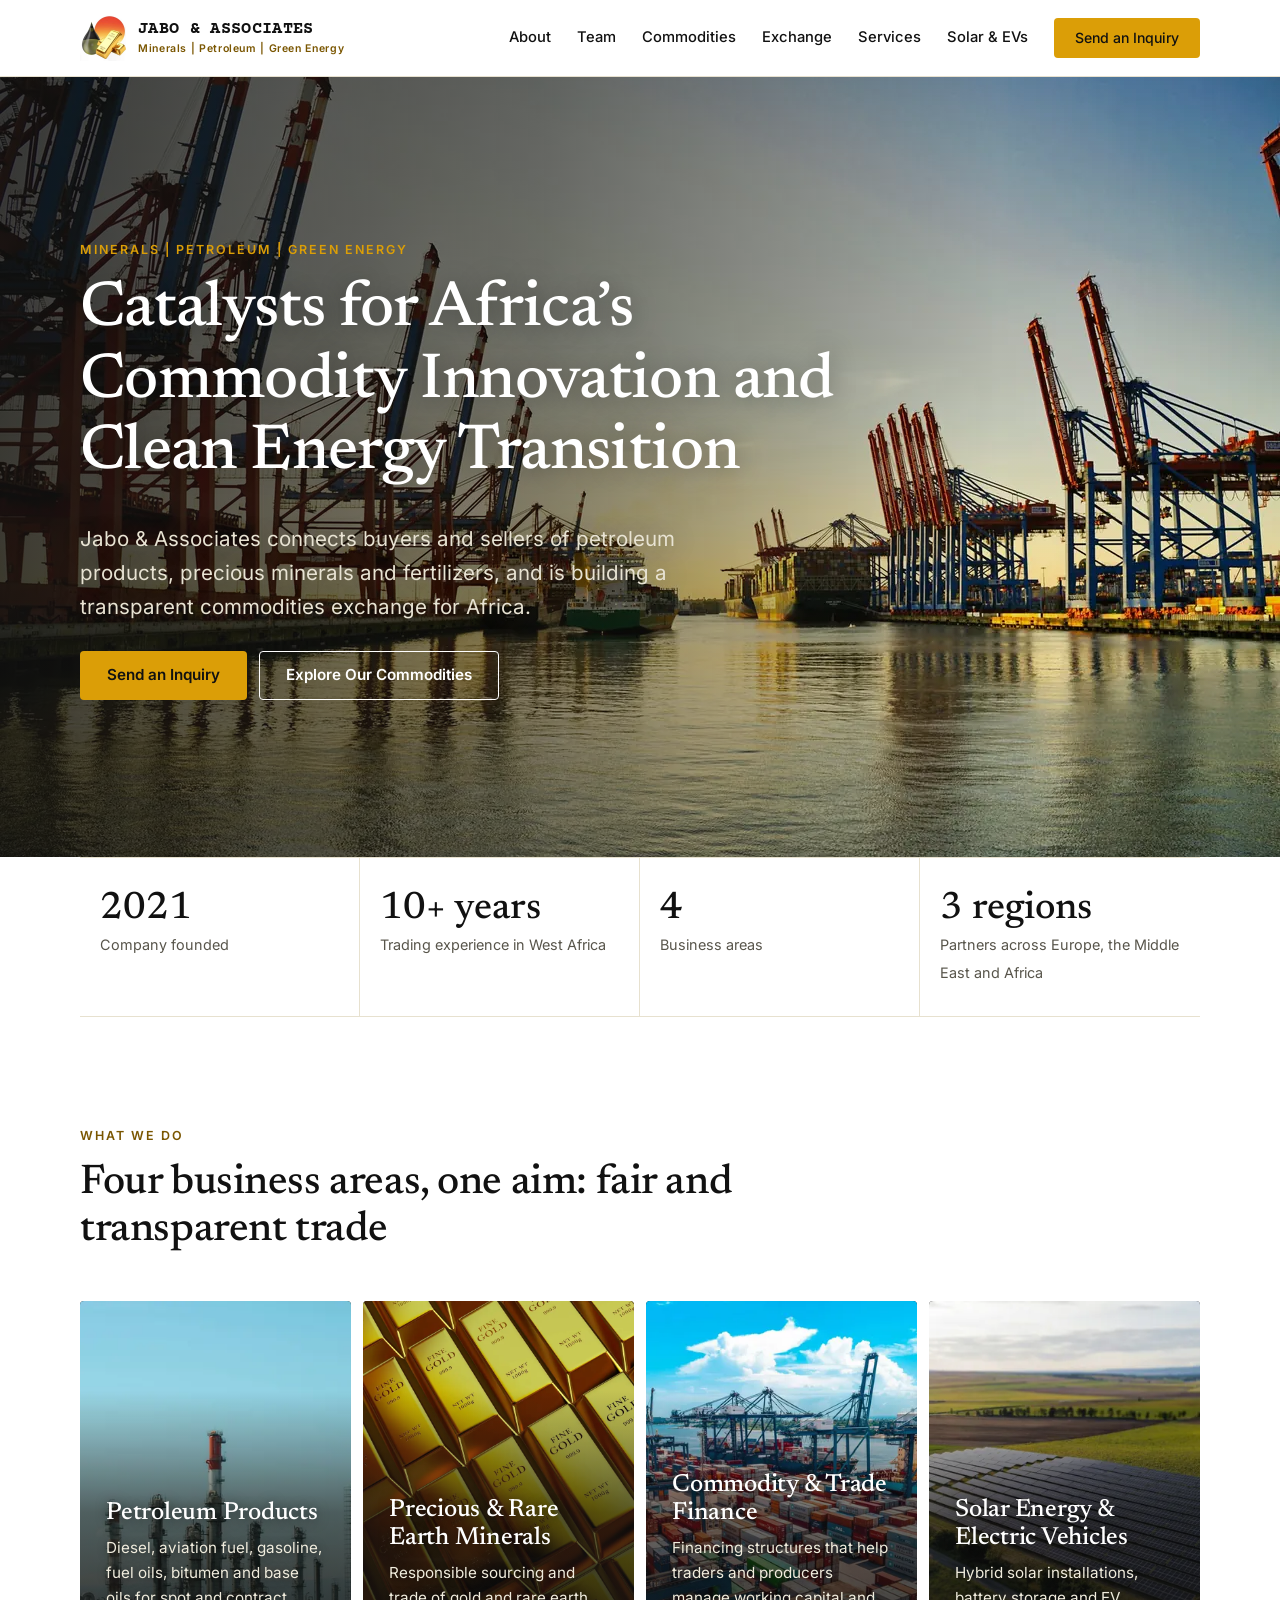
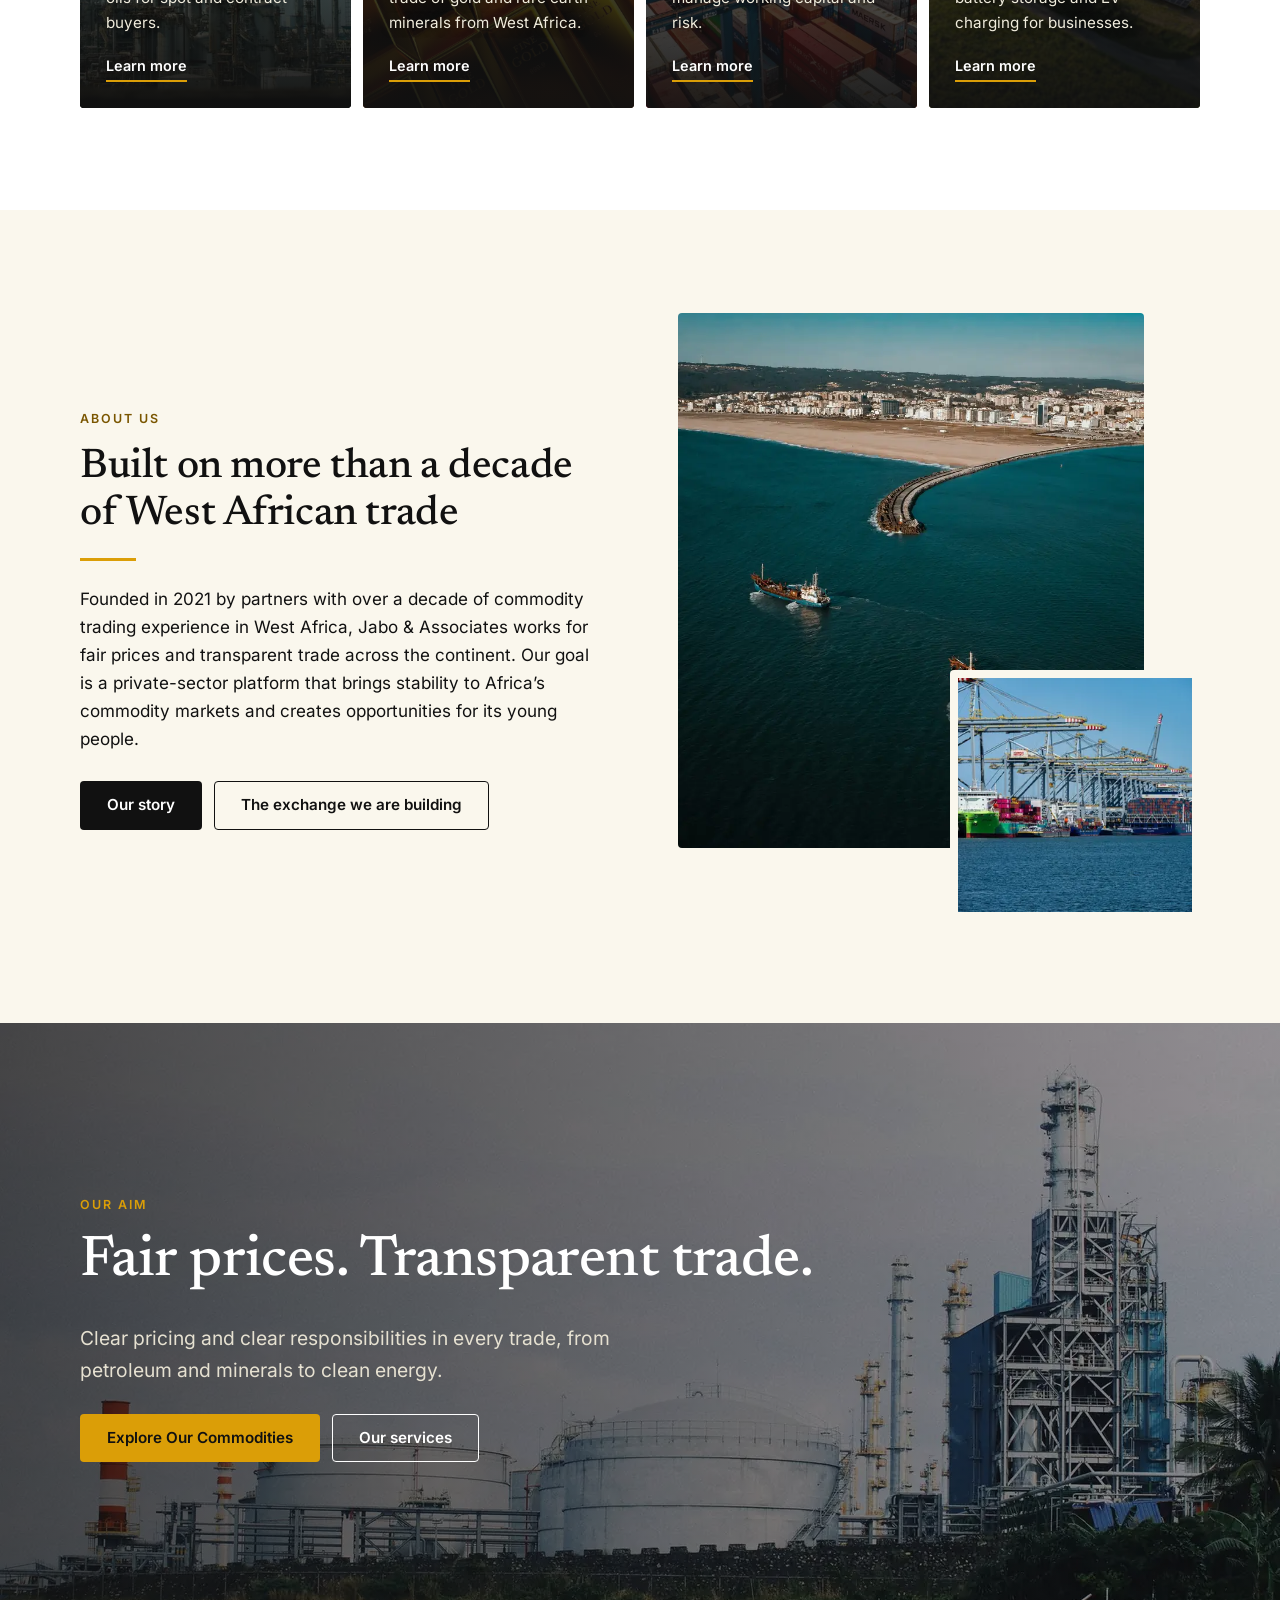
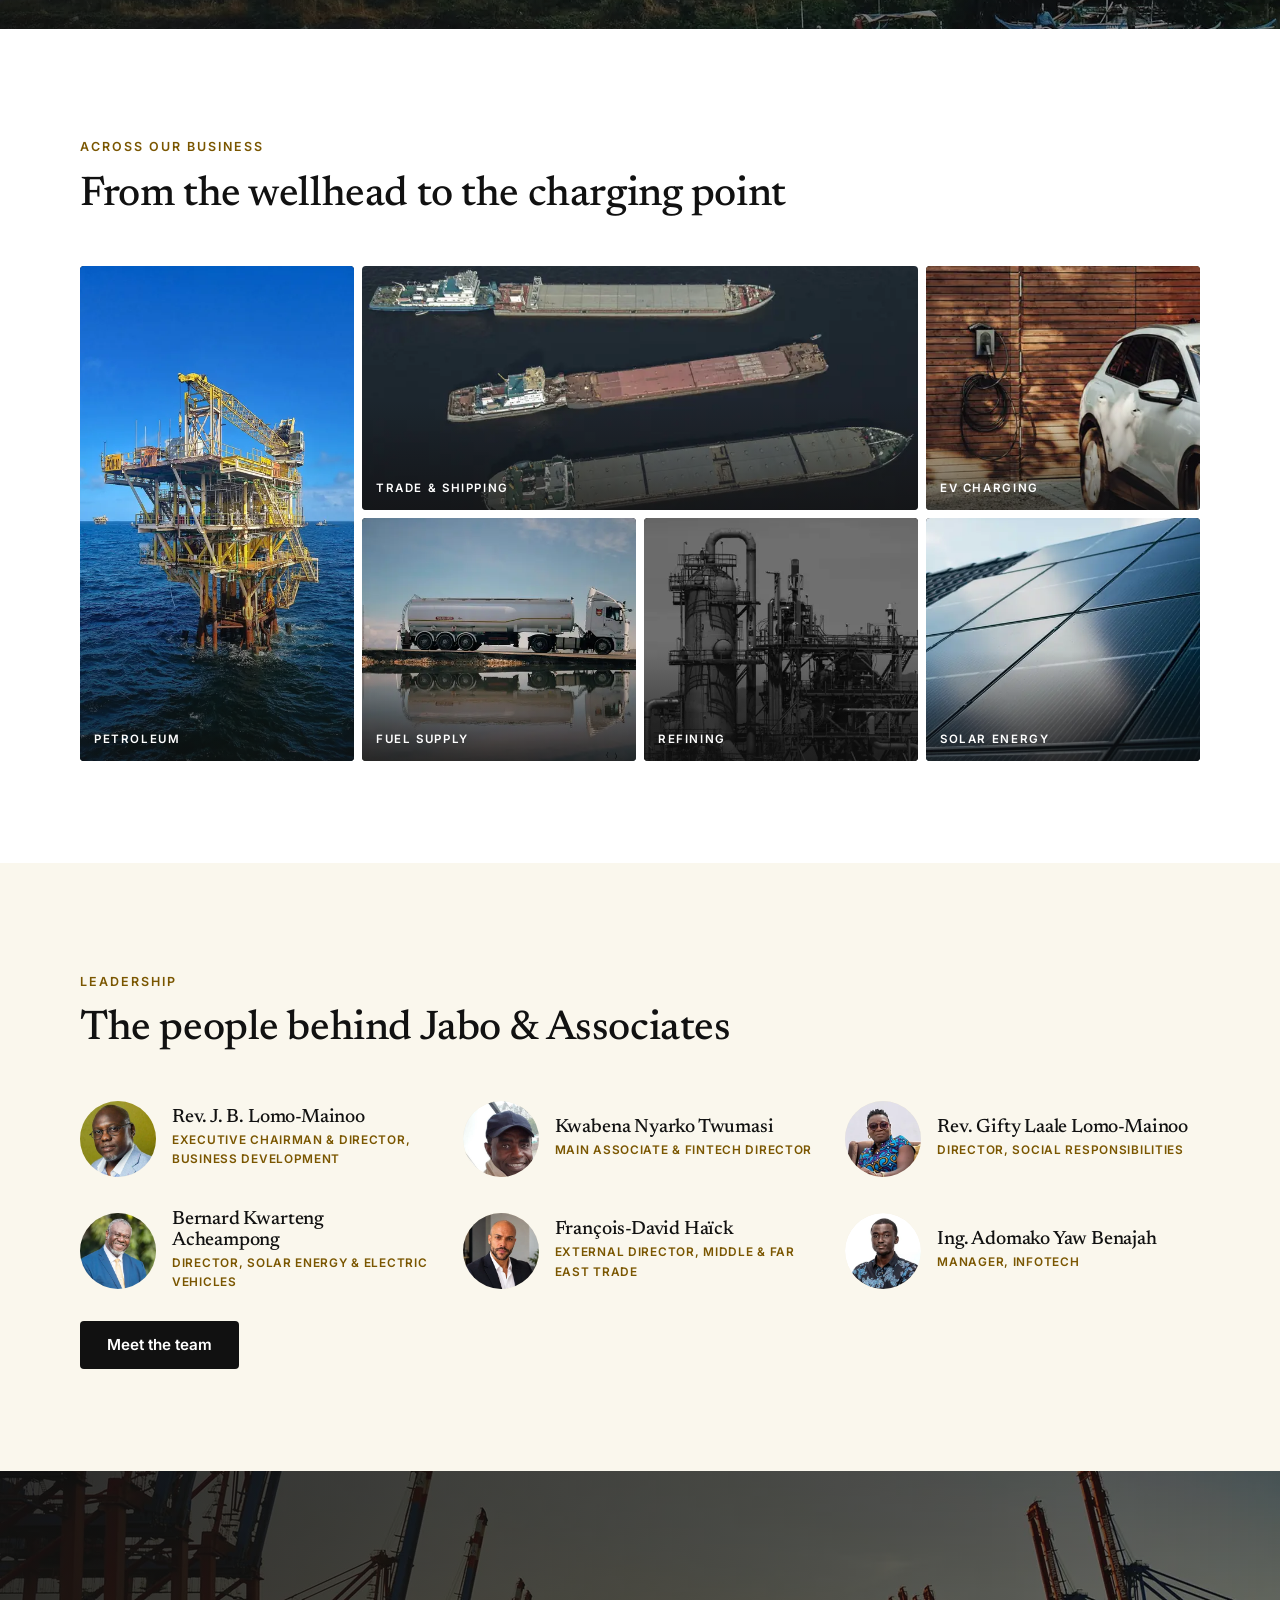
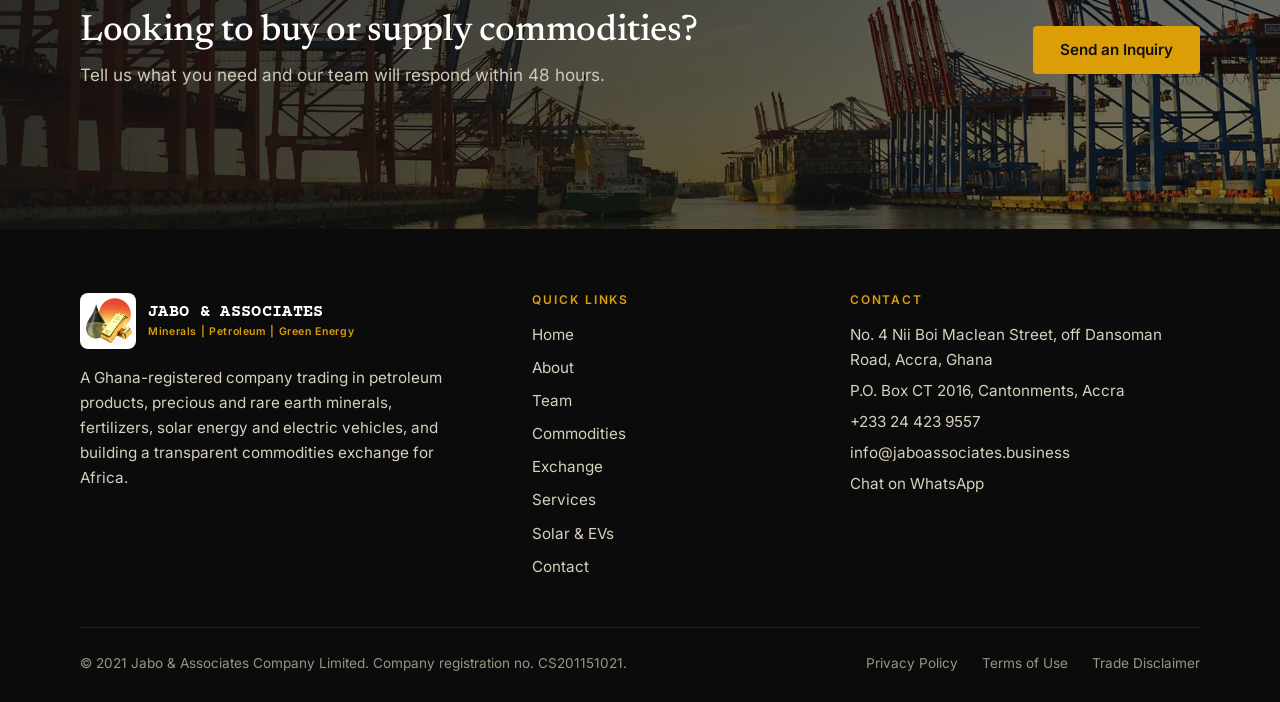
<file: site/index.html>
<!doctype html>
<html lang="en">
<head>
  <meta charset="utf-8">
  <meta name="viewport" content="width=device-width, initial-scale=1">
  <title>Jabo &amp; Associates | Minerals | Petroleum | Green Energy</title>
  <meta name="description" content="Jabo &amp; Associates connects buyers and sellers of petroleum products, precious minerals and fertilizers, and is building a transparent commodities exchange for Africa.">
  <link rel="canonical" href="https://jaboassociates.business/">
  <meta name="theme-color" content="#111111">
  <meta property="og:type" content="website">
  <meta property="og:site_name" content="Jabo &amp; Associates">
  <meta property="og:title" content="Jabo &amp; Associates | Minerals | Petroleum | Green Energy">
  <meta property="og:description" content="Jabo &amp; Associates connects buyers and sellers of petroleum products, precious minerals and fertilizers, and is building a transparent commodities exchange for Africa.">
  <meta property="og:url" content="https://jaboassociates.business/">
  <meta property="og:image" content="https://jaboassociates.business/images/og.jpg">
  <meta name="twitter:card" content="summary_large_image">
  <meta name="twitter:title" content="Jabo &amp; Associates | Minerals | Petroleum | Green Energy">
  <meta name="twitter:description" content="Jabo &amp; Associates connects buyers and sellers of petroleum products, precious minerals and fertilizers, and is building a transparent commodities exchange for Africa.">
  <meta name="twitter:image" content="https://jaboassociates.business/images/og.jpg">
  <link rel="icon" href="favicon.ico" sizes="any">
  <link rel="icon" type="image/png" sizes="32x32" href="images/favicon-32.png">
  <link rel="icon" type="image/png" sizes="16x16" href="images/favicon-16.png">
  <link rel="apple-touch-icon" sizes="180x180" href="images/apple-touch-icon.png">
  <link rel="preload" href="fonts/newsreader-latin-wght-normal.woff2" as="font" type="font/woff2" crossorigin>
  <link rel="preload" href="fonts/inter-latin-wght-normal.woff2" as="font" type="font/woff2" crossorigin>
  <link rel="stylesheet" href="css/styles.css">
  <script type="application/ld+json">
  {"@context":"https://schema.org","@type":"Organization","name":"Jabo &amp; Associates Company Limited","url":"https://jaboassociates.business","logo":"https://jaboassociates.business/images/apple-touch-icon.png","telephone":"+233244239557","address":{"@type":"PostalAddress","streetAddress":"No. 4 Nii Boi Maclean Street, off Dansoman Road","addressLocality":"Accra","addressCountry":"GH"}}
  </script>
  <script src="js/main.js" defer></script>
</head>
<body>
  <a class="skip" href="#main">Skip to content</a>
<header class="site-header">
  <div class="container header-inner">
    <a class="brand" href="index.html" aria-label="Jabo &amp; Associates home">
      <img src="images/logo-mark.webp" alt="" width="46" height="46">
      <span class="brand-text">
        <span class="brand-name">Jabo &amp; Associates</span>
        <span class="brand-tag">Minerals | Petroleum | Green Energy</span>
      </span>
    </a>
    <button class="menu-toggle" type="button" aria-expanded="false" aria-controls="site-nav">Menu</button>
    <nav class="nav" id="site-nav" aria-label="Main" data-open="false">
        <a href="about.html">About</a>
        <a href="team.html">Team</a>
        <a href="products.html">Commodities</a>
        <a href="exchange.html">Exchange</a>
        <a href="services.html">Services</a>
        <a href="solar-ev.html">Solar &amp; EVs</a>
        <a class="btn btn--gold" href="contact.html">Send an Inquiry</a>
    </nav>
  </div>
</header>
  <main id="main">
    <section class="hero">
      <div class="hero-bg">
        <img src="images/hero-port-1280.webp" srcset="images/hero-port-480.webp 480w, images/hero-port-800.webp 800w, images/hero-port-1280.webp 1280w, images/hero-port-1920.webp 1920w" sizes="100vw" width="1280" height="853" alt="" loading="eager" fetchpriority="high" decoding="async" style="object-position: 60% center">
      </div>
      <div class="container">
        <div class="hero-inner">
          <span class="eyebrow">Minerals | Petroleum | Green Energy</span>
          <h1>Catalysts for Africa’s Commodity Innovation and Clean Energy Transition</h1>
          <p class="lead">
            Jabo &amp; Associates connects buyers and sellers of petroleum products, precious minerals and fertilizers, and is building a transparent commodities exchange for Africa.
          </p>
          <div class="btn-row">
            <a class="btn btn--gold" href="contact.html">Send an Inquiry</a>
            <a class="btn btn--outline" href="products.html">Explore Our Commodities</a>
          </div>
        </div>
      </div>
    </section>

    <div class="container">
      <div class="stats">
      <div class="stat"><strong>2021</strong><span>Company founded</span></div>
      <div class="stat"><strong>10+ years</strong><span>Trading experience in West Africa</span></div>
      <div class="stat"><strong>4</strong><span>Business areas</span></div>
      <div class="stat"><strong>3 regions</strong><span>Partners across Europe, the Middle East and Africa</span></div>
      </div>
    </div>

    <section class="section">
      <div class="container">
        <div class="section-head">
          <span class="eyebrow">What we do</span>
          <h2>Four business areas, one aim: fair and transparent trade</h2>
        </div>
        <div class="tiles">
          <a class="tile" href="products.html">
            <img src="images/petroleum-refinery-1280.webp" srcset="images/petroleum-refinery-480.webp 480w, images/petroleum-refinery-800.webp 800w, images/petroleum-refinery-1280.webp 1280w, images/petroleum-refinery-1920.webp 1920w" sizes="(max-width: 520px) 100vw, (max-width: 980px) 100vw, 50vw" width="1280" height="853" alt="" loading="lazy" decoding="async" style="object-position: center">
            <div class="tile-body">
              <h3>Petroleum Products</h3>
              <p>Diesel, aviation fuel, gasoline, fuel oils, bitumen and base oils for spot and contract buyers.</p>
              <span class="more">Learn more</span>
            </div>
          </a>
          <a class="tile" href="products.html#minerals">
            <img src="images/gold-bars-1280.webp" srcset="images/gold-bars-480.webp 480w, images/gold-bars-800.webp 800w, images/gold-bars-1280.webp 1280w, images/gold-bars-1600.webp 1600w" sizes="(max-width: 520px) 100vw, (max-width: 980px) 100vw, 50vw" width="1280" height="1920" alt="" loading="lazy" decoding="async" style="object-position: center 35%">
            <div class="tile-body">
              <h3>Precious &amp; Rare Earth Minerals</h3>
              <p>Responsible sourcing and trade of gold and rare earth minerals from West Africa.</p>
              <span class="more">Learn more</span>
            </div>
          </a>
          <a class="tile" href="services.html">
            <img src="images/containers-1280.webp" srcset="images/containers-480.webp 480w, images/containers-800.webp 800w, images/containers-1280.webp 1280w, images/containers-1920.webp 1920w" sizes="(max-width: 520px) 100vw, (max-width: 980px) 100vw, 50vw" width="1280" height="853" alt="" loading="lazy" decoding="async" style="object-position: center">
            <div class="tile-body">
              <h3>Commodity &amp; Trade Finance</h3>
              <p>Financing structures that help traders and producers manage working capital and risk.</p>
              <span class="more">Learn more</span>
            </div>
          </a>
          <a class="tile" href="solar-ev.html">
            <img src="images/solar-farm-1280.webp" srcset="images/solar-farm-480.webp 480w, images/solar-farm-800.webp 800w, images/solar-farm-1280.webp 1280w, images/solar-farm-1920.webp 1920w" sizes="(max-width: 520px) 100vw, (max-width: 980px) 100vw, 50vw" width="1280" height="853" alt="" loading="lazy" decoding="async" style="object-position: center">
            <div class="tile-body">
              <h3>Solar Energy &amp; Electric Vehicles</h3>
              <p>Hybrid solar installations, battery storage and EV charging for businesses.</p>
              <span class="more">Learn more</span>
            </div>
          </a>
        </div>
      </div>
    </section>

    <section class="section section--cream">
      <div class="container split">
        <div>
          <span class="eyebrow">About us</span>
          <h2>Built on more than a decade of West African trade</h2>
          <hr class="rule">
          <p>
            Founded in 2021 by partners with over a decade of commodity trading experience in West Africa, Jabo &amp; Associates works for fair prices and transparent trade across the continent. Our goal is a private-sector platform that brings stability to Africa’s commodity markets and creates opportunities for its young people.
          </p>
          <div class="btn-row">
            <a class="btn btn--dark" href="about.html">Our story</a>
            <a class="btn btn--outline" href="exchange.html">The exchange we are building</a>
          </div>
        </div>
        <div class="collage">
          <div class="main"><img src="images/tankers-aerial-1280.webp" srcset="images/tankers-aerial-480.webp 480w, images/tankers-aerial-800.webp 800w, images/tankers-aerial-1280.webp 1280w, images/tankers-aerial-1897.webp 1897w" sizes="(max-width: 860px) 90vw, 45vw" width="1280" height="1619" alt="Aerial view of tankers at sea" loading="lazy" decoding="async"></div>
          <div class="accent"><img src="images/port-cranes-1280.webp" srcset="images/port-cranes-480.webp 480w, images/port-cranes-800.webp 800w, images/port-cranes-1280.webp 1280w, images/port-cranes-1920.webp 1920w" sizes="(max-width: 860px) 45vw, 22vw" width="1280" height="853" alt="Port cranes loading a ship" loading="lazy" decoding="async"></div>
        </div>
      </div>
    </section>

    <section class="section--photo soft band">
      <img class="band-bg" src="images/refinery-tanks-1280.webp" srcset="images/refinery-tanks-480.webp 480w, images/refinery-tanks-800.webp 800w, images/refinery-tanks-1280.webp 1280w, images/refinery-tanks-1920.webp 1920w" sizes="100vw" width="1280" height="853" alt="" loading="lazy" decoding="async">
      <div class="container">
        <span class="eyebrow">Our aim</span>
        <h2>Fair prices. Transparent trade.</h2>
        <p class="lead">Clear pricing and clear responsibilities in every trade, from petroleum and minerals to clean energy.</p>
        <div class="btn-row">
          <a class="btn btn--gold" href="products.html">Explore Our Commodities</a>
          <a class="btn btn--outline" href="services.html">Our services</a>
        </div>
      </div>
    </section>

    <section class="section">
      <div class="container">
        <div class="section-head">
          <span class="eyebrow">Across our business</span>
          <h2>From the wellhead to the charging point</h2>
        </div>
        <div class="mosaic">
          <figure class="tall">
            <img src="images/offshore-platform-1280.webp" srcset="images/offshore-platform-480.webp 480w, images/offshore-platform-800.webp 800w, images/offshore-platform-1280.webp 1280w, images/offshore-platform-1351.webp 1351w" sizes="(max-width: 760px) 50vw, 25vw" width="1280" height="2274" alt="Offshore oil platform at sea" loading="lazy" decoding="async" style="object-position: center 35%">
            <figcaption>Petroleum</figcaption>
          </figure>
          <figure class="wide">
            <img src="images/barges-1280.webp" srcset="images/barges-480.webp 480w, images/barges-800.webp 800w, images/barges-1280.webp 1280w, images/barges-1920.webp 1920w" sizes="(max-width: 760px) 100vw, 50vw" width="1280" height="720" alt="Cargo barges seen from above" loading="lazy" decoding="async" style="object-position: center">
            <figcaption>Trade &amp; shipping</figcaption>
          </figure>
          <figure>
            <img src="images/ev-home-1280.webp" srcset="images/ev-home-480.webp 480w, images/ev-home-800.webp 800w, images/ev-home-1280.webp 1280w, images/ev-home-1920.webp 1920w" sizes="(max-width: 760px) 50vw, 25vw" width="1280" height="854" alt="Electric car beside a wall charger" loading="lazy" decoding="async" style="object-position: 30% center">
            <figcaption>EV charging</figcaption>
          </figure>
          <figure>
            <img src="images/tanker-truck-1280.webp" srcset="images/tanker-truck-480.webp 480w, images/tanker-truck-800.webp 800w, images/tanker-truck-1280.webp 1280w, images/tanker-truck-1800.webp 1800w" sizes="(max-width: 760px) 50vw, 25vw" width="1280" height="1707" alt="Fuel tanker truck beside still water" loading="lazy" decoding="async" style="object-position: center 30%">
            <figcaption>Fuel supply</figcaption>
          </figure>
          <figure>
            <img src="images/refinery-bw-1280.webp" srcset="images/refinery-bw-480.webp 480w, images/refinery-bw-800.webp 800w, images/refinery-bw-1280.webp 1280w, images/refinery-bw-1920.webp 1920w" sizes="(max-width: 760px) 50vw, 25vw" width="1280" height="1024" alt="Refinery towers in black and white" loading="lazy" decoding="async" style="object-position: 25% center">
            <figcaption>Refining</figcaption>
          </figure>
          <figure>
            <img src="images/solar-closeup-1280.webp" srcset="images/solar-closeup-480.webp 480w, images/solar-closeup-800.webp 800w, images/solar-closeup-1280.webp 1280w, images/solar-closeup-1600.webp 1600w" sizes="(max-width: 760px) 50vw, 25vw" width="1280" height="1920" alt="Close view of solar panels" loading="lazy" decoding="async" style="object-position: center 35%">
            <figcaption>Solar energy</figcaption>
          </figure>
        </div>
      </div>
    </section>

    <section class="section section--cream">
      <div class="container">
        <div class="section-head">
          <span class="eyebrow">Leadership</span>
          <h2>The people behind Jabo &amp; Associates</h2>
        </div>
        <div class="people">
          <div class="person">
            <span class="avatar"><img src="images/team/rev-jb-250.webp" width="250" height="250" alt="" loading="lazy" decoding="async"></span>
            <div>
              <h3>Rev. J. B. Lomo-Mainoo</h3>
              <p class="team-title">Executive Chairman &amp; Director, Business Development</p>
            </div>
          </div>
          <div class="person">
            <span class="avatar"><img src="images/team/twumasi-250.webp" width="250" height="250" alt="" loading="lazy" decoding="async"></span>
            <div>
              <h3>Kwabena Nyarko Twumasi</h3>
              <p class="team-title">Main Associate &amp; Fintech Director</p>
            </div>
          </div>
          <div class="person">
            <span class="avatar"><img src="images/team/rev-gifty-250.webp" width="250" height="250" alt="" loading="lazy" decoding="async"></span>
            <div>
              <h3>Rev. Gifty Laale Lomo-Mainoo</h3>
              <p class="team-title">Director, Social Responsibilities</p>
            </div>
          </div>
          <div class="person">
            <span class="avatar"><img src="images/team/bernard-250.webp" width="250" height="250" alt="" loading="lazy" decoding="async"></span>
            <div>
              <h3>Bernard Kwarteng Acheampong</h3>
              <p class="team-title">Director, Solar Energy &amp; Electric Vehicles</p>
            </div>
          </div>
          <div class="person">
            <span class="avatar"><img src="images/team/david-250.webp" width="250" height="250" alt="" loading="lazy" decoding="async"></span>
            <div>
              <h3>François-David Haïck</h3>
              <p class="team-title">External Director, Middle &amp; Far East Trade</p>
            </div>
          </div>
          <div class="person">
            <span class="avatar"><img src="images/team/adomako-250.webp" width="250" height="250" alt="" loading="lazy" decoding="async"></span>
            <div>
              <h3>Ing. Adomako Yaw Benajah</h3>
              <p class="team-title">Manager, Infotech</p>
            </div>
          </div>
        </div>
        <div class="btn-row"><a class="btn btn--dark" href="team.html">Meet the team</a></div>
      </div>
    </section>

    <section class="cta-band cta-band--photo">
      <img class="band-bg" src="images/hero-port-1280.webp" srcset="images/hero-port-480.webp 480w, images/hero-port-800.webp 800w, images/hero-port-1280.webp 1280w, images/hero-port-1920.webp 1920w" sizes="100vw" width="1280" height="853" alt="" loading="lazy" decoding="async">
      <div class="container cta-inner">
        <div>
          <h2>Looking to buy or supply commodities?</h2>
          <p>Tell us what you need and our team will respond within 48 hours.</p>
        </div>
        <a class="btn btn--gold" href="contact.html">Send an Inquiry</a>
      </div>
    </section>
  </main>
<footer class="site-footer">
  <div class="container">
    <div class="footer-grid">
      <div>
        <div class="footer-brand">
          <div class="logo-tile"><img src="images/logo-mark.webp" alt="" width="48" height="48"></div>
          <div class="brand-text">
            <span class="brand-name">Jabo &amp; Associates</span>
            <span class="brand-tag">Minerals | Petroleum | Green Energy</span>
          </div>
        </div>
        <p style="max-width: 380px">
          A Ghana-registered company trading in petroleum products, precious and rare earth minerals, fertilizers, solar energy and electric vehicles, and building a transparent commodities exchange for Africa.
        </p>
      </div>
      <div>
        <h4>Quick links</h4>
        <ul>
          <li><a href="index.html">Home</a></li>
          <li><a href="about.html">About</a></li>
          <li><a href="team.html">Team</a></li>
          <li><a href="products.html">Commodities</a></li>
          <li><a href="exchange.html">Exchange</a></li>
          <li><a href="services.html">Services</a></li>
          <li><a href="solar-ev.html">Solar &amp; EVs</a></li>
          <li><a href="contact.html">Contact</a></li>
        </ul>
      </div>
      <div>
        <h4>Contact</h4>
        <address>
          <span>No. 4 Nii Boi Maclean Street, off Dansoman Road, Accra, Ghana</span>
          <span>P.O. Box CT 2016, Cantonments, Accra</span>
          <a href="tel:+233244239557">+233 24 423 9557</a>
          <a href="mailto:info@jaboassociates.business">info@jaboassociates.business</a>
          <a href="https://wa.me/233244239557?text=Hello%20Jabo%20%26%20Associates%2C%20I%20would%20like%20to%20make%20an%20inquiry." target="_blank" rel="noopener">Chat on WhatsApp</a>
        </address>
      </div>
    </div>
    <div class="footer-bottom">
      <span>&copy; 2021 Jabo &amp; Associates Company Limited. Company registration no. CS201151021.</span>
      <ul>
        <li><a href="privacy.html">Privacy Policy</a></li>
        <li><a href="terms.html">Terms of Use</a></li>
        <li><a href="disclaimer.html">Trade Disclaimer</a></li>
      </ul>
    </div>
  </div>
</footer>
  <a class="wa-float" href="https://wa.me/233244239557?text=Hello%20Jabo%20%26%20Associates%2C%20I%20would%20like%20to%20make%20an%20inquiry." target="_blank" rel="noopener" aria-label="Chat with us on WhatsApp">
    <svg viewBox="0 0 32 32" fill="currentColor" aria-hidden="true"><path d="M16.02 3C8.83 3 3 8.83 3 16.02c0 2.3.6 4.55 1.75 6.53L3 29l6.62-1.73a13 13 0 0 0 6.4 1.64h.01C23.2 28.91 29 23.08 29 15.9 29 12.5 27.67 9.3 25.26 6.9A12.9 12.9 0 0 0 16.02 3Zm0 23.7h-.01a10.8 10.8 0 0 1-5.5-1.5l-.4-.23-3.93 1.03 1.05-3.83-.26-.4a10.7 10.7 0 0 1-1.65-5.75c0-5.95 4.85-10.8 10.82-10.8 2.88 0 5.6 1.13 7.63 3.17a10.7 10.7 0 0 1 3.16 7.64c0 5.96-4.86 10.67-10.9 10.67Zm5.93-8.1c-.33-.16-1.93-.95-2.23-1.06-.3-.11-.52-.16-.74.17-.22.32-.85 1.06-1.04 1.28-.19.22-.38.24-.7.08-.33-.16-1.38-.51-2.63-1.62-.97-.87-1.63-1.94-1.82-2.27-.19-.33-.02-.5.14-.66.15-.15.33-.38.49-.57.16-.19.22-.33.33-.55.11-.22.05-.41-.03-.57-.08-.16-.74-1.78-1.01-2.44-.27-.64-.54-.55-.74-.56h-.63c-.22 0-.57.08-.87.41-.3.33-1.14 1.11-1.14 2.72 0 1.6 1.17 3.15 1.33 3.37.16.22 2.3 3.5 5.56 4.91.78.33 1.38.53 1.85.68.78.25 1.49.21 2.05.13.63-.09 1.93-.79 2.2-1.55.27-.76.27-1.41.19-1.55-.08-.14-.3-.22-.63-.38Z"/></svg>
  </a>
</body>
</html>
</file>
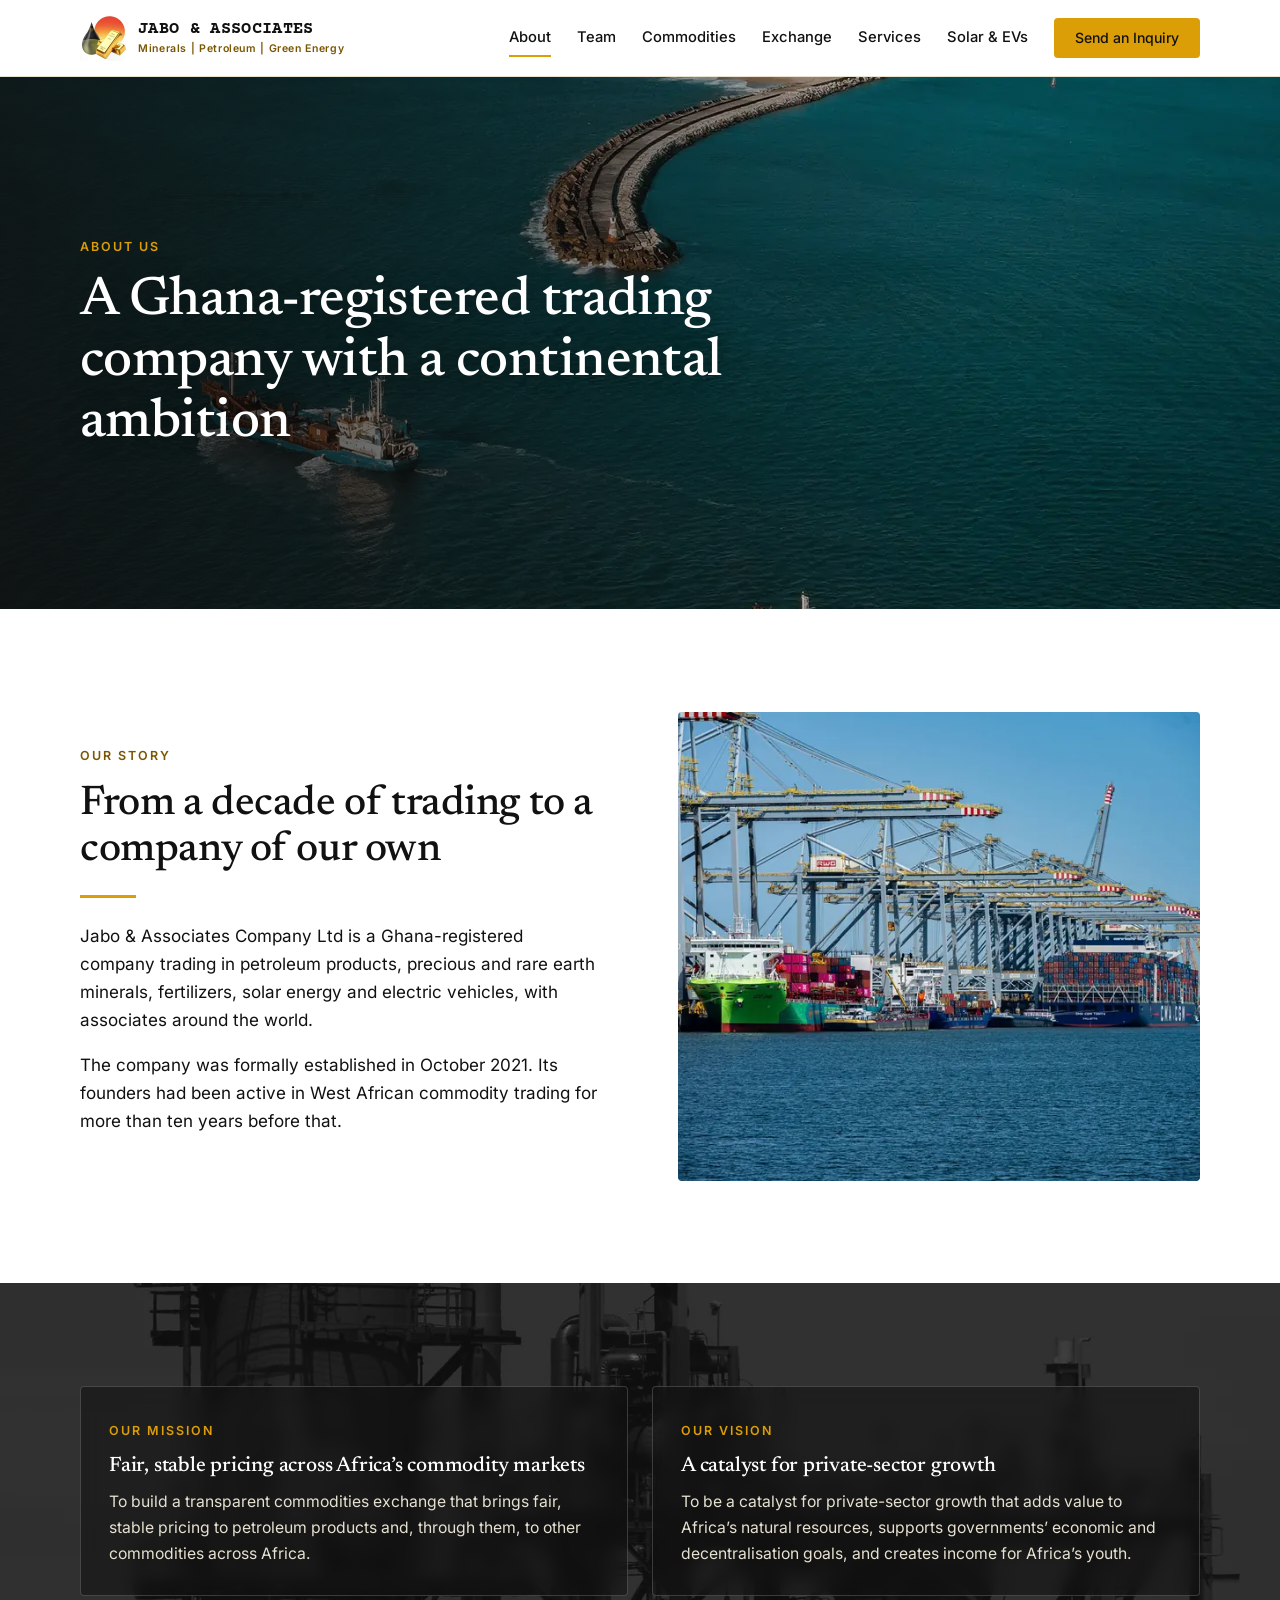
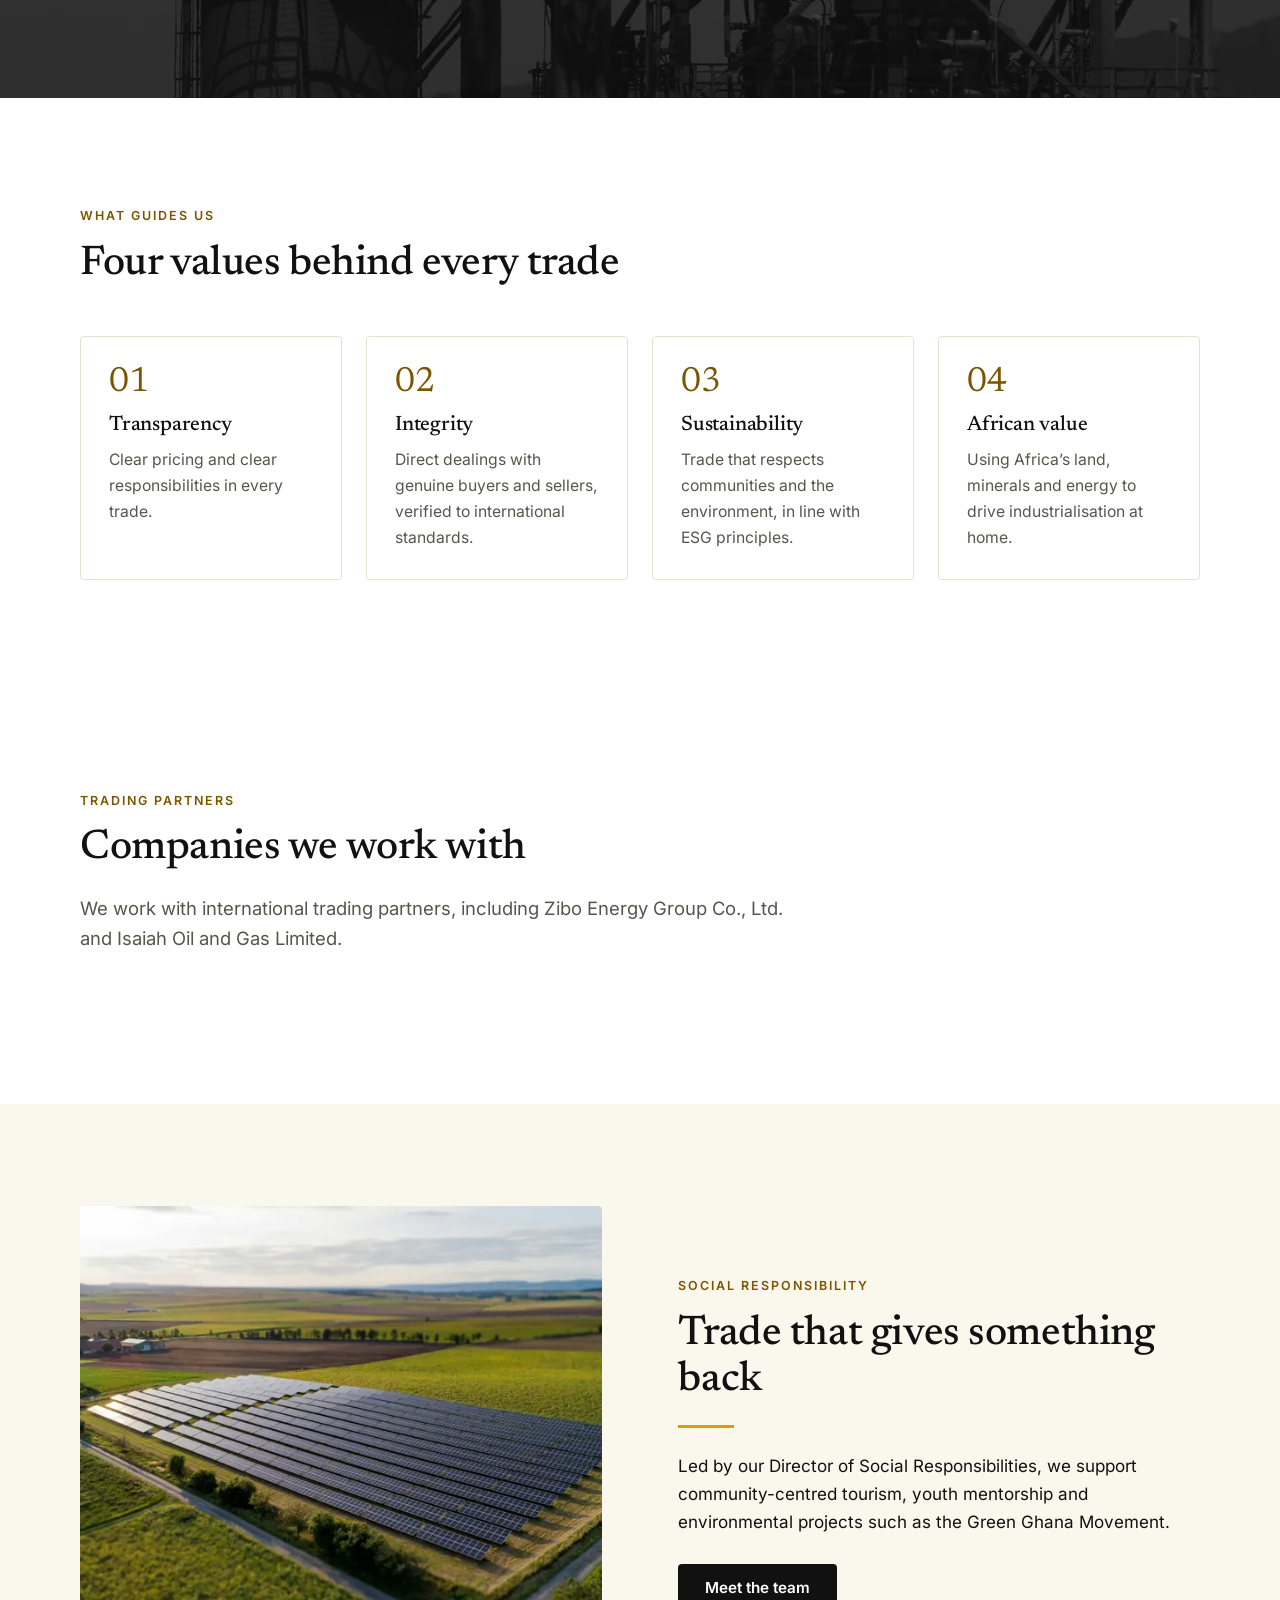
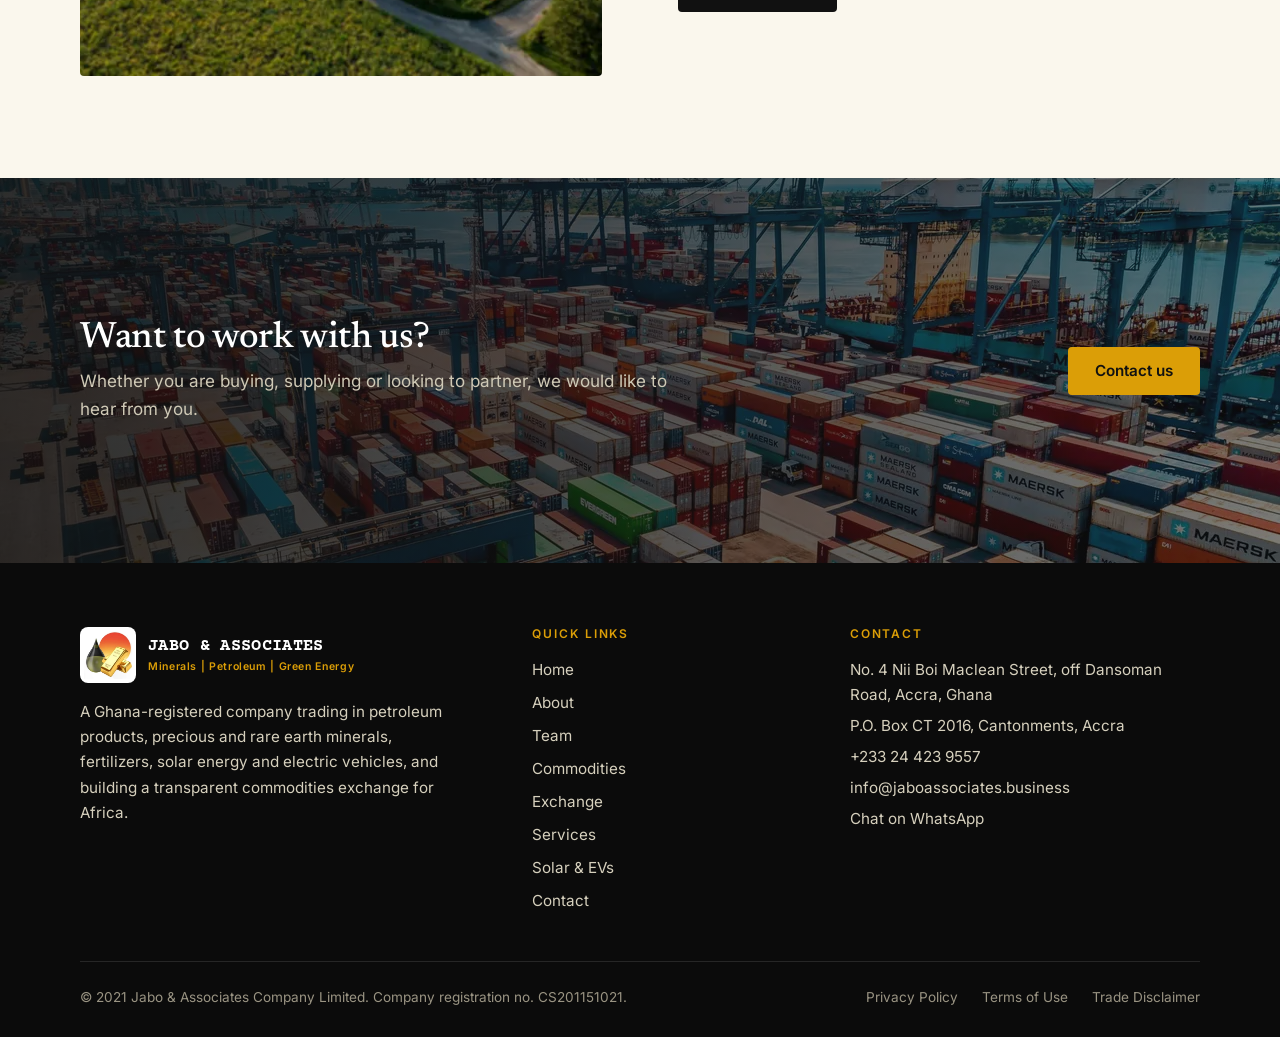
<file: site/about.html>
<!doctype html>
<html lang="en">
<head>
  <meta charset="utf-8">
  <meta name="viewport" content="width=device-width, initial-scale=1">
  <title>About | Jabo &amp; Associates</title>
  <meta name="description" content="Jabo &amp; Associates is a Ghana-registered commodities company founded in 2021 by partners with over a decade of West African trading experience.">
  <link rel="canonical" href="https://jaboassociates.business/about.html">
  <meta name="theme-color" content="#111111">
  <meta property="og:type" content="website">
  <meta property="og:site_name" content="Jabo &amp; Associates">
  <meta property="og:title" content="About | Jabo &amp; Associates">
  <meta property="og:description" content="Jabo &amp; Associates is a Ghana-registered commodities company founded in 2021 by partners with over a decade of West African trading experience.">
  <meta property="og:url" content="https://jaboassociates.business/about.html">
  <meta property="og:image" content="https://jaboassociates.business/images/og.jpg">
  <meta name="twitter:card" content="summary_large_image">
  <meta name="twitter:title" content="About | Jabo &amp; Associates">
  <meta name="twitter:description" content="Jabo &amp; Associates is a Ghana-registered commodities company founded in 2021 by partners with over a decade of West African trading experience.">
  <meta name="twitter:image" content="https://jaboassociates.business/images/og.jpg">
  <link rel="icon" href="favicon.ico" sizes="any">
  <link rel="icon" type="image/png" sizes="32x32" href="images/favicon-32.png">
  <link rel="icon" type="image/png" sizes="16x16" href="images/favicon-16.png">
  <link rel="apple-touch-icon" sizes="180x180" href="images/apple-touch-icon.png">
  <link rel="preload" href="fonts/newsreader-latin-wght-normal.woff2" as="font" type="font/woff2" crossorigin>
  <link rel="preload" href="fonts/inter-latin-wght-normal.woff2" as="font" type="font/woff2" crossorigin>
  <link rel="stylesheet" href="css/styles.css">
  <script src="js/main.js" defer></script>
</head>
<body>
  <a class="skip" href="#main">Skip to content</a>
<header class="site-header">
  <div class="container header-inner">
    <a class="brand" href="index.html" aria-label="Jabo &amp; Associates home">
      <img src="images/logo-mark.webp" alt="" width="46" height="46">
      <span class="brand-text">
        <span class="brand-name">Jabo &amp; Associates</span>
        <span class="brand-tag">Minerals | Petroleum | Green Energy</span>
      </span>
    </a>
    <button class="menu-toggle" type="button" aria-expanded="false" aria-controls="site-nav">Menu</button>
    <nav class="nav" id="site-nav" aria-label="Main" data-open="false">
        <a href="about.html" aria-current="page">About</a>
        <a href="team.html">Team</a>
        <a href="products.html">Commodities</a>
        <a href="exchange.html">Exchange</a>
        <a href="services.html">Services</a>
        <a href="solar-ev.html">Solar &amp; EVs</a>
        <a class="btn btn--gold" href="contact.html">Send an Inquiry</a>
    </nav>
  </div>
</header>
  <main id="main">
    <section class="page-hero">
      <div class="page-hero-bg">
        <img src="images/tankers-aerial-1280.webp" srcset="images/tankers-aerial-480.webp 480w, images/tankers-aerial-800.webp 800w, images/tankers-aerial-1280.webp 1280w, images/tankers-aerial-1897.webp 1897w" sizes="100vw" width="1280" height="1619" alt="" loading="eager" fetchpriority="high" decoding="async" style="object-position: center 45%">
      </div>
      <div class="container">
        <div class="page-hero-inner">
          <span class="eyebrow">About us</span>
          <h1>A Ghana-registered trading company with a continental ambition</h1>
        </div>
      </div>
    </section>

    <section class="section">
      <div class="container split">
        <div>
          <span class="eyebrow">Our story</span>
          <h2>From a decade of trading to a company of our own</h2>
          <hr class="rule">
          <p>
            Jabo &amp; Associates Company Ltd is a Ghana-registered company trading in petroleum products, precious and rare earth minerals, fertilizers, solar energy and electric vehicles, with associates around the world.
          </p>
          <p>
            The company was formally established in October 2021. Its founders had been active in West African commodity trading for more than ten years before that.
          </p>
        </div>
        <div class="split-media">
          <img src="images/port-cranes-1280.webp" srcset="images/port-cranes-480.webp 480w, images/port-cranes-800.webp 800w, images/port-cranes-1280.webp 1280w, images/port-cranes-1920.webp 1920w" sizes="(max-width: 860px) 100vw, 50vw" width="1280" height="853" alt="Port cranes loading a ship at sunset" loading="lazy" decoding="async">
        </div>
      </div>
    </section>

    <section class="section section--photo">
      <img class="band-bg" src="images/refinery-bw-1280.webp" srcset="images/refinery-bw-480.webp 480w, images/refinery-bw-800.webp 800w, images/refinery-bw-1280.webp 1280w, images/refinery-bw-1920.webp 1920w" sizes="100vw" width="1280" height="1024" alt="" loading="lazy" decoding="async">
      <div class="container grid grid-2">
        <div class="glass">
          <span class="eyebrow">Our mission</span>
          <h3>Fair, stable pricing across Africa’s commodity markets</h3>
          <p>To build a transparent commodities exchange that brings fair, stable pricing to petroleum products and, through them, to other commodities across Africa.</p>
        </div>
        <div class="glass">
          <span class="eyebrow">Our vision</span>
          <h3>A catalyst for private-sector growth</h3>
          <p>To be a catalyst for private-sector growth that adds value to Africa’s natural resources, supports governments’ economic and decentralisation goals, and creates income for Africa’s youth.</p>
        </div>
      </div>
    </section>

    <section class="section">
      <div class="container">
        <div class="section-head">
          <span class="eyebrow">What guides us</span>
          <h2>Four values behind every trade</h2>
        </div>
        <div class="grid grid-4">
          <div class="card card--plain">
            <span class="num">01</span>
            <h3>Transparency</h3>
            <p>Clear pricing and clear responsibilities in every trade.</p>
          </div>
          <div class="card card--plain">
            <span class="num">02</span>
            <h3>Integrity</h3>
            <p>Direct dealings with genuine buyers and sellers, verified to international standards.</p>
          </div>
          <div class="card card--plain">
            <span class="num">03</span>
            <h3>Sustainability</h3>
            <p>Trade that respects communities and the environment, in line with ESG principles.</p>
          </div>
          <div class="card card--plain">
            <span class="num">04</span>
            <h3>African value</h3>
            <p>Using Africa’s land, minerals and energy to drive industrialisation at home.</p>
          </div>
        </div>
      </div>
    </section>

    <section class="section">
      <div class="container">
        <div class="section-head">
          <span class="eyebrow">Trading partners</span>
          <h2>Companies we work with</h2>
          <p>We work with international trading partners, including Zibo Energy Group Co., Ltd. and Isaiah Oil and Gas Limited.</p>
        </div>
      </div>
    </section>

    <section class="section section--cream">
      <div class="container split split--reverse">
        <div>
          <span class="eyebrow">Social responsibility</span>
          <h2>Trade that gives something back</h2>
          <hr class="rule">
          <p>
            Led by our Director of Social Responsibilities, we support community-centred tourism, youth mentorship and environmental projects such as the Green Ghana Movement.
          </p>
          <div class="btn-row"><a class="btn btn--dark" href="team.html">Meet the team</a></div>
        </div>
        <div class="split-media">
          <img src="images/solar-farm-1280.webp" srcset="images/solar-farm-480.webp 480w, images/solar-farm-800.webp 800w, images/solar-farm-1280.webp 1280w, images/solar-farm-1920.webp 1920w" sizes="(max-width: 860px) 100vw, 50vw" width="1280" height="853" alt="A solar farm set in green farmland" loading="lazy" decoding="async">
        </div>
      </div>
    </section>

    <section class="cta-band cta-band--photo">
      <img class="band-bg" src="images/containers-1280.webp" srcset="images/containers-480.webp 480w, images/containers-800.webp 800w, images/containers-1280.webp 1280w, images/containers-1920.webp 1920w" sizes="100vw" width="1280" height="853" alt="" loading="lazy" decoding="async">
      <div class="container cta-inner">
        <div>
          <h2>Want to work with us?</h2>
          <p>Whether you are buying, supplying or looking to partner, we would like to hear from you.</p>
        </div>
        <a class="btn btn--gold" href="contact.html">Contact us</a>
      </div>
    </section>
  </main>
<footer class="site-footer">
  <div class="container">
    <div class="footer-grid">
      <div>
        <div class="footer-brand">
          <div class="logo-tile"><img src="images/logo-mark.webp" alt="" width="48" height="48"></div>
          <div class="brand-text">
            <span class="brand-name">Jabo &amp; Associates</span>
            <span class="brand-tag">Minerals | Petroleum | Green Energy</span>
          </div>
        </div>
        <p style="max-width: 380px">
          A Ghana-registered company trading in petroleum products, precious and rare earth minerals, fertilizers, solar energy and electric vehicles, and building a transparent commodities exchange for Africa.
        </p>
      </div>
      <div>
        <h4>Quick links</h4>
        <ul>
          <li><a href="index.html">Home</a></li>
          <li><a href="about.html">About</a></li>
          <li><a href="team.html">Team</a></li>
          <li><a href="products.html">Commodities</a></li>
          <li><a href="exchange.html">Exchange</a></li>
          <li><a href="services.html">Services</a></li>
          <li><a href="solar-ev.html">Solar &amp; EVs</a></li>
          <li><a href="contact.html">Contact</a></li>
        </ul>
      </div>
      <div>
        <h4>Contact</h4>
        <address>
          <span>No. 4 Nii Boi Maclean Street, off Dansoman Road, Accra, Ghana</span>
          <span>P.O. Box CT 2016, Cantonments, Accra</span>
          <a href="tel:+233244239557">+233 24 423 9557</a>
          <a href="mailto:info@jaboassociates.business">info@jaboassociates.business</a>
          <a href="https://wa.me/233244239557?text=Hello%20Jabo%20%26%20Associates%2C%20I%20would%20like%20to%20make%20an%20inquiry." target="_blank" rel="noopener">Chat on WhatsApp</a>
        </address>
      </div>
    </div>
    <div class="footer-bottom">
      <span>&copy; 2021 Jabo &amp; Associates Company Limited. Company registration no. CS201151021.</span>
      <ul>
        <li><a href="privacy.html">Privacy Policy</a></li>
        <li><a href="terms.html">Terms of Use</a></li>
        <li><a href="disclaimer.html">Trade Disclaimer</a></li>
      </ul>
    </div>
  </div>
</footer>
  <a class="wa-float" href="https://wa.me/233244239557?text=Hello%20Jabo%20%26%20Associates%2C%20I%20would%20like%20to%20make%20an%20inquiry." target="_blank" rel="noopener" aria-label="Chat with us on WhatsApp">
    <svg viewBox="0 0 32 32" fill="currentColor" aria-hidden="true"><path d="M16.02 3C8.83 3 3 8.83 3 16.02c0 2.3.6 4.55 1.75 6.53L3 29l6.62-1.73a13 13 0 0 0 6.4 1.64h.01C23.2 28.91 29 23.08 29 15.9 29 12.5 27.67 9.3 25.26 6.9A12.9 12.9 0 0 0 16.02 3Zm0 23.7h-.01a10.8 10.8 0 0 1-5.5-1.5l-.4-.23-3.93 1.03 1.05-3.83-.26-.4a10.7 10.7 0 0 1-1.65-5.75c0-5.95 4.85-10.8 10.82-10.8 2.88 0 5.6 1.13 7.63 3.17a10.7 10.7 0 0 1 3.16 7.64c0 5.96-4.86 10.67-10.9 10.67Zm5.93-8.1c-.33-.16-1.93-.95-2.23-1.06-.3-.11-.52-.16-.74.17-.22.32-.85 1.06-1.04 1.28-.19.22-.38.24-.7.08-.33-.16-1.38-.51-2.63-1.62-.97-.87-1.63-1.94-1.82-2.27-.19-.33-.02-.5.14-.66.15-.15.33-.38.49-.57.16-.19.22-.33.33-.55.11-.22.05-.41-.03-.57-.08-.16-.74-1.78-1.01-2.44-.27-.64-.54-.55-.74-.56h-.63c-.22 0-.57.08-.87.41-.3.33-1.14 1.11-1.14 2.72 0 1.6 1.17 3.15 1.33 3.37.16.22 2.3 3.5 5.56 4.91.78.33 1.38.53 1.85.68.78.25 1.49.21 2.05.13.63-.09 1.93-.79 2.2-1.55.27-.76.27-1.41.19-1.55-.08-.14-.3-.22-.63-.38Z"/></svg>
  </a>
</body>
</html>
</file>
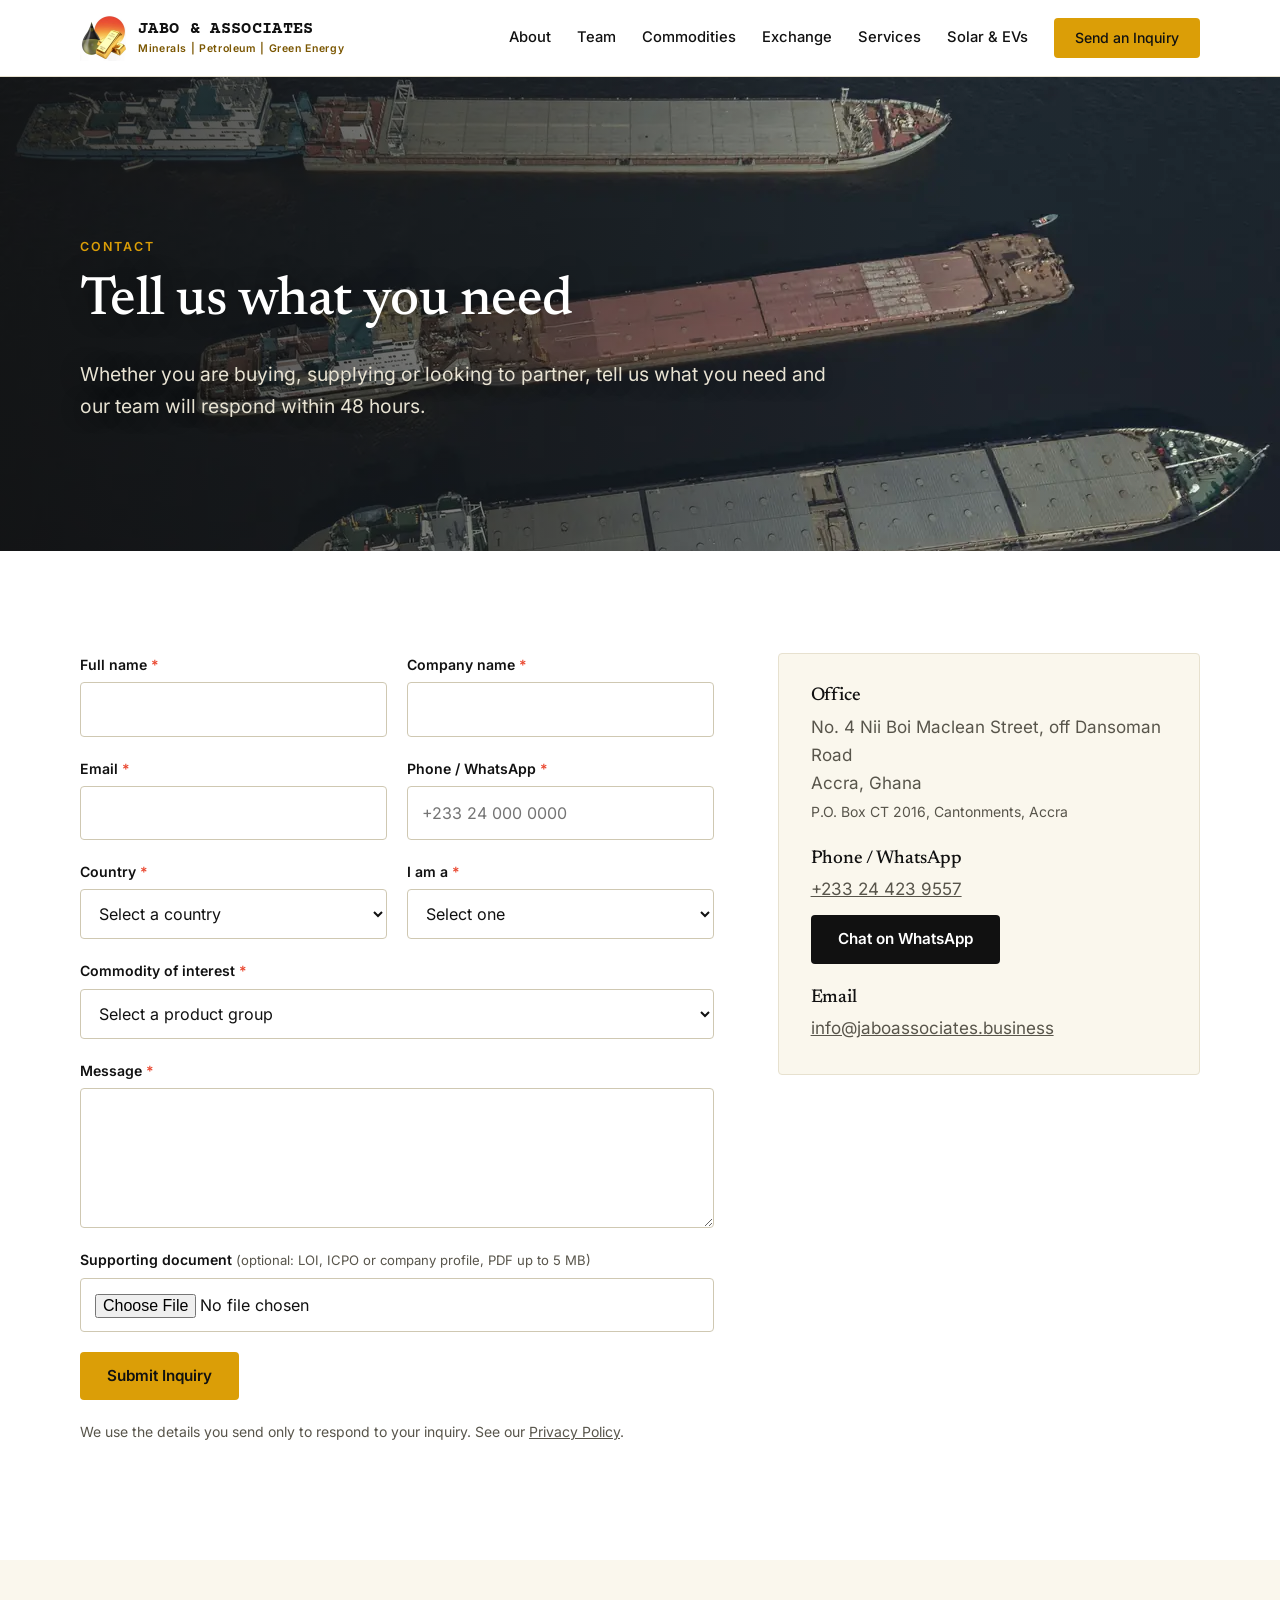
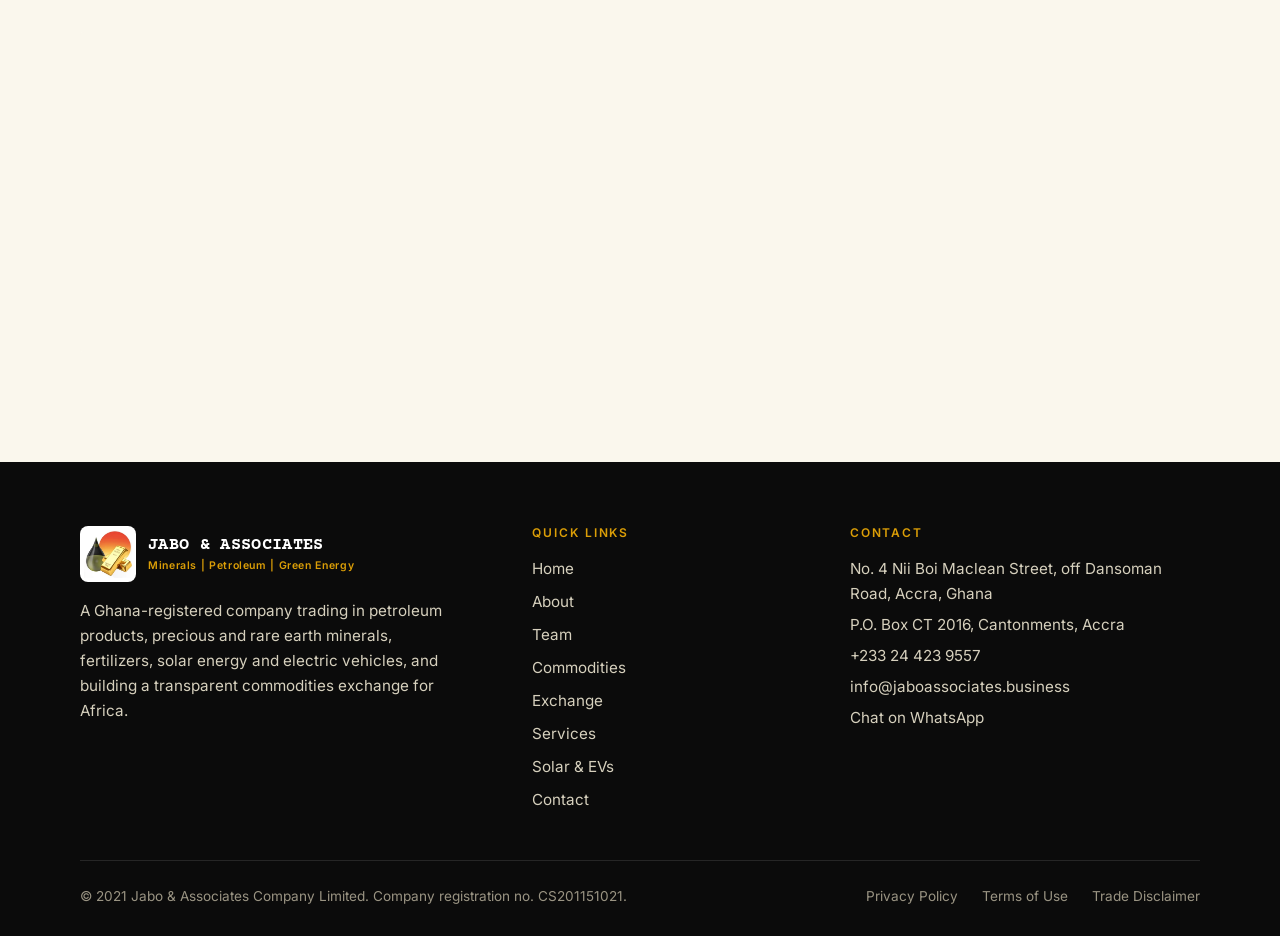
<file: site/contact.html>
<!doctype html>
<html lang="en">
<head>
  <meta charset="utf-8">
  <meta name="viewport" content="width=device-width, initial-scale=1">
  <title>Contact | Jabo &amp; Associates</title>
  <meta name="description" content="Send a trade inquiry to Jabo &amp; Associates. Buyers, suppliers, mandates, investors and solar &amp; EV clients get a response within 48 hours.">
  <link rel="canonical" href="https://jaboassociates.business/contact.html">
  <meta name="theme-color" content="#111111">
  <meta property="og:type" content="website">
  <meta property="og:site_name" content="Jabo &amp; Associates">
  <meta property="og:title" content="Contact | Jabo &amp; Associates">
  <meta property="og:description" content="Send a trade inquiry to Jabo &amp; Associates. Buyers, suppliers, mandates, investors and solar &amp; EV clients get a response within 48 hours.">
  <meta property="og:url" content="https://jaboassociates.business/contact.html">
  <meta property="og:image" content="https://jaboassociates.business/images/og.jpg">
  <meta name="twitter:card" content="summary_large_image">
  <meta name="twitter:title" content="Contact | Jabo &amp; Associates">
  <meta name="twitter:description" content="Send a trade inquiry to Jabo &amp; Associates. Buyers, suppliers, mandates, investors and solar &amp; EV clients get a response within 48 hours.">
  <meta name="twitter:image" content="https://jaboassociates.business/images/og.jpg">
  <link rel="icon" href="favicon.ico" sizes="any">
  <link rel="icon" type="image/png" sizes="32x32" href="images/favicon-32.png">
  <link rel="icon" type="image/png" sizes="16x16" href="images/favicon-16.png">
  <link rel="apple-touch-icon" sizes="180x180" href="images/apple-touch-icon.png">
  <link rel="preload" href="fonts/newsreader-latin-wght-normal.woff2" as="font" type="font/woff2" crossorigin>
  <link rel="preload" href="fonts/inter-latin-wght-normal.woff2" as="font" type="font/woff2" crossorigin>
  <link rel="stylesheet" href="css/styles.css">
  <script src="js/main.js" defer></script>
  <script src="js/contact.js" defer></script>
</head>
<body>
  <a class="skip" href="#main">Skip to content</a>
<header class="site-header">
  <div class="container header-inner">
    <a class="brand" href="index.html" aria-label="Jabo &amp; Associates home">
      <img src="images/logo-mark.webp" alt="" width="46" height="46">
      <span class="brand-text">
        <span class="brand-name">Jabo &amp; Associates</span>
        <span class="brand-tag">Minerals | Petroleum | Green Energy</span>
      </span>
    </a>
    <button class="menu-toggle" type="button" aria-expanded="false" aria-controls="site-nav">Menu</button>
    <nav class="nav" id="site-nav" aria-label="Main" data-open="false">
        <a href="about.html">About</a>
        <a href="team.html">Team</a>
        <a href="products.html">Commodities</a>
        <a href="exchange.html">Exchange</a>
        <a href="services.html">Services</a>
        <a href="solar-ev.html">Solar &amp; EVs</a>
        <a class="btn btn--gold" href="contact.html">Send an Inquiry</a>
    </nav>
  </div>
</header>
  <main id="main">
    <section class="page-hero">
      <div class="page-hero-bg">
        <img src="images/barges-1280.webp" srcset="images/barges-480.webp 480w, images/barges-800.webp 800w, images/barges-1280.webp 1280w, images/barges-1920.webp 1920w" sizes="100vw" width="1280" height="720" alt="" loading="eager" fetchpriority="high" decoding="async" style="object-position: center 40%">
      </div>
      <div class="container">
        <div class="page-hero-inner">
          <span class="eyebrow">Contact</span>
          <h1>Tell us what you need</h1>
        <p class="lead">Whether you are buying, supplying or looking to partner, tell us what you need and our team will respond within 48 hours.</p>
        </div>
      </div>
    </section>

    <section class="section">
      <div class="container contact-layout">
        <div>
          <!-- On a PHP host (Track A/B), leave action="api/inquiry.php" as is.
               On Netlify or another static-only host (Track C), replace it with your form
               service's endpoint (Formspree: https://formspree.io/f/YOUR_FORM_ID) — see
               docs/DEPLOYMENT-RUNBOOK.md, Track C, Option 1. -->
          <form class="form" id="inquiry-form" method="post" action="api/inquiry.php" enctype="multipart/form-data" novalidate>
            <div class="form-row">
              <div class="field">
                <label for="name">Full name <span class="req">*</span></label>
                <input id="name" name="name" type="text" autocomplete="name" required>
              </div>
              <div class="field">
                <label for="company">Company name <span class="req">*</span></label>
                <input id="company" name="company" type="text" autocomplete="organization" required>
              </div>
            </div>
            <div class="form-row">
              <div class="field">
                <label for="email">Email <span class="req">*</span></label>
                <input id="email" name="email" type="email" autocomplete="email" required>
              </div>
              <div class="field">
                <label for="phone">Phone / WhatsApp <span class="req">*</span></label>
                <input id="phone" name="phone" type="tel" autocomplete="tel" placeholder="+233 24 000 0000" pattern="\+[0-9 ()\-]{7,}" title="Include the country code, for example +233 24 000 0000" required>
              </div>
            </div>
            <div class="form-row">
              <div class="field">
                <label for="country">Country <span class="req">*</span></label>
                <select id="country" name="country" required>
                  <option value="">Select a country</option>
                  <option>Ghana</option>
                  <option>Afghanistan</option>
                  <option>Albania</option>
                  <option>Algeria</option>
                  <option>Andorra</option>
                  <option>Angola</option>
                  <option>Antigua &amp; Barbuda</option>
                  <option>Argentina</option>
                  <option>Armenia</option>
                  <option>Australia</option>
                  <option>Austria</option>
                  <option>Azerbaijan</option>
                  <option>Bahamas</option>
                  <option>Bahrain</option>
                  <option>Bangladesh</option>
                  <option>Barbados</option>
                  <option>Belarus</option>
                  <option>Belgium</option>
                  <option>Belize</option>
                  <option>Benin</option>
                  <option>Bhutan</option>
                  <option>Bolivia</option>
                  <option>Bosnia &amp; Herzegovina</option>
                  <option>Botswana</option>
                  <option>Brazil</option>
                  <option>Brunei</option>
                  <option>Bulgaria</option>
                  <option>Burkina Faso</option>
                  <option>Burundi</option>
                  <option>Cambodia</option>
                  <option>Cameroon</option>
                  <option>Canada</option>
                  <option>Cape Verde</option>
                  <option>Central African Republic</option>
                  <option>Chad</option>
                  <option>Chile</option>
                  <option>China</option>
                  <option>Colombia</option>
                  <option>Comoros</option>
                  <option>Congo - Brazzaville</option>
                  <option>Congo - Kinshasa</option>
                  <option>Costa Rica</option>
                  <option>Côte d’Ivoire</option>
                  <option>Croatia</option>
                  <option>Cuba</option>
                  <option>Cyprus</option>
                  <option>Czechia</option>
                  <option>Denmark</option>
                  <option>Djibouti</option>
                  <option>Dominica</option>
                  <option>Dominican Republic</option>
                  <option>Ecuador</option>
                  <option>Egypt</option>
                  <option>El Salvador</option>
                  <option>Equatorial Guinea</option>
                  <option>Eritrea</option>
                  <option>Estonia</option>
                  <option>Eswatini</option>
                  <option>Ethiopia</option>
                  <option>Fiji</option>
                  <option>Finland</option>
                  <option>France</option>
                  <option>Gabon</option>
                  <option>Gambia</option>
                  <option>Georgia</option>
                  <option>Germany</option>
                  <option>Greece</option>
                  <option>Grenada</option>
                  <option>Guatemala</option>
                  <option>Guinea</option>
                  <option>Guinea-Bissau</option>
                  <option>Guyana</option>
                  <option>Haiti</option>
                  <option>Honduras</option>
                  <option>Hong Kong SAR China</option>
                  <option>Hungary</option>
                  <option>Iceland</option>
                  <option>India</option>
                  <option>Indonesia</option>
                  <option>Iran</option>
                  <option>Iraq</option>
                  <option>Ireland</option>
                  <option>Israel</option>
                  <option>Italy</option>
                  <option>Jamaica</option>
                  <option>Japan</option>
                  <option>Jordan</option>
                  <option>Kazakhstan</option>
                  <option>Kenya</option>
                  <option>Kiribati</option>
                  <option>Kuwait</option>
                  <option>Kyrgyzstan</option>
                  <option>Laos</option>
                  <option>Latvia</option>
                  <option>Lebanon</option>
                  <option>Lesotho</option>
                  <option>Liberia</option>
                  <option>Libya</option>
                  <option>Liechtenstein</option>
                  <option>Lithuania</option>
                  <option>Luxembourg</option>
                  <option>Madagascar</option>
                  <option>Malawi</option>
                  <option>Malaysia</option>
                  <option>Maldives</option>
                  <option>Mali</option>
                  <option>Malta</option>
                  <option>Mauritania</option>
                  <option>Mauritius</option>
                  <option>Mexico</option>
                  <option>Moldova</option>
                  <option>Monaco</option>
                  <option>Mongolia</option>
                  <option>Montenegro</option>
                  <option>Morocco</option>
                  <option>Mozambique</option>
                  <option>Myanmar (Burma)</option>
                  <option>Namibia</option>
                  <option>Nepal</option>
                  <option>Netherlands</option>
                  <option>New Zealand</option>
                  <option>Nicaragua</option>
                  <option>Niger</option>
                  <option>Nigeria</option>
                  <option>North Macedonia</option>
                  <option>Norway</option>
                  <option>Oman</option>
                  <option>Pakistan</option>
                  <option>Panama</option>
                  <option>Papua New Guinea</option>
                  <option>Paraguay</option>
                  <option>Peru</option>
                  <option>Philippines</option>
                  <option>Poland</option>
                  <option>Portugal</option>
                  <option>Qatar</option>
                  <option>Romania</option>
                  <option>Russia</option>
                  <option>Rwanda</option>
                  <option>Samoa</option>
                  <option>San Marino</option>
                  <option>São Tomé &amp; Príncipe</option>
                  <option>Saudi Arabia</option>
                  <option>Senegal</option>
                  <option>Serbia</option>
                  <option>Seychelles</option>
                  <option>Sierra Leone</option>
                  <option>Singapore</option>
                  <option>Slovakia</option>
                  <option>Slovenia</option>
                  <option>Solomon Islands</option>
                  <option>Somalia</option>
                  <option>South Africa</option>
                  <option>South Korea</option>
                  <option>South Sudan</option>
                  <option>Spain</option>
                  <option>Sri Lanka</option>
                  <option>St. Kitts &amp; Nevis</option>
                  <option>St. Lucia</option>
                  <option>St. Vincent &amp; Grenadines</option>
                  <option>Sudan</option>
                  <option>Suriname</option>
                  <option>Sweden</option>
                  <option>Switzerland</option>
                  <option>Syria</option>
                  <option>Taiwan</option>
                  <option>Tajikistan</option>
                  <option>Tanzania</option>
                  <option>Thailand</option>
                  <option>Timor-Leste</option>
                  <option>Togo</option>
                  <option>Tonga</option>
                  <option>Trinidad &amp; Tobago</option>
                  <option>Tunisia</option>
                  <option>Türkiye</option>
                  <option>Turkmenistan</option>
                  <option>Uganda</option>
                  <option>Ukraine</option>
                  <option>United Arab Emirates</option>
                  <option>United Kingdom</option>
                  <option>United States</option>
                  <option>Uruguay</option>
                  <option>Uzbekistan</option>
                  <option>Vanuatu</option>
                  <option>Venezuela</option>
                  <option>Vietnam</option>
                  <option>Yemen</option>
                  <option>Zambia</option>
                  <option>Zimbabwe</option>
                </select>
              </div>
              <div class="field">
                <label for="role">I am a <span class="req">*</span></label>
                <select id="role" name="role" required>
                  <option value="">Select one</option>
                  <option>Buyer</option>
                  <option>Seller / Supplier</option>
                  <option>Mandate</option>
                  <option>Investor / Partner</option>
                  <option>Solar &amp; EV client</option>
                </select>
              </div>
            </div>
            <div class="field">
              <label for="commodity">Commodity of interest <span class="req">*</span></label>
              <select id="commodity" name="commodity" required>
                <option value="">Select a product group</option>
                <option>Diesel &amp; gas oils</option>
                <option>Aviation fuels</option>
                <option>Gasoline</option>
                <option>Fuel oils &amp; crude</option>
                <option>Specialty products (bitumen, naphtha, base oils, pet coke)</option>
                <option>Fertilizers</option>
                <option>Precious &amp; rare earth minerals</option>
                <option>Solar &amp; EV</option>
                <option>Other</option>
              </select>
            </div>

            <div id="trade-fields" class="form" hidden>
              <div class="form-row">
                <div class="field">
                  <label for="quantity">Quantity and unit</label>
                  <div class="qty">
                    <input id="quantity" name="quantity" type="number" min="0" step="any" placeholder="Quantity">
                    <select id="unit" name="unit" aria-label="Unit">
                      <option>MT</option>
                      <option>barrels</option>
                      <option>litres</option>
                    </select>
                  </div>
                </div>
                <div class="field" id="port-field">
                  <label for="port">Destination port</label>
                  <input id="port" name="port" type="text">
                </div>
              </div>
              <div class="field">
                <label for="terms">Delivery terms <span class="hint">(optional)</span></label>
                <select id="terms" name="terms">
                  <option value="">Select</option>
                  <option>FOB</option>
                  <option>CIF</option>
                  <option>CFR</option>
                  <option>DAP</option>
                  <option>Not sure</option>
                </select>
              </div>
            </div>

            <div class="field">
              <label for="message">Message <span class="req">*</span></label>
              <textarea id="message" name="message" required></textarea>
            </div>
            <div class="field">
              <label for="document">Supporting document <span class="hint">(optional: LOI, ICPO or company profile, PDF up to 5 MB)</span></label>
              <input id="document" name="document" type="file" accept="application/pdf,.pdf">
            </div>

            <div class="hp" aria-hidden="true">
              <label for="extra_info">Leave this field empty</label>
              <input id="extra_info" name="extra_info" type="text" tabindex="-1" autocomplete="off">
              <!-- Formspree's own honeypot convention; harmless extra field when api/inquiry.php
                   handles the form instead, which only reads fields it knows by name. -->
              <input name="_gotcha" type="text" tabindex="-1" autocomplete="off">
            </div>

            <div id="form-status" role="status" aria-live="polite" hidden></div>
            <div>
              <button class="btn btn--gold" type="submit" id="submit-btn">Submit Inquiry</button>
            </div>
            <p class="small muted">We use the details you send only to respond to your inquiry. See our <a href="privacy.html">Privacy Policy</a>.</p>
          </form>
        </div>

        <aside class="contact-panel">
          <div>
            <h3>Office</h3>
            <address>
              No. 4 Nii Boi Maclean Street, off Dansoman Road<br>
              Accra, Ghana<br>
              <span class="small">P.O. Box CT 2016, Cantonments, Accra</span>
            </address>
          </div>
          <div>
            <h3>Phone / WhatsApp</h3>
            <p><a href="tel:+233244239557">+233 24 423 9557</a></p>
            <div class="btn-row" style="margin-top: 12px">
              <a class="btn btn--dark" href="https://wa.me/233244239557?text=Hello%20Jabo%20%26%20Associates%2C%20I%20would%20like%20to%20make%20an%20inquiry." target="_blank" rel="noopener">Chat on WhatsApp</a>
            </div>
          </div>
          <div>
            <h3>Email</h3>
            <p><a href="mailto:info@jaboassociates.business">info@jaboassociates.business</a></p>
          </div>
          <!-- Add an "Office hours" block here once the client confirms them. -->
        </aside>
      </div>
    </section>

    <section class="section section--cream" style="padding-top: 0">
      <div class="container" style="padding-top: clamp(40px, 6vw, 72px)">
        <iframe class="map" title="Map of the Jabo &amp; Associates office in Dansoman, Accra" loading="lazy" referrerpolicy="no-referrer-when-downgrade" src="https://www.google.com/maps?q=No.%204%20Nii%20Boi%20Maclean%20Street%2C%20Dansoman%2C%20Accra%2C%20Ghana&amp;output=embed"></iframe>
      </div>
    </section>
  </main>
<footer class="site-footer">
  <div class="container">
    <div class="footer-grid">
      <div>
        <div class="footer-brand">
          <div class="logo-tile"><img src="images/logo-mark.webp" alt="" width="48" height="48"></div>
          <div class="brand-text">
            <span class="brand-name">Jabo &amp; Associates</span>
            <span class="brand-tag">Minerals | Petroleum | Green Energy</span>
          </div>
        </div>
        <p style="max-width: 380px">
          A Ghana-registered company trading in petroleum products, precious and rare earth minerals, fertilizers, solar energy and electric vehicles, and building a transparent commodities exchange for Africa.
        </p>
      </div>
      <div>
        <h4>Quick links</h4>
        <ul>
          <li><a href="index.html">Home</a></li>
          <li><a href="about.html">About</a></li>
          <li><a href="team.html">Team</a></li>
          <li><a href="products.html">Commodities</a></li>
          <li><a href="exchange.html">Exchange</a></li>
          <li><a href="services.html">Services</a></li>
          <li><a href="solar-ev.html">Solar &amp; EVs</a></li>
          <li><a href="contact.html">Contact</a></li>
        </ul>
      </div>
      <div>
        <h4>Contact</h4>
        <address>
          <span>No. 4 Nii Boi Maclean Street, off Dansoman Road, Accra, Ghana</span>
          <span>P.O. Box CT 2016, Cantonments, Accra</span>
          <a href="tel:+233244239557">+233 24 423 9557</a>
          <a href="mailto:info@jaboassociates.business">info@jaboassociates.business</a>
          <a href="https://wa.me/233244239557?text=Hello%20Jabo%20%26%20Associates%2C%20I%20would%20like%20to%20make%20an%20inquiry." target="_blank" rel="noopener">Chat on WhatsApp</a>
        </address>
      </div>
    </div>
    <div class="footer-bottom">
      <span>&copy; 2021 Jabo &amp; Associates Company Limited. Company registration no. CS201151021.</span>
      <ul>
        <li><a href="privacy.html">Privacy Policy</a></li>
        <li><a href="terms.html">Terms of Use</a></li>
        <li><a href="disclaimer.html">Trade Disclaimer</a></li>
      </ul>
    </div>
  </div>
</footer>
  <a class="wa-float" href="https://wa.me/233244239557?text=Hello%20Jabo%20%26%20Associates%2C%20I%20would%20like%20to%20make%20an%20inquiry." target="_blank" rel="noopener" aria-label="Chat with us on WhatsApp">
    <svg viewBox="0 0 32 32" fill="currentColor" aria-hidden="true"><path d="M16.02 3C8.83 3 3 8.83 3 16.02c0 2.3.6 4.55 1.75 6.53L3 29l6.62-1.73a13 13 0 0 0 6.4 1.64h.01C23.2 28.91 29 23.08 29 15.9 29 12.5 27.67 9.3 25.26 6.9A12.9 12.9 0 0 0 16.02 3Zm0 23.7h-.01a10.8 10.8 0 0 1-5.5-1.5l-.4-.23-3.93 1.03 1.05-3.83-.26-.4a10.7 10.7 0 0 1-1.65-5.75c0-5.95 4.85-10.8 10.82-10.8 2.88 0 5.6 1.13 7.63 3.17a10.7 10.7 0 0 1 3.16 7.64c0 5.96-4.86 10.67-10.9 10.67Zm5.93-8.1c-.33-.16-1.93-.95-2.23-1.06-.3-.11-.52-.16-.74.17-.22.32-.85 1.06-1.04 1.28-.19.22-.38.24-.7.08-.33-.16-1.38-.51-2.63-1.62-.97-.87-1.63-1.94-1.82-2.27-.19-.33-.02-.5.14-.66.15-.15.33-.38.49-.57.16-.19.22-.33.33-.55.11-.22.05-.41-.03-.57-.08-.16-.74-1.78-1.01-2.44-.27-.64-.54-.55-.74-.56h-.63c-.22 0-.57.08-.87.41-.3.33-1.14 1.11-1.14 2.72 0 1.6 1.17 3.15 1.33 3.37.16.22 2.3 3.5 5.56 4.91.78.33 1.38.53 1.85.68.78.25 1.49.21 2.05.13.63-.09 1.93-.79 2.2-1.55.27-.76.27-1.41.19-1.55-.08-.14-.3-.22-.63-.38Z"/></svg>
  </a>
</body>
</html>
</file>
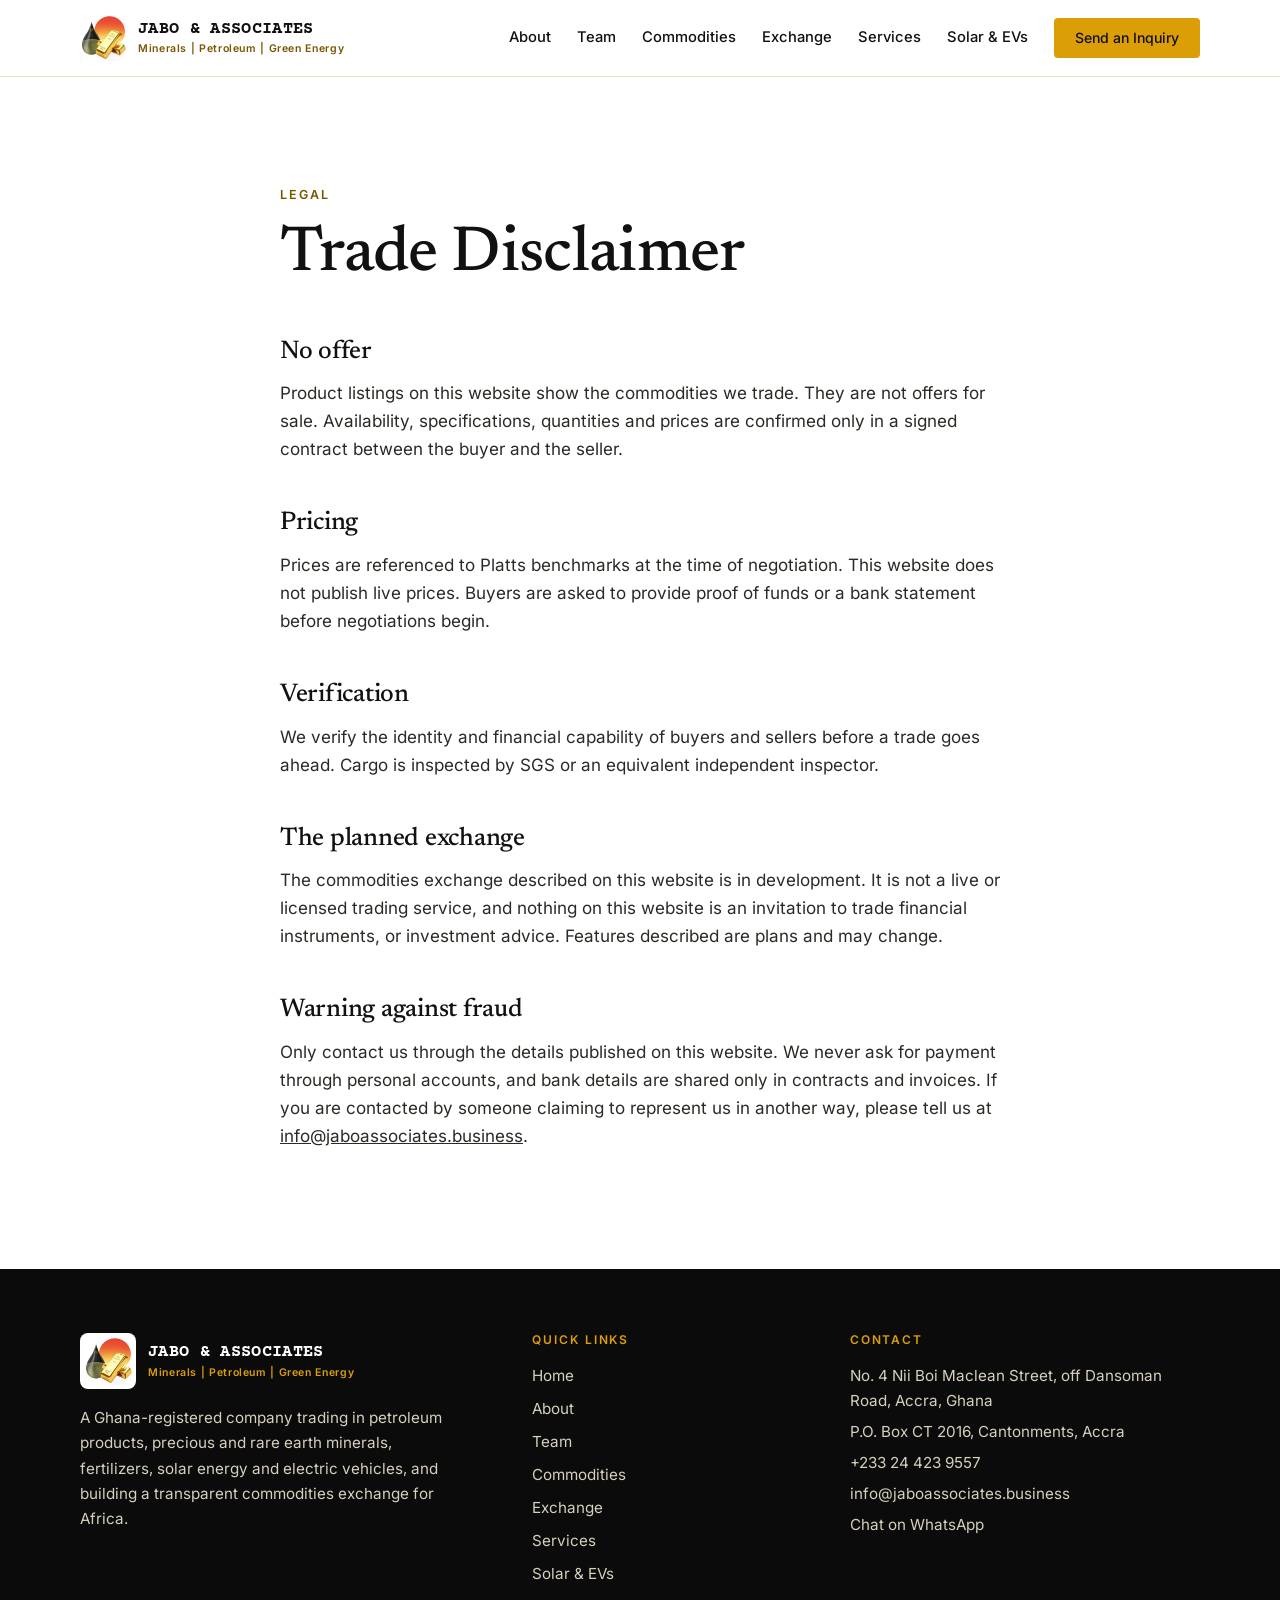
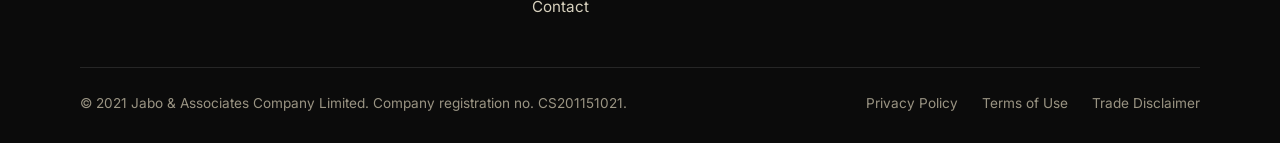
<file: site/disclaimer.html>
<!doctype html>
<html lang="en">
<head>
  <meta charset="utf-8">
  <meta name="viewport" content="width=device-width, initial-scale=1">
  <title>Trade Disclaimer | Jabo &amp; Associates</title>
  <meta name="description" content="Important information about product listings, pricing and the planned Jabo &amp; Associates commodities exchange.">
  <link rel="canonical" href="https://jaboassociates.business/disclaimer.html">
  <meta name="theme-color" content="#111111">
  <meta property="og:type" content="website">
  <meta property="og:site_name" content="Jabo &amp; Associates">
  <meta property="og:title" content="Trade Disclaimer | Jabo &amp; Associates">
  <meta property="og:description" content="Important information about product listings, pricing and the planned Jabo &amp; Associates commodities exchange.">
  <meta property="og:url" content="https://jaboassociates.business/disclaimer.html">
  <meta property="og:image" content="https://jaboassociates.business/images/og.jpg">
  <meta name="twitter:card" content="summary_large_image">
  <meta name="twitter:title" content="Trade Disclaimer | Jabo &amp; Associates">
  <meta name="twitter:description" content="Important information about product listings, pricing and the planned Jabo &amp; Associates commodities exchange.">
  <meta name="twitter:image" content="https://jaboassociates.business/images/og.jpg">
  <link rel="icon" href="favicon.ico" sizes="any">
  <link rel="icon" type="image/png" sizes="32x32" href="images/favicon-32.png">
  <link rel="icon" type="image/png" sizes="16x16" href="images/favicon-16.png">
  <link rel="apple-touch-icon" sizes="180x180" href="images/apple-touch-icon.png">
  <link rel="preload" href="fonts/newsreader-latin-wght-normal.woff2" as="font" type="font/woff2" crossorigin>
  <link rel="preload" href="fonts/inter-latin-wght-normal.woff2" as="font" type="font/woff2" crossorigin>
  <link rel="stylesheet" href="css/styles.css">
  <script src="js/main.js" defer></script>
</head>
<body>
  <a class="skip" href="#main">Skip to content</a>
<header class="site-header">
  <div class="container header-inner">
    <a class="brand" href="index.html" aria-label="Jabo &amp; Associates home">
      <img src="images/logo-mark.webp" alt="" width="46" height="46">
      <span class="brand-text">
        <span class="brand-name">Jabo &amp; Associates</span>
        <span class="brand-tag">Minerals | Petroleum | Green Energy</span>
      </span>
    </a>
    <button class="menu-toggle" type="button" aria-expanded="false" aria-controls="site-nav">Menu</button>
    <nav class="nav" id="site-nav" aria-label="Main" data-open="false">
        <a href="about.html">About</a>
        <a href="team.html">Team</a>
        <a href="products.html">Commodities</a>
        <a href="exchange.html">Exchange</a>
        <a href="services.html">Services</a>
        <a href="solar-ev.html">Solar &amp; EVs</a>
        <a class="btn btn--gold" href="contact.html">Send an Inquiry</a>
    </nav>
  </div>
</header>
  <main id="main">
<!-- DRAFT: have a Ghanaian lawyer review before launch. -->
    <section class="section">
      <div class="container narrow prose">
        <span class="eyebrow">Legal</span>
        <h1>Trade Disclaimer</h1>
        <h2>No offer</h2>
        <p>Product listings on this website show the commodities we trade. They are not offers for sale. Availability, specifications, quantities and prices are confirmed only in a signed contract between the buyer and the seller.</p>

        <h2>Pricing</h2>
        <p>Prices are referenced to Platts benchmarks at the time of negotiation. This website does not publish live prices. Buyers are asked to provide proof of funds or a bank statement before negotiations begin.</p>

        <h2>Verification</h2>
        <p>We verify the identity and financial capability of buyers and sellers before a trade goes ahead. Cargo is inspected by SGS or an equivalent independent inspector.</p>

        <h2>The planned exchange</h2>
        <p>The commodities exchange described on this website is in development. It is not a live or licensed trading service, and nothing on this website is an invitation to trade financial instruments, or investment advice. Features described are plans and may change.</p>

        <h2>Warning against fraud</h2>
        <p>Only contact us through the details published on this website. We never ask for payment through personal accounts, and bank details are shared only in contracts and invoices. If you are contacted by someone claiming to represent us in another way, please tell us at <a href="mailto:info@jaboassociates.business">info@jaboassociates.business</a>.</p>
      </div>
    </section>
  </main>
<footer class="site-footer">
  <div class="container">
    <div class="footer-grid">
      <div>
        <div class="footer-brand">
          <div class="logo-tile"><img src="images/logo-mark.webp" alt="" width="48" height="48"></div>
          <div class="brand-text">
            <span class="brand-name">Jabo &amp; Associates</span>
            <span class="brand-tag">Minerals | Petroleum | Green Energy</span>
          </div>
        </div>
        <p style="max-width: 380px">
          A Ghana-registered company trading in petroleum products, precious and rare earth minerals, fertilizers, solar energy and electric vehicles, and building a transparent commodities exchange for Africa.
        </p>
      </div>
      <div>
        <h4>Quick links</h4>
        <ul>
          <li><a href="index.html">Home</a></li>
          <li><a href="about.html">About</a></li>
          <li><a href="team.html">Team</a></li>
          <li><a href="products.html">Commodities</a></li>
          <li><a href="exchange.html">Exchange</a></li>
          <li><a href="services.html">Services</a></li>
          <li><a href="solar-ev.html">Solar &amp; EVs</a></li>
          <li><a href="contact.html">Contact</a></li>
        </ul>
      </div>
      <div>
        <h4>Contact</h4>
        <address>
          <span>No. 4 Nii Boi Maclean Street, off Dansoman Road, Accra, Ghana</span>
          <span>P.O. Box CT 2016, Cantonments, Accra</span>
          <a href="tel:+233244239557">+233 24 423 9557</a>
          <a href="mailto:info@jaboassociates.business">info@jaboassociates.business</a>
          <a href="https://wa.me/233244239557?text=Hello%20Jabo%20%26%20Associates%2C%20I%20would%20like%20to%20make%20an%20inquiry." target="_blank" rel="noopener">Chat on WhatsApp</a>
        </address>
      </div>
    </div>
    <div class="footer-bottom">
      <span>&copy; 2021 Jabo &amp; Associates Company Limited. Company registration no. CS201151021.</span>
      <ul>
        <li><a href="privacy.html">Privacy Policy</a></li>
        <li><a href="terms.html">Terms of Use</a></li>
        <li><a href="disclaimer.html">Trade Disclaimer</a></li>
      </ul>
    </div>
  </div>
</footer>
  <a class="wa-float" href="https://wa.me/233244239557?text=Hello%20Jabo%20%26%20Associates%2C%20I%20would%20like%20to%20make%20an%20inquiry." target="_blank" rel="noopener" aria-label="Chat with us on WhatsApp">
    <svg viewBox="0 0 32 32" fill="currentColor" aria-hidden="true"><path d="M16.02 3C8.83 3 3 8.83 3 16.02c0 2.3.6 4.55 1.75 6.53L3 29l6.62-1.73a13 13 0 0 0 6.4 1.64h.01C23.2 28.91 29 23.08 29 15.9 29 12.5 27.67 9.3 25.26 6.9A12.9 12.9 0 0 0 16.02 3Zm0 23.7h-.01a10.8 10.8 0 0 1-5.5-1.5l-.4-.23-3.93 1.03 1.05-3.83-.26-.4a10.7 10.7 0 0 1-1.65-5.75c0-5.95 4.85-10.8 10.82-10.8 2.88 0 5.6 1.13 7.63 3.17a10.7 10.7 0 0 1 3.16 7.64c0 5.96-4.86 10.67-10.9 10.67Zm5.93-8.1c-.33-.16-1.93-.95-2.23-1.06-.3-.11-.52-.16-.74.17-.22.32-.85 1.06-1.04 1.28-.19.22-.38.24-.7.08-.33-.16-1.38-.51-2.63-1.62-.97-.87-1.63-1.94-1.82-2.27-.19-.33-.02-.5.14-.66.15-.15.33-.38.49-.57.16-.19.22-.33.33-.55.11-.22.05-.41-.03-.57-.08-.16-.74-1.78-1.01-2.44-.27-.64-.54-.55-.74-.56h-.63c-.22 0-.57.08-.87.41-.3.33-1.14 1.11-1.14 2.72 0 1.6 1.17 3.15 1.33 3.37.16.22 2.3 3.5 5.56 4.91.78.33 1.38.53 1.85.68.78.25 1.49.21 2.05.13.63-.09 1.93-.79 2.2-1.55.27-.76.27-1.41.19-1.55-.08-.14-.3-.22-.63-.38Z"/></svg>
  </a>
</body>
</html>
</file>
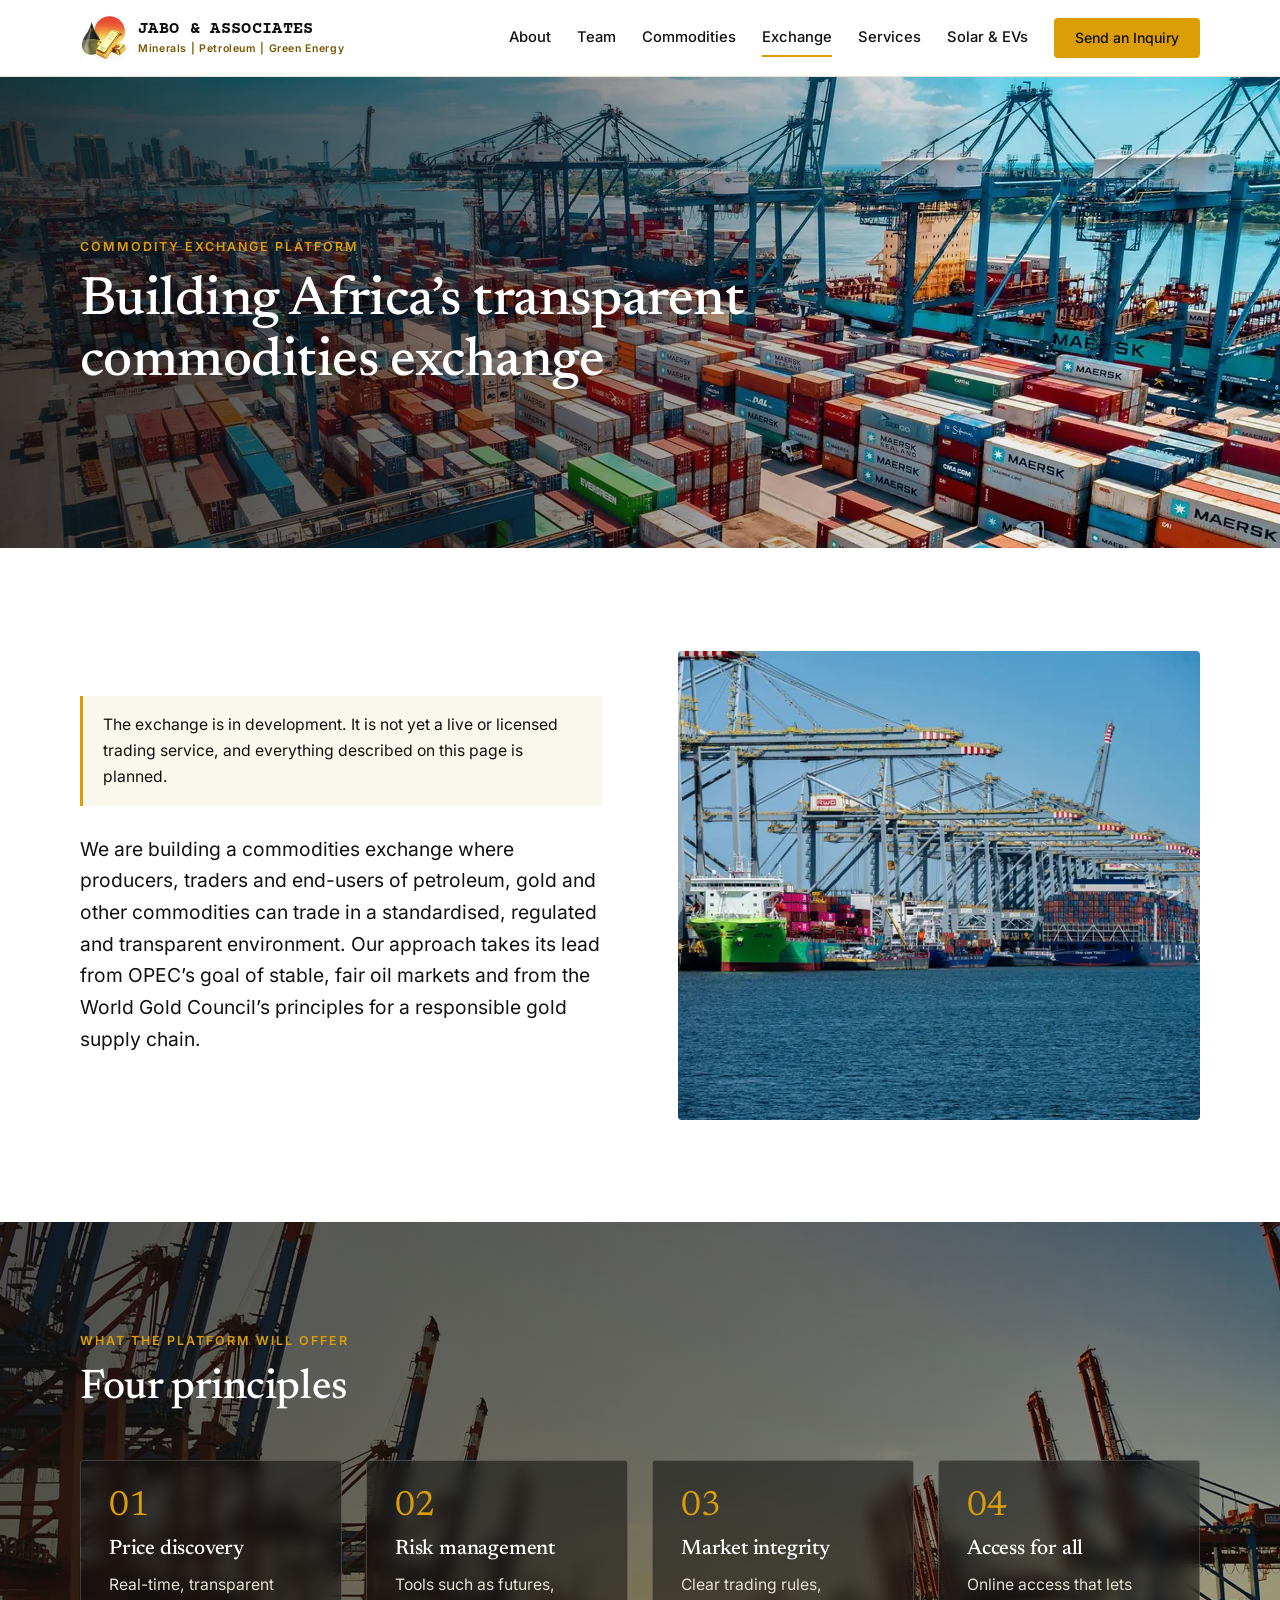
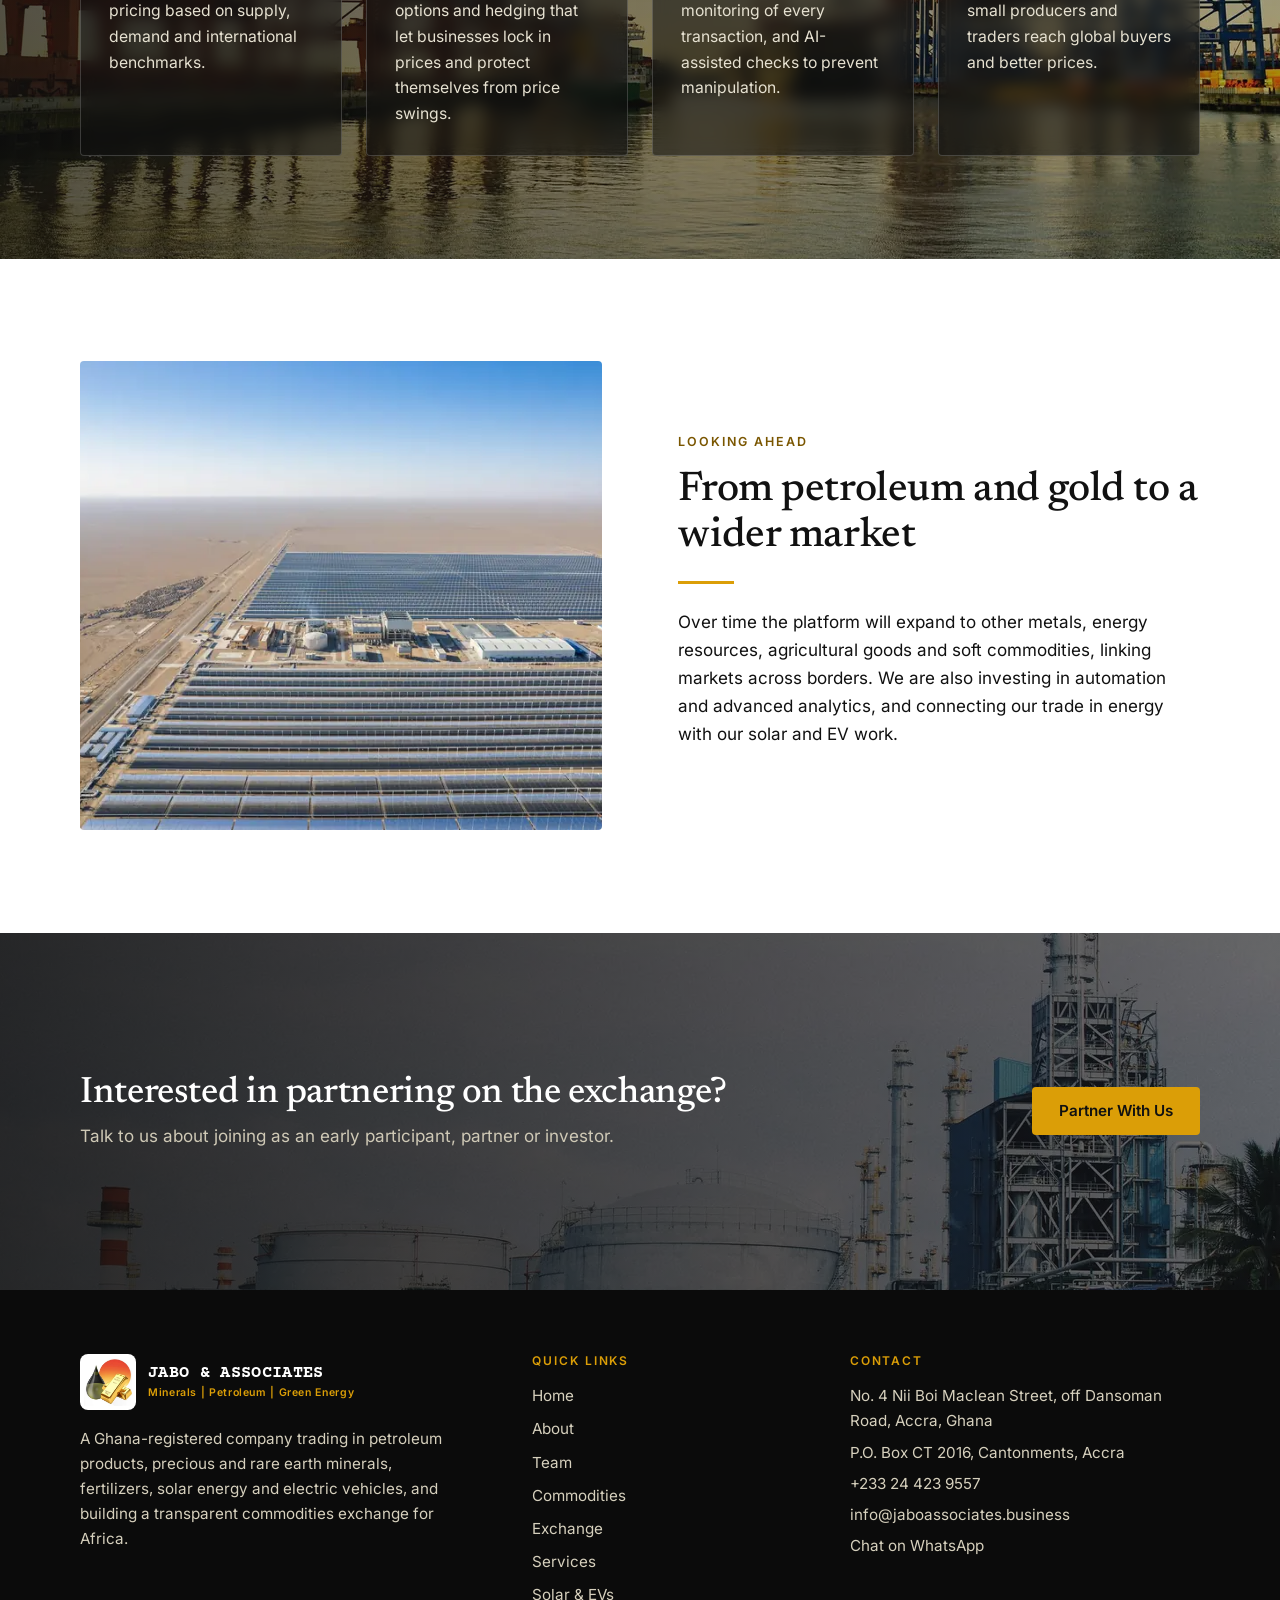
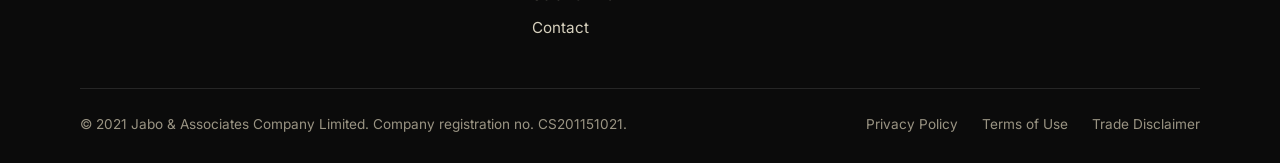
<file: site/exchange.html>
<!doctype html>
<html lang="en">
<head>
  <meta charset="utf-8">
  <meta name="viewport" content="width=device-width, initial-scale=1">
  <title>Commodity Exchange Platform | Jabo &amp; Associates</title>
  <meta name="description" content="Jabo &amp; Associates is building a transparent, standardised commodities exchange for petroleum, gold and other commodities in Africa.">
  <link rel="canonical" href="https://jaboassociates.business/exchange.html">
  <meta name="theme-color" content="#111111">
  <meta property="og:type" content="website">
  <meta property="og:site_name" content="Jabo &amp; Associates">
  <meta property="og:title" content="Commodity Exchange Platform | Jabo &amp; Associates">
  <meta property="og:description" content="Jabo &amp; Associates is building a transparent, standardised commodities exchange for petroleum, gold and other commodities in Africa.">
  <meta property="og:url" content="https://jaboassociates.business/exchange.html">
  <meta property="og:image" content="https://jaboassociates.business/images/og.jpg">
  <meta name="twitter:card" content="summary_large_image">
  <meta name="twitter:title" content="Commodity Exchange Platform | Jabo &amp; Associates">
  <meta name="twitter:description" content="Jabo &amp; Associates is building a transparent, standardised commodities exchange for petroleum, gold and other commodities in Africa.">
  <meta name="twitter:image" content="https://jaboassociates.business/images/og.jpg">
  <link rel="icon" href="favicon.ico" sizes="any">
  <link rel="icon" type="image/png" sizes="32x32" href="images/favicon-32.png">
  <link rel="icon" type="image/png" sizes="16x16" href="images/favicon-16.png">
  <link rel="apple-touch-icon" sizes="180x180" href="images/apple-touch-icon.png">
  <link rel="preload" href="fonts/newsreader-latin-wght-normal.woff2" as="font" type="font/woff2" crossorigin>
  <link rel="preload" href="fonts/inter-latin-wght-normal.woff2" as="font" type="font/woff2" crossorigin>
  <link rel="stylesheet" href="css/styles.css">
  <script src="js/main.js" defer></script>
</head>
<body>
  <a class="skip" href="#main">Skip to content</a>
<header class="site-header">
  <div class="container header-inner">
    <a class="brand" href="index.html" aria-label="Jabo &amp; Associates home">
      <img src="images/logo-mark.webp" alt="" width="46" height="46">
      <span class="brand-text">
        <span class="brand-name">Jabo &amp; Associates</span>
        <span class="brand-tag">Minerals | Petroleum | Green Energy</span>
      </span>
    </a>
    <button class="menu-toggle" type="button" aria-expanded="false" aria-controls="site-nav">Menu</button>
    <nav class="nav" id="site-nav" aria-label="Main" data-open="false">
        <a href="about.html">About</a>
        <a href="team.html">Team</a>
        <a href="products.html">Commodities</a>
        <a href="exchange.html" aria-current="page">Exchange</a>
        <a href="services.html">Services</a>
        <a href="solar-ev.html">Solar &amp; EVs</a>
        <a class="btn btn--gold" href="contact.html">Send an Inquiry</a>
    </nav>
  </div>
</header>
  <main id="main">
    <section class="page-hero">
      <div class="page-hero-bg">
        <img src="images/containers-1280.webp" srcset="images/containers-480.webp 480w, images/containers-800.webp 800w, images/containers-1280.webp 1280w, images/containers-1920.webp 1920w" sizes="100vw" width="1280" height="853" alt="" loading="eager" fetchpriority="high" decoding="async" style="object-position: center 40%">
      </div>
      <div class="container">
        <div class="page-hero-inner">
          <span class="eyebrow">Commodity exchange platform</span>
          <h1>Building Africa’s transparent commodities exchange</h1>
        </div>
      </div>
    </section>

    <section class="section">
      <div class="container split">
        <div>
          <p class="notice small">
            The exchange is in development. It is not yet a live or licensed trading service, and everything described on this page is planned.
          </p>
          <p style="margin-top: 28px; font-size: 1.2rem">
            We are building a commodities exchange where producers, traders and end-users of petroleum, gold and other commodities can trade in a standardised, regulated and transparent environment. Our approach takes its lead from OPEC’s goal of stable, fair oil markets and from the World Gold Council’s principles for a responsible gold supply chain.
          </p>
        </div>
        <div class="split-media">
          <img src="images/port-cranes-1280.webp" srcset="images/port-cranes-480.webp 480w, images/port-cranes-800.webp 800w, images/port-cranes-1280.webp 1280w, images/port-cranes-1920.webp 1920w" sizes="(max-width: 860px) 100vw, 50vw" width="1280" height="853" alt="Port cranes loading a ship at sunset" loading="lazy" decoding="async">
        </div>
      </div>
    </section>

    <section class="section section--photo soft">
      <img class="band-bg" src="images/hero-port-1280.webp" srcset="images/hero-port-480.webp 480w, images/hero-port-800.webp 800w, images/hero-port-1280.webp 1280w, images/hero-port-1920.webp 1920w" sizes="100vw" width="1280" height="853" alt="" loading="lazy" decoding="async">
      <div class="container">
        <div class="section-head">
          <span class="eyebrow">What the platform will offer</span>
          <h2>Four principles</h2>
        </div>
        <div class="grid grid-4">
          <div class="glass">
            <span class="num">01</span>
            <h3>Price discovery</h3>
            <p>Real-time, transparent pricing based on supply, demand and international benchmarks.</p>
          </div>
          <div class="glass">
            <span class="num">02</span>
            <h3>Risk management</h3>
            <p>Tools such as futures, options and hedging that let businesses lock in prices and protect themselves from price swings.</p>
          </div>
          <div class="glass">
            <span class="num">03</span>
            <h3>Market integrity</h3>
            <p>Clear trading rules, monitoring of every transaction, and AI-assisted checks to prevent manipulation.</p>
          </div>
          <div class="glass">
            <span class="num">04</span>
            <h3>Access for all</h3>
            <p>Online access that lets small producers and traders reach global buyers and better prices.</p>
          </div>
        </div>
      </div>
    </section>

    <section class="section">
      <div class="container split split--reverse">
        <div>
          <span class="eyebrow">Looking ahead</span>
          <h2>From petroleum and gold to a wider market</h2>
          <hr class="rule">
          <p>
            Over time the platform will expand to other metals, energy resources, agricultural goods and soft commodities, linking markets across borders. We are also investing in automation and advanced analytics, and connecting our trade in energy with our solar and EV work.
          </p>
        </div>
        <div class="split-media">
          <img src="images/solar-plant-1280.webp" srcset="images/solar-plant-480.webp 480w, images/solar-plant-800.webp 800w, images/solar-plant-1280.webp 1280w, images/solar-plant-1920.webp 1920w" sizes="(max-width: 860px) 100vw, 50vw" width="1280" height="853" alt="A large solar plant seen from above" loading="lazy" decoding="async">
        </div>
      </div>
    </section>

    <section class="cta-band cta-band--photo">
      <img class="band-bg" src="images/refinery-tanks-1280.webp" srcset="images/refinery-tanks-480.webp 480w, images/refinery-tanks-800.webp 800w, images/refinery-tanks-1280.webp 1280w, images/refinery-tanks-1920.webp 1920w" sizes="100vw" width="1280" height="853" alt="" loading="lazy" decoding="async">
      <div class="container cta-inner">
        <div>
          <h2>Interested in partnering on the exchange?</h2>
          <p>Talk to us about joining as an early participant, partner or investor.</p>
        </div>
        <a class="btn btn--gold" href="contact.html?role=Investor%20%2F%20Partner">Partner With Us</a>
      </div>
    </section>
  </main>
<footer class="site-footer">
  <div class="container">
    <div class="footer-grid">
      <div>
        <div class="footer-brand">
          <div class="logo-tile"><img src="images/logo-mark.webp" alt="" width="48" height="48"></div>
          <div class="brand-text">
            <span class="brand-name">Jabo &amp; Associates</span>
            <span class="brand-tag">Minerals | Petroleum | Green Energy</span>
          </div>
        </div>
        <p style="max-width: 380px">
          A Ghana-registered company trading in petroleum products, precious and rare earth minerals, fertilizers, solar energy and electric vehicles, and building a transparent commodities exchange for Africa.
        </p>
      </div>
      <div>
        <h4>Quick links</h4>
        <ul>
          <li><a href="index.html">Home</a></li>
          <li><a href="about.html">About</a></li>
          <li><a href="team.html">Team</a></li>
          <li><a href="products.html">Commodities</a></li>
          <li><a href="exchange.html">Exchange</a></li>
          <li><a href="services.html">Services</a></li>
          <li><a href="solar-ev.html">Solar &amp; EVs</a></li>
          <li><a href="contact.html">Contact</a></li>
        </ul>
      </div>
      <div>
        <h4>Contact</h4>
        <address>
          <span>No. 4 Nii Boi Maclean Street, off Dansoman Road, Accra, Ghana</span>
          <span>P.O. Box CT 2016, Cantonments, Accra</span>
          <a href="tel:+233244239557">+233 24 423 9557</a>
          <a href="mailto:info@jaboassociates.business">info@jaboassociates.business</a>
          <a href="https://wa.me/233244239557?text=Hello%20Jabo%20%26%20Associates%2C%20I%20would%20like%20to%20make%20an%20inquiry." target="_blank" rel="noopener">Chat on WhatsApp</a>
        </address>
      </div>
    </div>
    <div class="footer-bottom">
      <span>&copy; 2021 Jabo &amp; Associates Company Limited. Company registration no. CS201151021.</span>
      <ul>
        <li><a href="privacy.html">Privacy Policy</a></li>
        <li><a href="terms.html">Terms of Use</a></li>
        <li><a href="disclaimer.html">Trade Disclaimer</a></li>
      </ul>
    </div>
  </div>
</footer>
  <a class="wa-float" href="https://wa.me/233244239557?text=Hello%20Jabo%20%26%20Associates%2C%20I%20would%20like%20to%20make%20an%20inquiry." target="_blank" rel="noopener" aria-label="Chat with us on WhatsApp">
    <svg viewBox="0 0 32 32" fill="currentColor" aria-hidden="true"><path d="M16.02 3C8.83 3 3 8.83 3 16.02c0 2.3.6 4.55 1.75 6.53L3 29l6.62-1.73a13 13 0 0 0 6.4 1.64h.01C23.2 28.91 29 23.08 29 15.9 29 12.5 27.67 9.3 25.26 6.9A12.9 12.9 0 0 0 16.02 3Zm0 23.7h-.01a10.8 10.8 0 0 1-5.5-1.5l-.4-.23-3.93 1.03 1.05-3.83-.26-.4a10.7 10.7 0 0 1-1.65-5.75c0-5.95 4.85-10.8 10.82-10.8 2.88 0 5.6 1.13 7.63 3.17a10.7 10.7 0 0 1 3.16 7.64c0 5.96-4.86 10.67-10.9 10.67Zm5.93-8.1c-.33-.16-1.93-.95-2.23-1.06-.3-.11-.52-.16-.74.17-.22.32-.85 1.06-1.04 1.28-.19.22-.38.24-.7.08-.33-.16-1.38-.51-2.63-1.62-.97-.87-1.63-1.94-1.82-2.27-.19-.33-.02-.5.14-.66.15-.15.33-.38.49-.57.16-.19.22-.33.33-.55.11-.22.05-.41-.03-.57-.08-.16-.74-1.78-1.01-2.44-.27-.64-.54-.55-.74-.56h-.63c-.22 0-.57.08-.87.41-.3.33-1.14 1.11-1.14 2.72 0 1.6 1.17 3.15 1.33 3.37.16.22 2.3 3.5 5.56 4.91.78.33 1.38.53 1.85.68.78.25 1.49.21 2.05.13.63-.09 1.93-.79 2.2-1.55.27-.76.27-1.41.19-1.55-.08-.14-.3-.22-.63-.38Z"/></svg>
  </a>
</body>
</html>
</file>
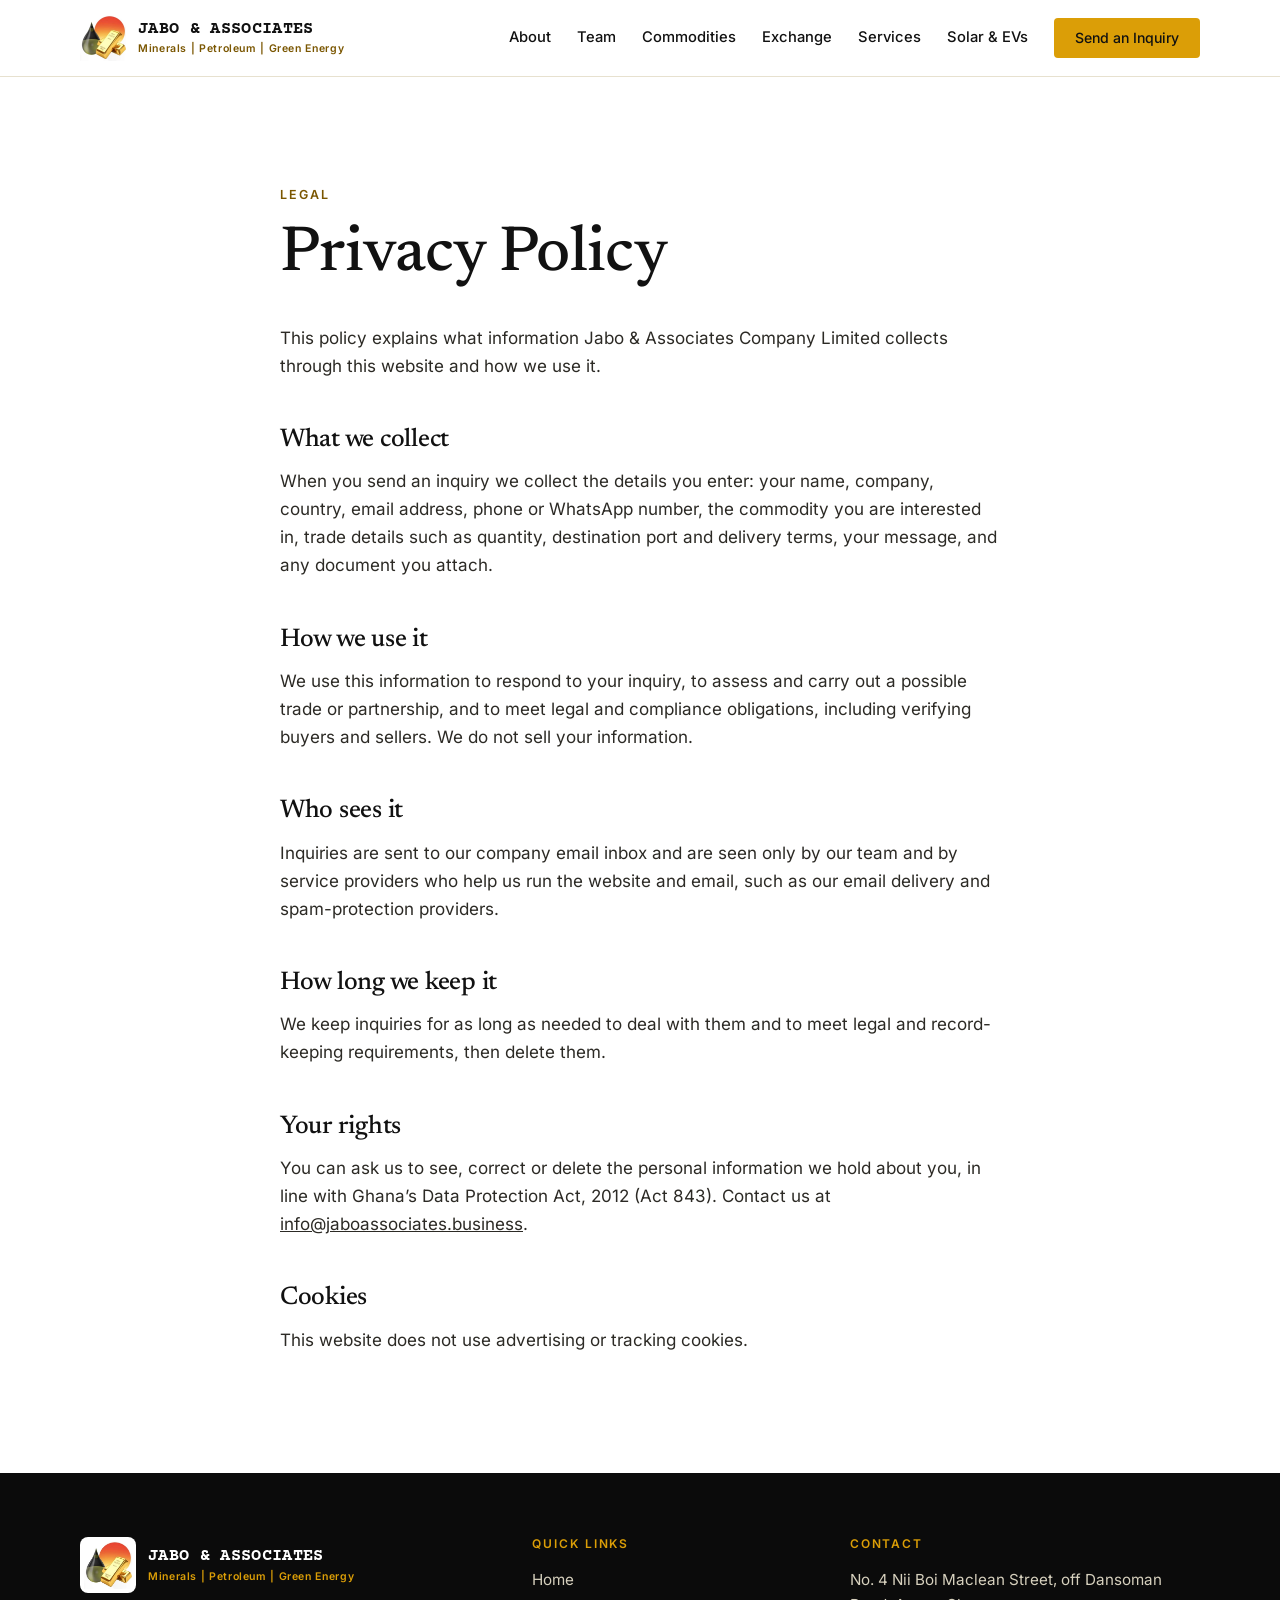
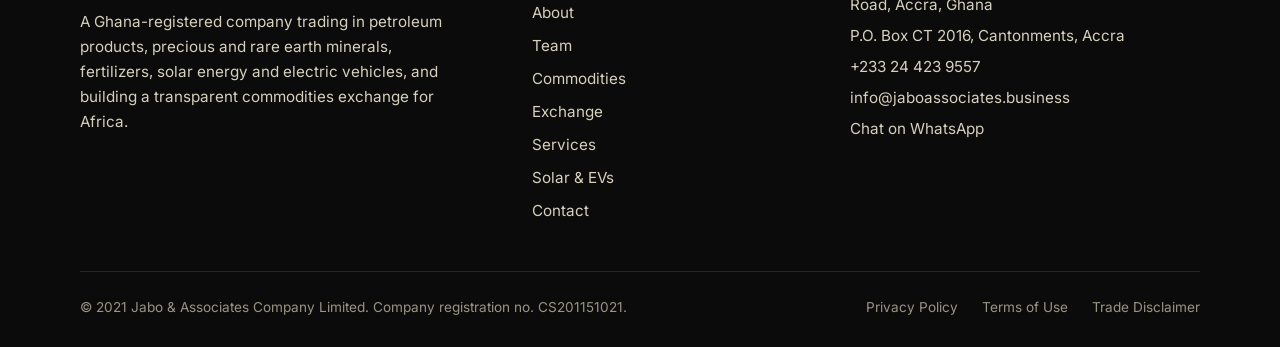
<file: site/privacy.html>
<!doctype html>
<html lang="en">
<head>
  <meta charset="utf-8">
  <meta name="viewport" content="width=device-width, initial-scale=1">
  <title>Privacy Policy | Jabo &amp; Associates</title>
  <meta name="description" content="How Jabo &amp; Associates collects and uses the information you send through this website.">
  <link rel="canonical" href="https://jaboassociates.business/privacy.html">
  <meta name="theme-color" content="#111111">
  <meta property="og:type" content="website">
  <meta property="og:site_name" content="Jabo &amp; Associates">
  <meta property="og:title" content="Privacy Policy | Jabo &amp; Associates">
  <meta property="og:description" content="How Jabo &amp; Associates collects and uses the information you send through this website.">
  <meta property="og:url" content="https://jaboassociates.business/privacy.html">
  <meta property="og:image" content="https://jaboassociates.business/images/og.jpg">
  <meta name="twitter:card" content="summary_large_image">
  <meta name="twitter:title" content="Privacy Policy | Jabo &amp; Associates">
  <meta name="twitter:description" content="How Jabo &amp; Associates collects and uses the information you send through this website.">
  <meta name="twitter:image" content="https://jaboassociates.business/images/og.jpg">
  <link rel="icon" href="favicon.ico" sizes="any">
  <link rel="icon" type="image/png" sizes="32x32" href="images/favicon-32.png">
  <link rel="icon" type="image/png" sizes="16x16" href="images/favicon-16.png">
  <link rel="apple-touch-icon" sizes="180x180" href="images/apple-touch-icon.png">
  <link rel="preload" href="fonts/newsreader-latin-wght-normal.woff2" as="font" type="font/woff2" crossorigin>
  <link rel="preload" href="fonts/inter-latin-wght-normal.woff2" as="font" type="font/woff2" crossorigin>
  <link rel="stylesheet" href="css/styles.css">
  <script src="js/main.js" defer></script>
</head>
<body>
  <a class="skip" href="#main">Skip to content</a>
<header class="site-header">
  <div class="container header-inner">
    <a class="brand" href="index.html" aria-label="Jabo &amp; Associates home">
      <img src="images/logo-mark.webp" alt="" width="46" height="46">
      <span class="brand-text">
        <span class="brand-name">Jabo &amp; Associates</span>
        <span class="brand-tag">Minerals | Petroleum | Green Energy</span>
      </span>
    </a>
    <button class="menu-toggle" type="button" aria-expanded="false" aria-controls="site-nav">Menu</button>
    <nav class="nav" id="site-nav" aria-label="Main" data-open="false">
        <a href="about.html">About</a>
        <a href="team.html">Team</a>
        <a href="products.html">Commodities</a>
        <a href="exchange.html">Exchange</a>
        <a href="services.html">Services</a>
        <a href="solar-ev.html">Solar &amp; EVs</a>
        <a class="btn btn--gold" href="contact.html">Send an Inquiry</a>
    </nav>
  </div>
</header>
  <main id="main">
<!-- DRAFT: have a Ghanaian lawyer review before launch. -->
    <section class="section">
      <div class="container narrow prose">
        <span class="eyebrow">Legal</span>
        <h1>Privacy Policy</h1>
        <p>This policy explains what information Jabo &amp; Associates Company Limited collects through this website and how we use it.</p>

        <h2>What we collect</h2>
        <p>When you send an inquiry we collect the details you enter: your name, company, country, email address, phone or WhatsApp number, the commodity you are interested in, trade details such as quantity, destination port and delivery terms, your message, and any document you attach.</p>

        <h2>How we use it</h2>
        <p>We use this information to respond to your inquiry, to assess and carry out a possible trade or partnership, and to meet legal and compliance obligations, including verifying buyers and sellers. We do not sell your information.</p>

        <h2>Who sees it</h2>
        <p>Inquiries are sent to our company email inbox and are seen only by our team and by service providers who help us run the website and email, such as our email delivery and spam-protection providers.</p>

        <h2>How long we keep it</h2>
        <p>We keep inquiries for as long as needed to deal with them and to meet legal and record-keeping requirements, then delete them.</p>

        <h2>Your rights</h2>
        <p>You can ask us to see, correct or delete the personal information we hold about you, in line with Ghana’s Data Protection Act, 2012 (Act 843). Contact us at <a href="mailto:info@jaboassociates.business">info@jaboassociates.business</a>.</p>

        <h2>Cookies</h2>
        <p>This website does not use advertising or tracking cookies.</p>
      </div>
    </section>
  </main>
<footer class="site-footer">
  <div class="container">
    <div class="footer-grid">
      <div>
        <div class="footer-brand">
          <div class="logo-tile"><img src="images/logo-mark.webp" alt="" width="48" height="48"></div>
          <div class="brand-text">
            <span class="brand-name">Jabo &amp; Associates</span>
            <span class="brand-tag">Minerals | Petroleum | Green Energy</span>
          </div>
        </div>
        <p style="max-width: 380px">
          A Ghana-registered company trading in petroleum products, precious and rare earth minerals, fertilizers, solar energy and electric vehicles, and building a transparent commodities exchange for Africa.
        </p>
      </div>
      <div>
        <h4>Quick links</h4>
        <ul>
          <li><a href="index.html">Home</a></li>
          <li><a href="about.html">About</a></li>
          <li><a href="team.html">Team</a></li>
          <li><a href="products.html">Commodities</a></li>
          <li><a href="exchange.html">Exchange</a></li>
          <li><a href="services.html">Services</a></li>
          <li><a href="solar-ev.html">Solar &amp; EVs</a></li>
          <li><a href="contact.html">Contact</a></li>
        </ul>
      </div>
      <div>
        <h4>Contact</h4>
        <address>
          <span>No. 4 Nii Boi Maclean Street, off Dansoman Road, Accra, Ghana</span>
          <span>P.O. Box CT 2016, Cantonments, Accra</span>
          <a href="tel:+233244239557">+233 24 423 9557</a>
          <a href="mailto:info@jaboassociates.business">info@jaboassociates.business</a>
          <a href="https://wa.me/233244239557?text=Hello%20Jabo%20%26%20Associates%2C%20I%20would%20like%20to%20make%20an%20inquiry." target="_blank" rel="noopener">Chat on WhatsApp</a>
        </address>
      </div>
    </div>
    <div class="footer-bottom">
      <span>&copy; 2021 Jabo &amp; Associates Company Limited. Company registration no. CS201151021.</span>
      <ul>
        <li><a href="privacy.html">Privacy Policy</a></li>
        <li><a href="terms.html">Terms of Use</a></li>
        <li><a href="disclaimer.html">Trade Disclaimer</a></li>
      </ul>
    </div>
  </div>
</footer>
  <a class="wa-float" href="https://wa.me/233244239557?text=Hello%20Jabo%20%26%20Associates%2C%20I%20would%20like%20to%20make%20an%20inquiry." target="_blank" rel="noopener" aria-label="Chat with us on WhatsApp">
    <svg viewBox="0 0 32 32" fill="currentColor" aria-hidden="true"><path d="M16.02 3C8.83 3 3 8.83 3 16.02c0 2.3.6 4.55 1.75 6.53L3 29l6.62-1.73a13 13 0 0 0 6.4 1.64h.01C23.2 28.91 29 23.08 29 15.9 29 12.5 27.67 9.3 25.26 6.9A12.9 12.9 0 0 0 16.02 3Zm0 23.7h-.01a10.8 10.8 0 0 1-5.5-1.5l-.4-.23-3.93 1.03 1.05-3.83-.26-.4a10.7 10.7 0 0 1-1.65-5.75c0-5.95 4.85-10.8 10.82-10.8 2.88 0 5.6 1.13 7.63 3.17a10.7 10.7 0 0 1 3.16 7.64c0 5.96-4.86 10.67-10.9 10.67Zm5.93-8.1c-.33-.16-1.93-.95-2.23-1.06-.3-.11-.52-.16-.74.17-.22.32-.85 1.06-1.04 1.28-.19.22-.38.24-.7.08-.33-.16-1.38-.51-2.63-1.62-.97-.87-1.63-1.94-1.82-2.27-.19-.33-.02-.5.14-.66.15-.15.33-.38.49-.57.16-.19.22-.33.33-.55.11-.22.05-.41-.03-.57-.08-.16-.74-1.78-1.01-2.44-.27-.64-.54-.55-.74-.56h-.63c-.22 0-.57.08-.87.41-.3.33-1.14 1.11-1.14 2.72 0 1.6 1.17 3.15 1.33 3.37.16.22 2.3 3.5 5.56 4.91.78.33 1.38.53 1.85.68.78.25 1.49.21 2.05.13.63-.09 1.93-.79 2.2-1.55.27-.76.27-1.41.19-1.55-.08-.14-.3-.22-.63-.38Z"/></svg>
  </a>
</body>
</html>
</file>
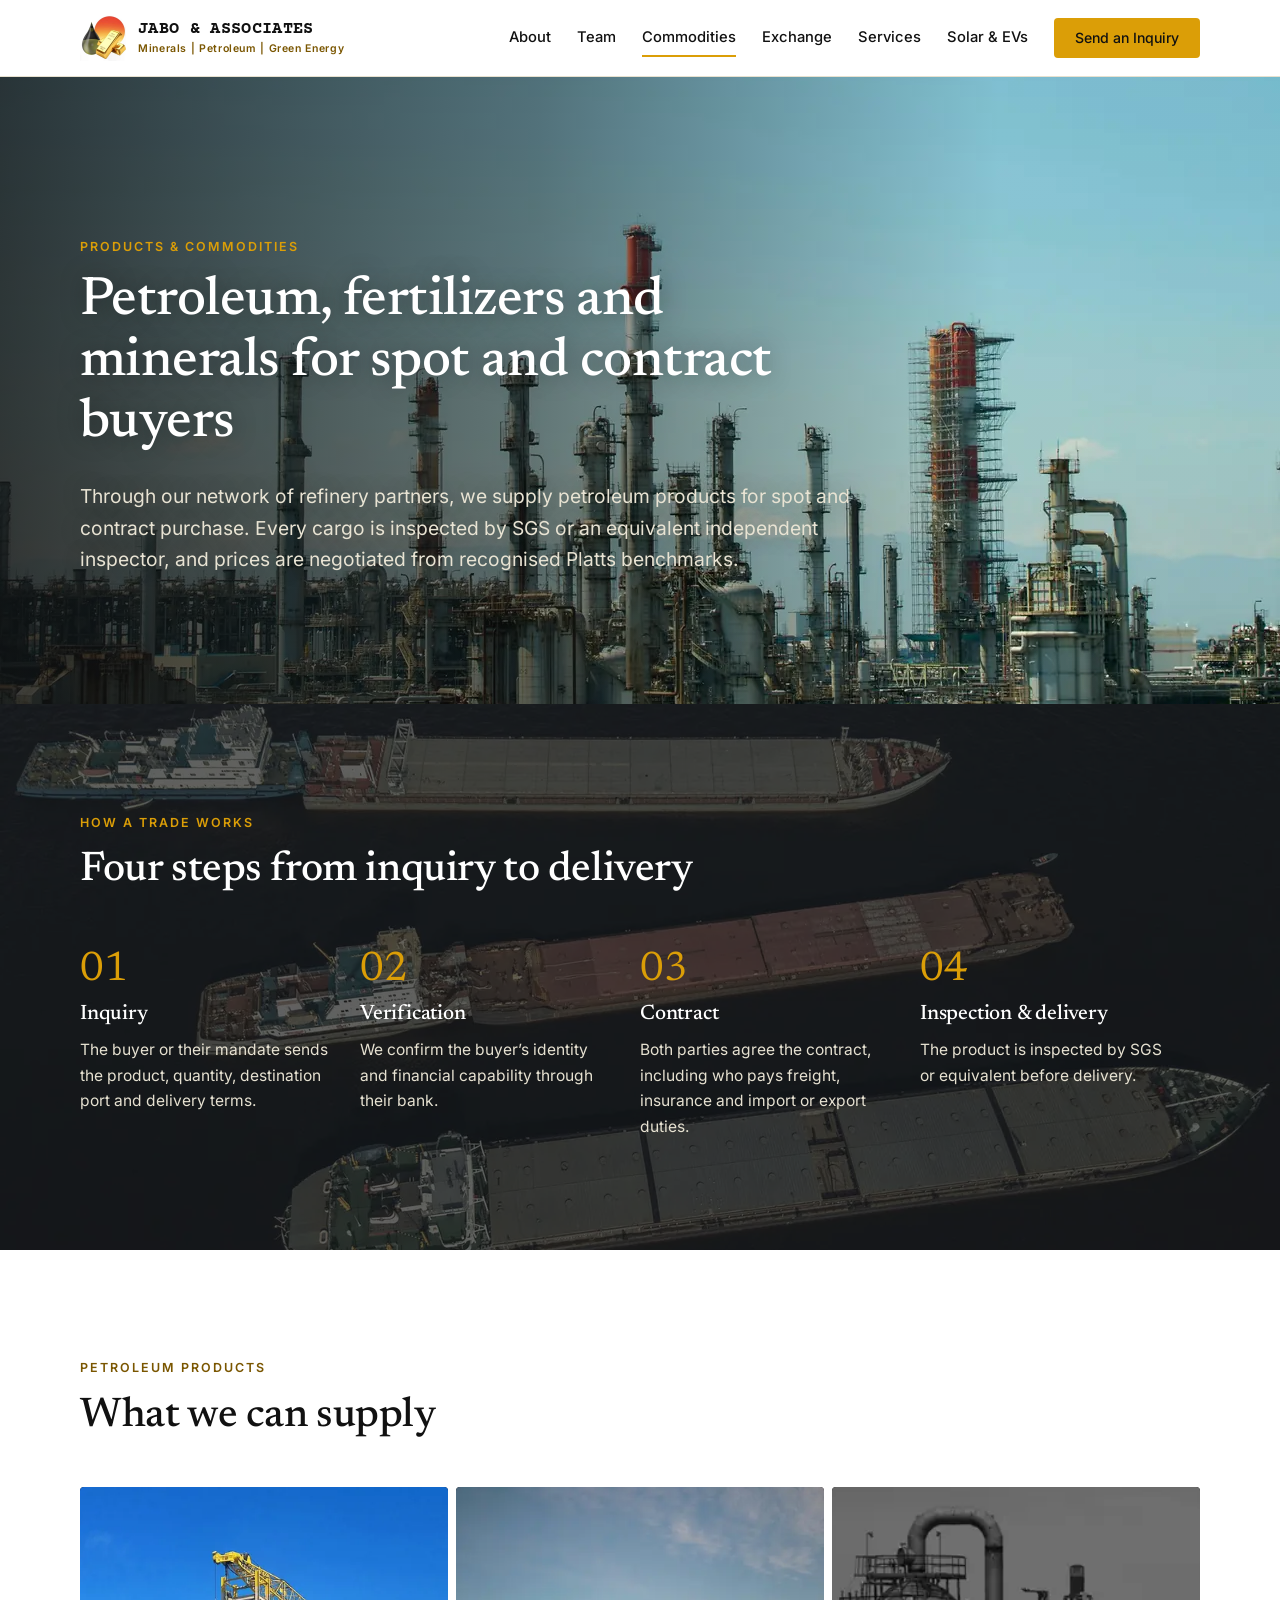
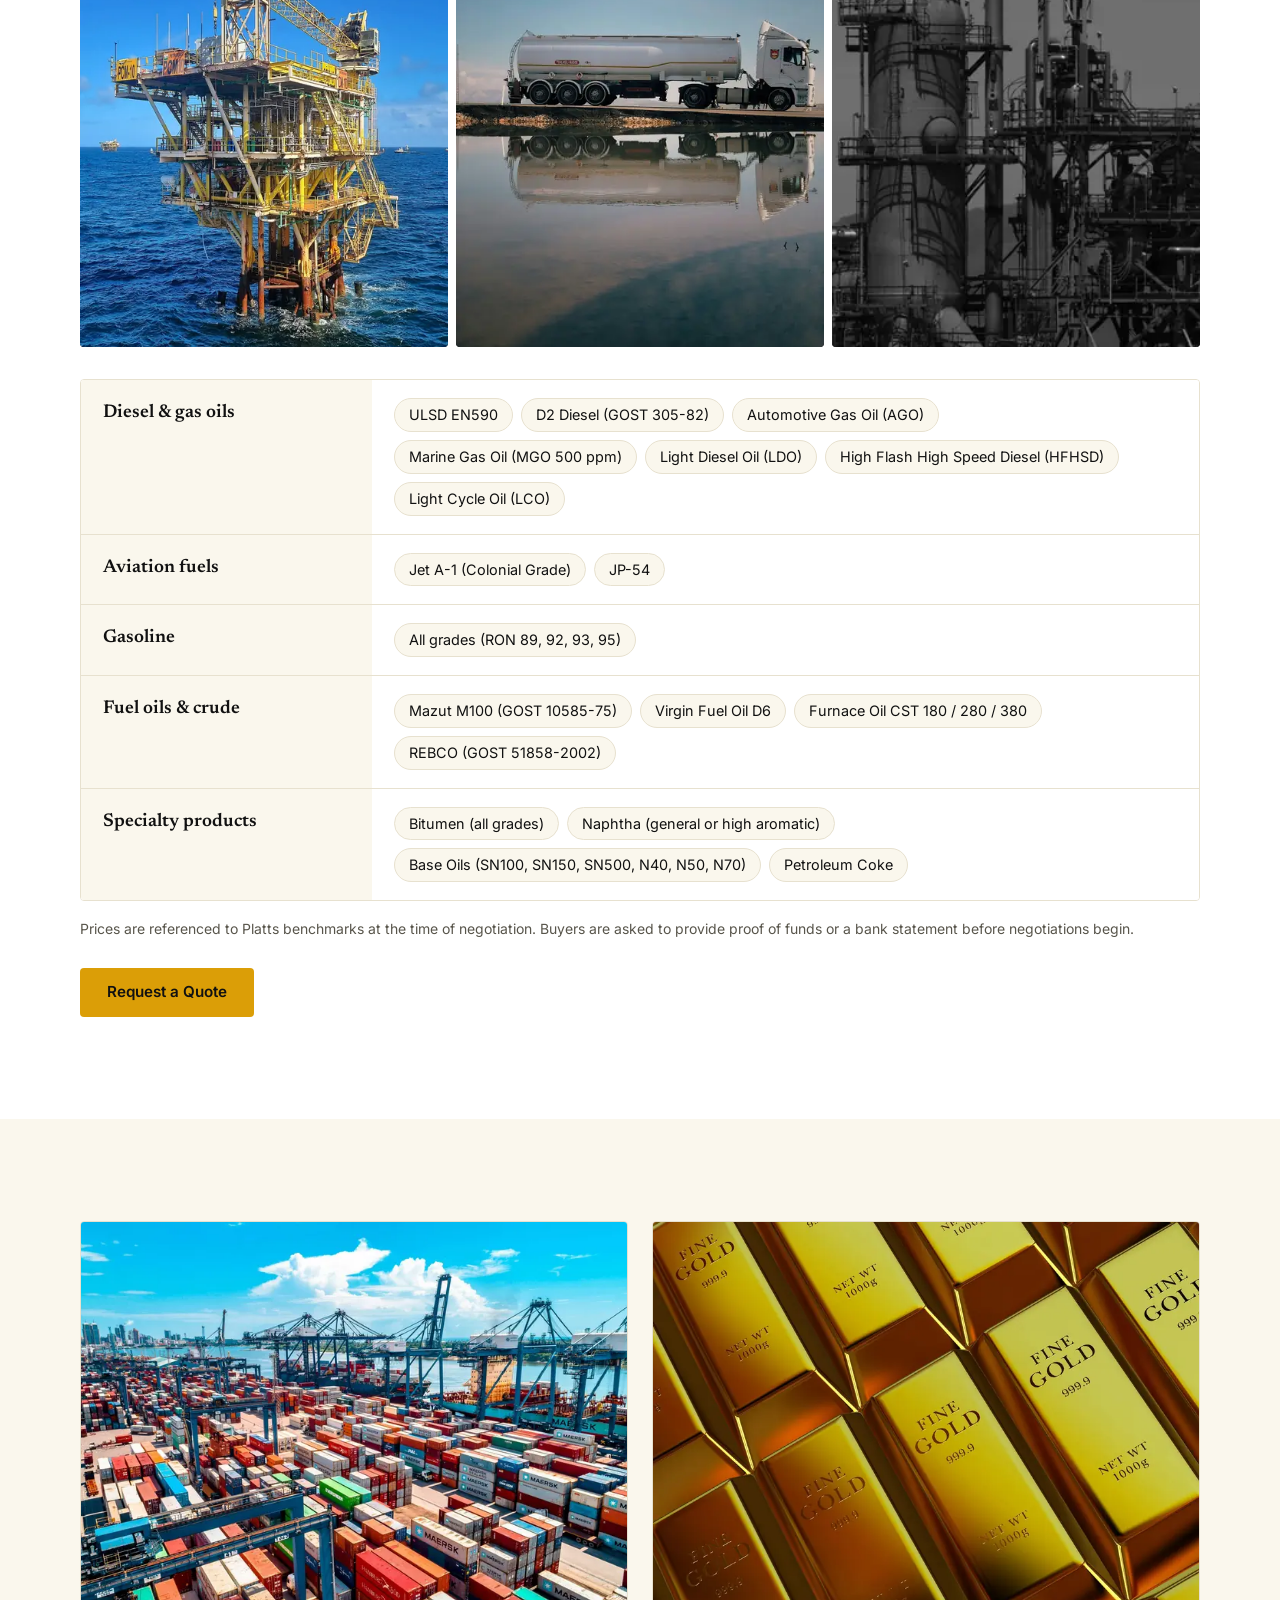
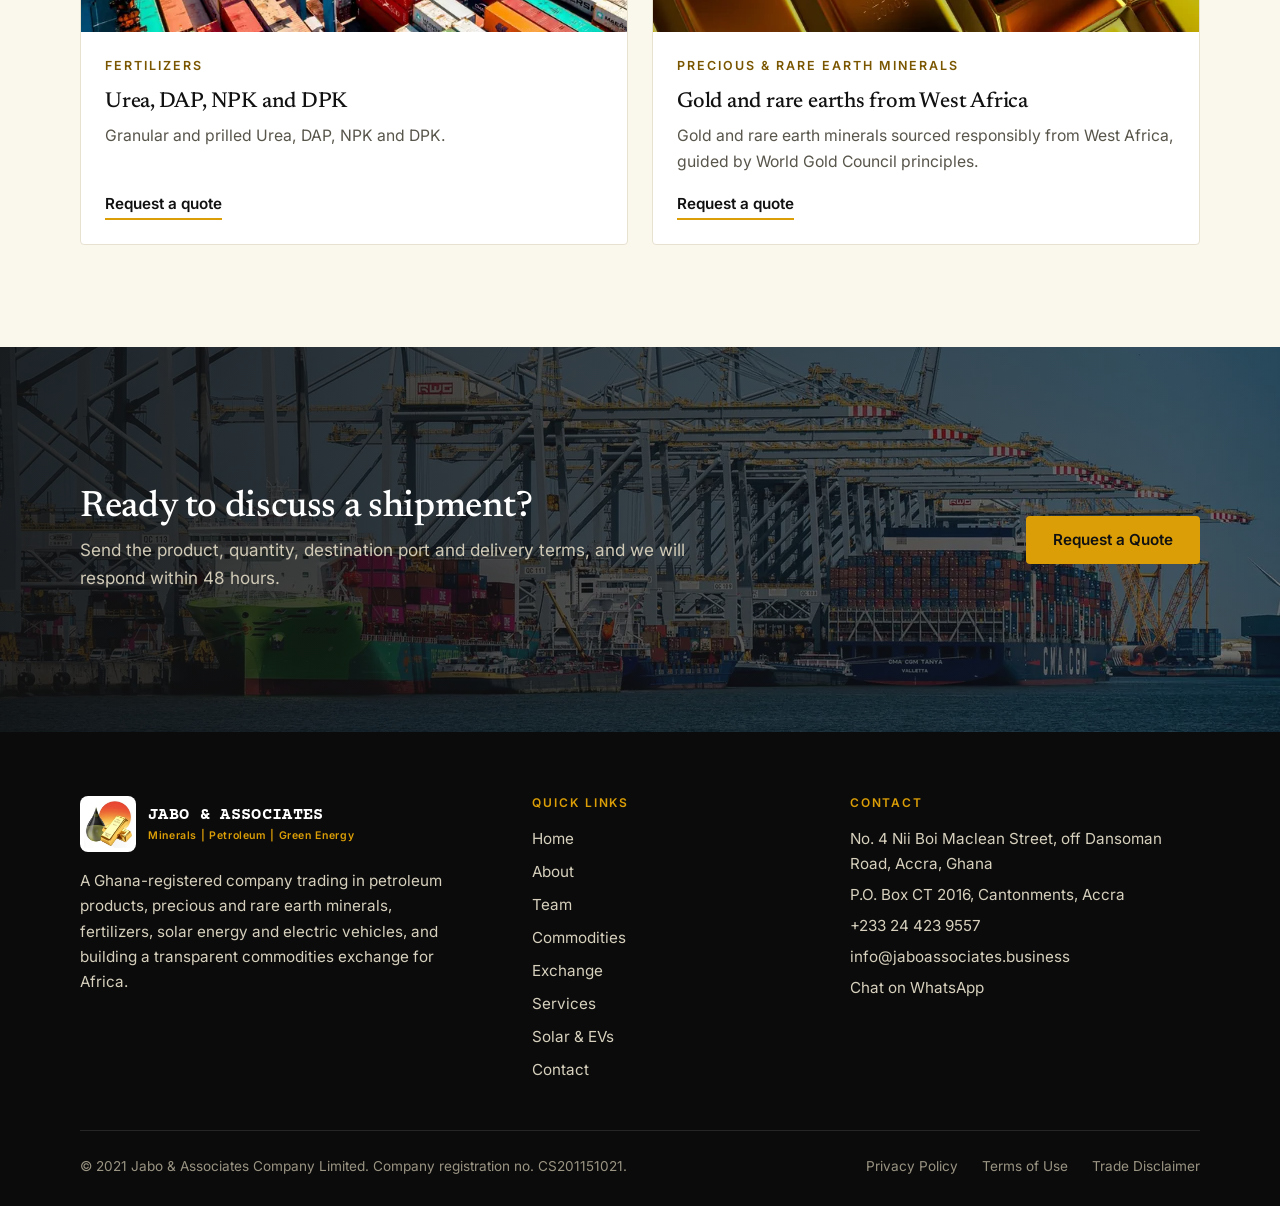
<file: site/products.html>
<!doctype html>
<html lang="en">
<head>
  <meta charset="utf-8">
  <meta name="viewport" content="width=device-width, initial-scale=1">
  <title>Products &amp; Commodities | Jabo &amp; Associates</title>
  <meta name="description" content="Petroleum products, fertilizers and precious and rare earth minerals from Jabo &amp; Associates. Request a quote for spot or contract purchase.">
  <link rel="canonical" href="https://jaboassociates.business/products.html">
  <meta name="theme-color" content="#111111">
  <meta property="og:type" content="website">
  <meta property="og:site_name" content="Jabo &amp; Associates">
  <meta property="og:title" content="Products &amp; Commodities | Jabo &amp; Associates">
  <meta property="og:description" content="Petroleum products, fertilizers and precious and rare earth minerals from Jabo &amp; Associates. Request a quote for spot or contract purchase.">
  <meta property="og:url" content="https://jaboassociates.business/products.html">
  <meta property="og:image" content="https://jaboassociates.business/images/og.jpg">
  <meta name="twitter:card" content="summary_large_image">
  <meta name="twitter:title" content="Products &amp; Commodities | Jabo &amp; Associates">
  <meta name="twitter:description" content="Petroleum products, fertilizers and precious and rare earth minerals from Jabo &amp; Associates. Request a quote for spot or contract purchase.">
  <meta name="twitter:image" content="https://jaboassociates.business/images/og.jpg">
  <link rel="icon" href="favicon.ico" sizes="any">
  <link rel="icon" type="image/png" sizes="32x32" href="images/favicon-32.png">
  <link rel="icon" type="image/png" sizes="16x16" href="images/favicon-16.png">
  <link rel="apple-touch-icon" sizes="180x180" href="images/apple-touch-icon.png">
  <link rel="preload" href="fonts/newsreader-latin-wght-normal.woff2" as="font" type="font/woff2" crossorigin>
  <link rel="preload" href="fonts/inter-latin-wght-normal.woff2" as="font" type="font/woff2" crossorigin>
  <link rel="stylesheet" href="css/styles.css">
  <script src="js/main.js" defer></script>
</head>
<body>
  <a class="skip" href="#main">Skip to content</a>
<header class="site-header">
  <div class="container header-inner">
    <a class="brand" href="index.html" aria-label="Jabo &amp; Associates home">
      <img src="images/logo-mark.webp" alt="" width="46" height="46">
      <span class="brand-text">
        <span class="brand-name">Jabo &amp; Associates</span>
        <span class="brand-tag">Minerals | Petroleum | Green Energy</span>
      </span>
    </a>
    <button class="menu-toggle" type="button" aria-expanded="false" aria-controls="site-nav">Menu</button>
    <nav class="nav" id="site-nav" aria-label="Main" data-open="false">
        <a href="about.html">About</a>
        <a href="team.html">Team</a>
        <a href="products.html" aria-current="page">Commodities</a>
        <a href="exchange.html">Exchange</a>
        <a href="services.html">Services</a>
        <a href="solar-ev.html">Solar &amp; EVs</a>
        <a class="btn btn--gold" href="contact.html">Send an Inquiry</a>
    </nav>
  </div>
</header>
  <main id="main">
    <section class="page-hero">
      <div class="page-hero-bg">
        <img src="images/petroleum-refinery-1280.webp" srcset="images/petroleum-refinery-480.webp 480w, images/petroleum-refinery-800.webp 800w, images/petroleum-refinery-1280.webp 1280w, images/petroleum-refinery-1920.webp 1920w" sizes="100vw" width="1280" height="853" alt="" loading="eager" fetchpriority="high" decoding="async" style="object-position: center 55%">
      </div>
      <div class="container">
        <div class="page-hero-inner">
          <span class="eyebrow">Products &amp; commodities</span>
          <h1>Petroleum, fertilizers and minerals for spot and contract buyers</h1>
        <p class="lead">Through our network of refinery partners, we supply petroleum products for spot and contract purchase. Every cargo is inspected by SGS or an equivalent independent inspector, and prices are negotiated from recognised Platts benchmarks.</p>
        </div>
      </div>
    </section>

    <section class="section section--dark section--photo">
      <img class="band-bg" src="images/barges-1280.webp" srcset="images/barges-480.webp 480w, images/barges-800.webp 800w, images/barges-1280.webp 1280w, images/barges-1920.webp 1920w" sizes="100vw" width="1280" height="720" alt="" loading="lazy" decoding="async">
      <div class="container">
        <div class="section-head">
          <span class="eyebrow">How a trade works</span>
          <h2>Four steps from inquiry to delivery</h2>
        </div>
        <div class="steps">
          <div class="step"><h3>Inquiry</h3><p>The buyer or their mandate sends the product, quantity, destination port and delivery terms.</p></div>
          <div class="step"><h3>Verification</h3><p>We confirm the buyer’s identity and financial capability through their bank.</p></div>
          <div class="step"><h3>Contract</h3><p>Both parties agree the contract, including who pays freight, insurance and import or export duties.</p></div>
          <div class="step"><h3>Inspection &amp; delivery</h3><p>The product is inspected by SGS or equivalent before delivery.</p></div>
        </div>
      </div>
    </section>

    <section class="section">
      <div class="container">
        <div class="section-head">
          <span class="eyebrow">Petroleum products</span>
          <h2>What we can supply</h2>
        </div>
        <div class="strip strip--3" style="margin-bottom: 32px">
          <figure><img src="images/offshore-platform-1280.webp" srcset="images/offshore-platform-480.webp 480w, images/offshore-platform-800.webp 800w, images/offshore-platform-1280.webp 1280w, images/offshore-platform-1351.webp 1351w" sizes="(max-width: 760px) 34vw, 380px" width="1280" height="2274" alt="Offshore oil platform at sea" loading="lazy" decoding="async" style="object-position: center 40%"></figure>
          <figure><img src="images/tanker-truck-1280.webp" srcset="images/tanker-truck-480.webp 480w, images/tanker-truck-800.webp 800w, images/tanker-truck-1280.webp 1280w, images/tanker-truck-1800.webp 1800w" sizes="(max-width: 760px) 34vw, 380px" width="1280" height="1707" alt="Fuel tanker truck beside still water" loading="lazy" decoding="async" style="object-position: center 32%"></figure>
          <figure><img src="images/refinery-bw-1280.webp" srcset="images/refinery-bw-480.webp 480w, images/refinery-bw-800.webp 800w, images/refinery-bw-1280.webp 1280w, images/refinery-bw-1920.webp 1920w" sizes="(max-width: 760px) 34vw, 380px" width="1280" height="1024" alt="Refinery towers in black and white" loading="lazy" decoding="async" style="object-position: 26% center"></figure>
        </div>
        <div class="table-wrap">
          <table>
            <tbody>
            <tr>
              <th scope="row">Diesel &amp; gas oils</th>
              <td><ul><li>ULSD EN590</li><li>D2 Diesel (GOST 305-82)</li><li>Automotive Gas Oil (AGO)</li><li>Marine Gas Oil (MGO 500 ppm)</li><li>Light Diesel Oil (LDO)</li><li>High Flash High Speed Diesel (HFHSD)</li><li>Light Cycle Oil (LCO)</li></ul></td>
            </tr>
            <tr>
              <th scope="row">Aviation fuels</th>
              <td><ul><li>Jet A-1 (Colonial Grade)</li><li>JP-54</li></ul></td>
            </tr>
            <tr>
              <th scope="row">Gasoline</th>
              <td><ul><li>All grades (RON 89, 92, 93, 95)</li></ul></td>
            </tr>
            <tr>
              <th scope="row">Fuel oils &amp; crude</th>
              <td><ul><li>Mazut M100 (GOST 10585-75)</li><li>Virgin Fuel Oil D6</li><li>Furnace Oil CST 180 / 280 / 380</li><li>REBCO (GOST 51858-2002)</li></ul></td>
            </tr>
            <tr>
              <th scope="row">Specialty products</th>
              <td><ul><li>Bitumen (all grades)</li><li>Naphtha (general or high aromatic)</li><li>Base Oils (SN100, SN150, SN500, N40, N50, N70)</li><li>Petroleum Coke</li></ul></td>
            </tr>
            </tbody>
          </table>
        </div>
        <p class="small muted" style="margin-top: 16px">
          Prices are referenced to Platts benchmarks at the time of negotiation. Buyers are asked to provide proof of funds or a bank statement before negotiations begin.
        </p>
        <div class="btn-row"><a class="btn btn--gold" href="contact.html">Request a Quote</a></div>
      </div>
    </section>

    <section class="section section--cream">
      <div class="container grid grid-2">
        <article class="card">
          <div class="card-media"><img src="images/containers-1280.webp" srcset="images/containers-480.webp 480w, images/containers-800.webp 800w, images/containers-1280.webp 1280w, images/containers-1920.webp 1920w" sizes="(max-width: 640px) 100vw, 50vw" width="1280" height="853" alt="Container port with stacked cargo" loading="lazy" decoding="async"></div>
          <div class="card-body">
            <span class="eyebrow">Fertilizers</span>
            <h3>Urea, DAP, NPK and DPK</h3>
            <p>Granular and prilled Urea, DAP, NPK and DPK.</p>
            <a class="link" href="contact.html?commodity=Fertilizers">Request a quote</a>
          </div>
        </article>
        <article class="card" id="minerals">
          <div class="card-media"><img src="images/gold-bars-1280.webp" srcset="images/gold-bars-480.webp 480w, images/gold-bars-800.webp 800w, images/gold-bars-1280.webp 1280w, images/gold-bars-1600.webp 1600w" sizes="(max-width: 640px) 100vw, 50vw" width="1280" height="1920" alt="Stacked gold bars" loading="lazy" decoding="async" style="object-position: center 35%"></div>
          <div class="card-body">
            <span class="eyebrow">Precious &amp; rare earth minerals</span>
            <h3>Gold and rare earths from West Africa</h3>
            <p>Gold and rare earth minerals sourced responsibly from West Africa, guided by World Gold Council principles.</p>
            <a class="link" href="contact.html?commodity=Precious%20%26%20rare%20earth%20minerals">Request a quote</a>
          </div>
        </article>
      </div>
    </section>

    <section class="cta-band cta-band--photo">
      <img class="band-bg" src="images/port-cranes-1280.webp" srcset="images/port-cranes-480.webp 480w, images/port-cranes-800.webp 800w, images/port-cranes-1280.webp 1280w, images/port-cranes-1920.webp 1920w" sizes="100vw" width="1280" height="853" alt="" loading="lazy" decoding="async">
      <div class="container cta-inner">
        <div>
          <h2>Ready to discuss a shipment?</h2>
          <p>Send the product, quantity, destination port and delivery terms, and we will respond within 48 hours.</p>
        </div>
        <a class="btn btn--gold" href="contact.html">Request a Quote</a>
      </div>
    </section>
  </main>
<footer class="site-footer">
  <div class="container">
    <div class="footer-grid">
      <div>
        <div class="footer-brand">
          <div class="logo-tile"><img src="images/logo-mark.webp" alt="" width="48" height="48"></div>
          <div class="brand-text">
            <span class="brand-name">Jabo &amp; Associates</span>
            <span class="brand-tag">Minerals | Petroleum | Green Energy</span>
          </div>
        </div>
        <p style="max-width: 380px">
          A Ghana-registered company trading in petroleum products, precious and rare earth minerals, fertilizers, solar energy and electric vehicles, and building a transparent commodities exchange for Africa.
        </p>
      </div>
      <div>
        <h4>Quick links</h4>
        <ul>
          <li><a href="index.html">Home</a></li>
          <li><a href="about.html">About</a></li>
          <li><a href="team.html">Team</a></li>
          <li><a href="products.html">Commodities</a></li>
          <li><a href="exchange.html">Exchange</a></li>
          <li><a href="services.html">Services</a></li>
          <li><a href="solar-ev.html">Solar &amp; EVs</a></li>
          <li><a href="contact.html">Contact</a></li>
        </ul>
      </div>
      <div>
        <h4>Contact</h4>
        <address>
          <span>No. 4 Nii Boi Maclean Street, off Dansoman Road, Accra, Ghana</span>
          <span>P.O. Box CT 2016, Cantonments, Accra</span>
          <a href="tel:+233244239557">+233 24 423 9557</a>
          <a href="mailto:info@jaboassociates.business">info@jaboassociates.business</a>
          <a href="https://wa.me/233244239557?text=Hello%20Jabo%20%26%20Associates%2C%20I%20would%20like%20to%20make%20an%20inquiry." target="_blank" rel="noopener">Chat on WhatsApp</a>
        </address>
      </div>
    </div>
    <div class="footer-bottom">
      <span>&copy; 2021 Jabo &amp; Associates Company Limited. Company registration no. CS201151021.</span>
      <ul>
        <li><a href="privacy.html">Privacy Policy</a></li>
        <li><a href="terms.html">Terms of Use</a></li>
        <li><a href="disclaimer.html">Trade Disclaimer</a></li>
      </ul>
    </div>
  </div>
</footer>
  <a class="wa-float" href="https://wa.me/233244239557?text=Hello%20Jabo%20%26%20Associates%2C%20I%20would%20like%20to%20make%20an%20inquiry." target="_blank" rel="noopener" aria-label="Chat with us on WhatsApp">
    <svg viewBox="0 0 32 32" fill="currentColor" aria-hidden="true"><path d="M16.02 3C8.83 3 3 8.83 3 16.02c0 2.3.6 4.55 1.75 6.53L3 29l6.62-1.73a13 13 0 0 0 6.4 1.64h.01C23.2 28.91 29 23.08 29 15.9 29 12.5 27.67 9.3 25.26 6.9A12.9 12.9 0 0 0 16.02 3Zm0 23.7h-.01a10.8 10.8 0 0 1-5.5-1.5l-.4-.23-3.93 1.03 1.05-3.83-.26-.4a10.7 10.7 0 0 1-1.65-5.75c0-5.95 4.85-10.8 10.82-10.8 2.88 0 5.6 1.13 7.63 3.17a10.7 10.7 0 0 1 3.16 7.64c0 5.96-4.86 10.67-10.9 10.67Zm5.93-8.1c-.33-.16-1.93-.95-2.23-1.06-.3-.11-.52-.16-.74.17-.22.32-.85 1.06-1.04 1.28-.19.22-.38.24-.7.08-.33-.16-1.38-.51-2.63-1.62-.97-.87-1.63-1.94-1.82-2.27-.19-.33-.02-.5.14-.66.15-.15.33-.38.49-.57.16-.19.22-.33.33-.55.11-.22.05-.41-.03-.57-.08-.16-.74-1.78-1.01-2.44-.27-.64-.54-.55-.74-.56h-.63c-.22 0-.57.08-.87.41-.3.33-1.14 1.11-1.14 2.72 0 1.6 1.17 3.15 1.33 3.37.16.22 2.3 3.5 5.56 4.91.78.33 1.38.53 1.85.68.78.25 1.49.21 2.05.13.63-.09 1.93-.79 2.2-1.55.27-.76.27-1.41.19-1.55-.08-.14-.3-.22-.63-.38Z"/></svg>
  </a>
</body>
</html>
</file>
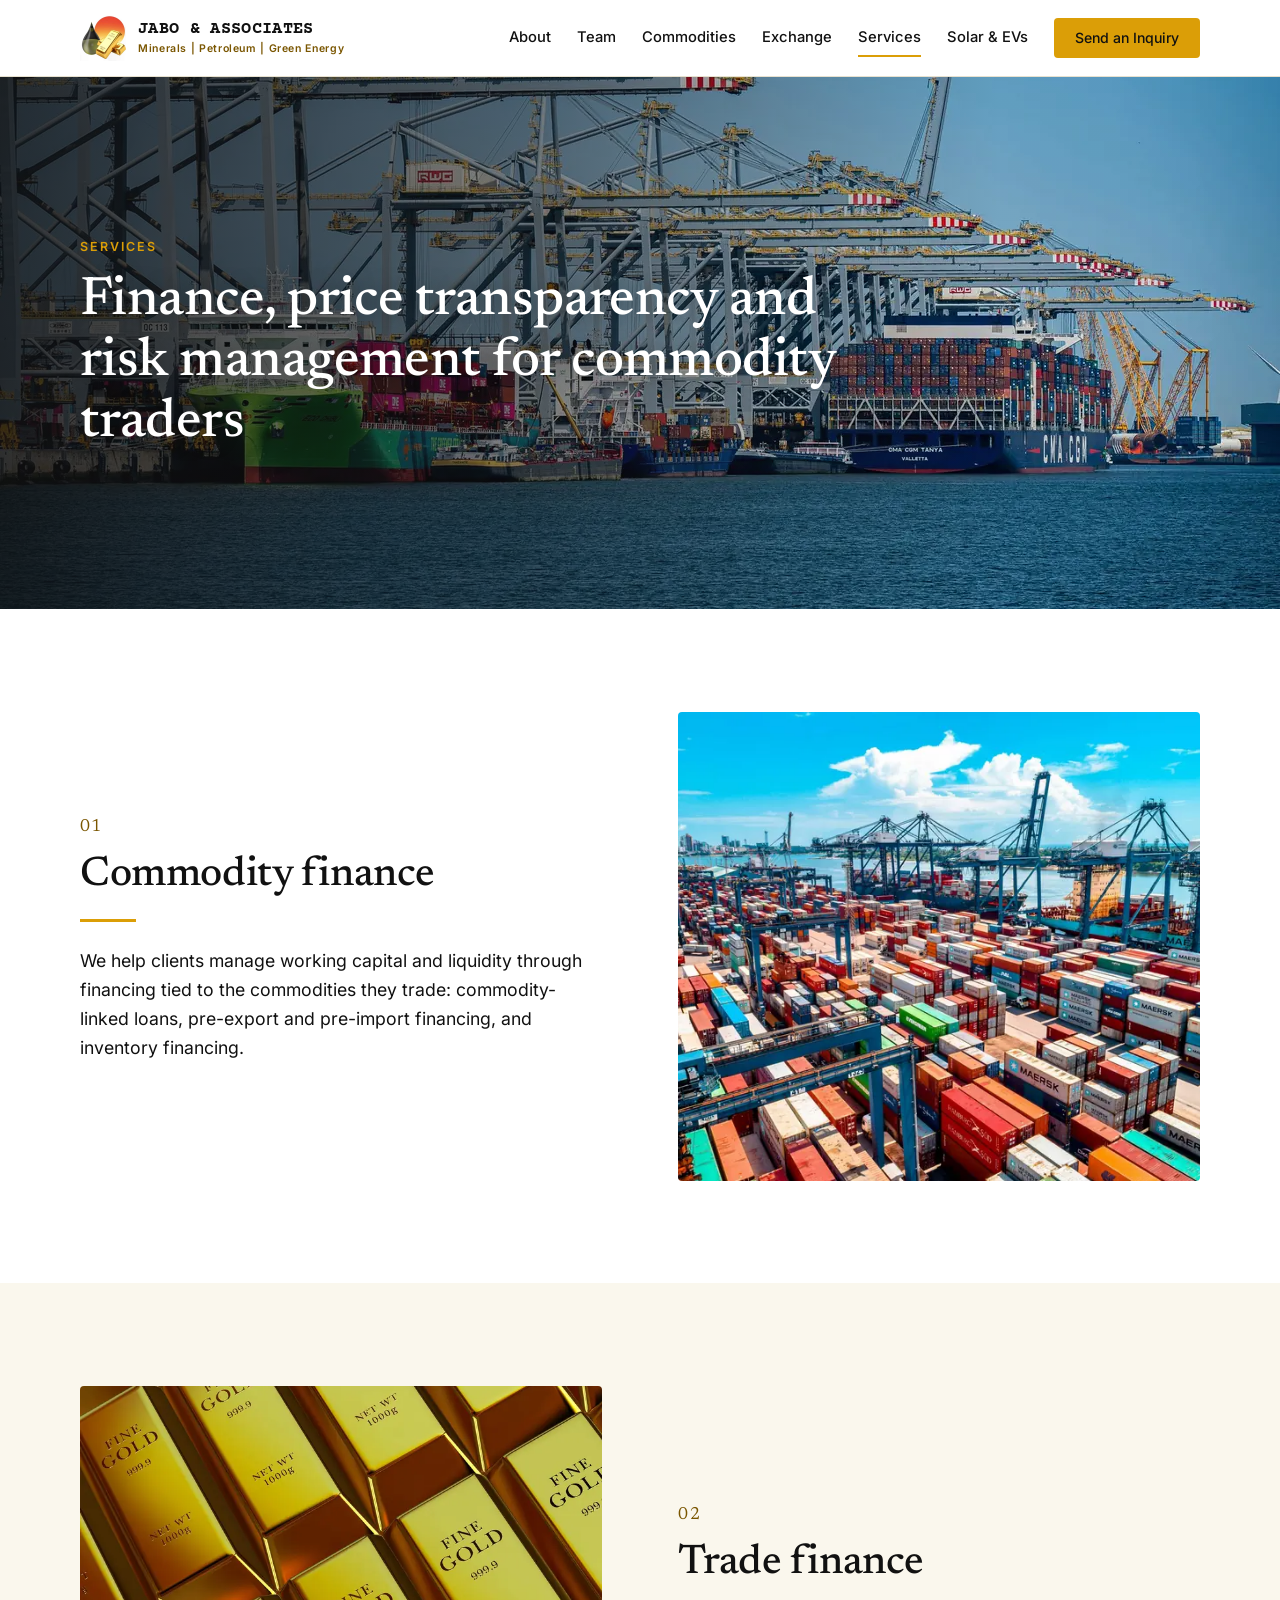
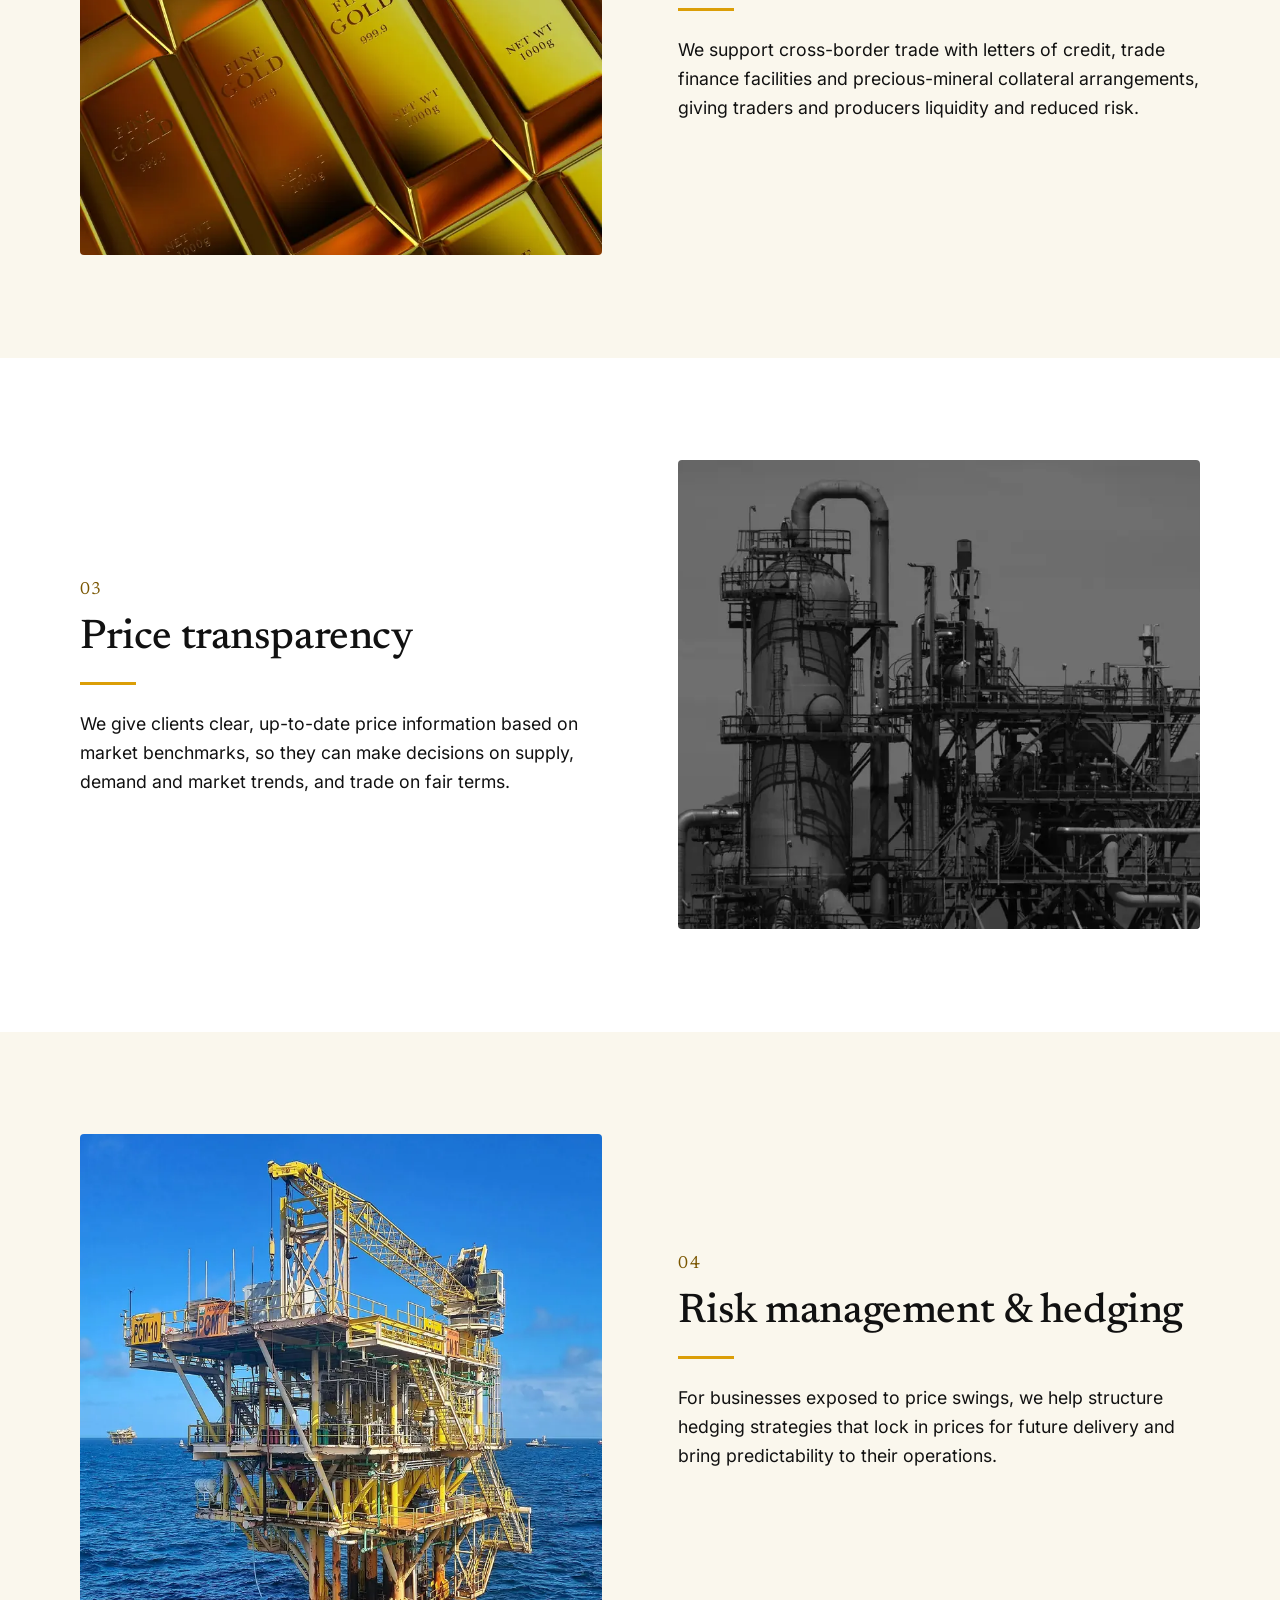
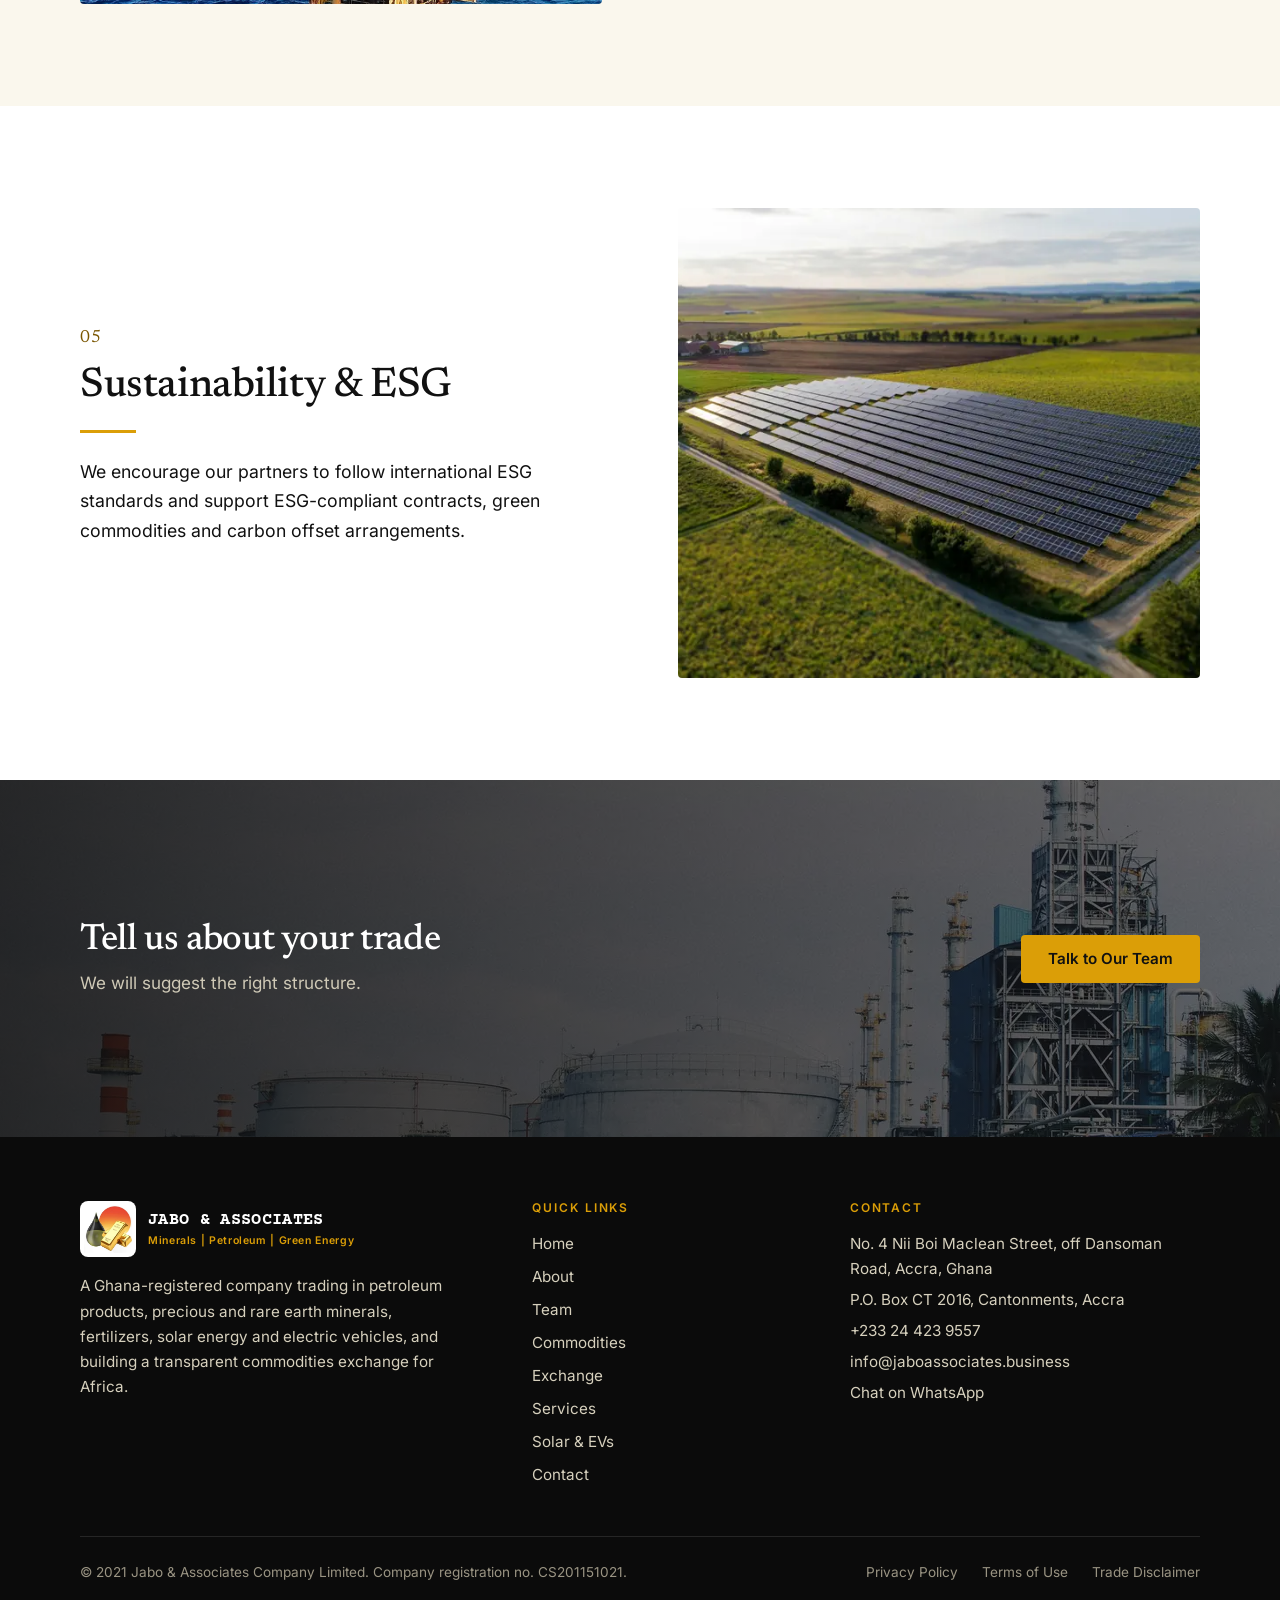
<file: site/services.html>
<!doctype html>
<html lang="en">
<head>
  <meta charset="utf-8">
  <meta name="viewport" content="width=device-width, initial-scale=1">
  <title>Services | Jabo &amp; Associates</title>
  <meta name="description" content="Commodity finance, trade finance, price transparency, risk management and ESG support from Jabo &amp; Associates.">
  <link rel="canonical" href="https://jaboassociates.business/services.html">
  <meta name="theme-color" content="#111111">
  <meta property="og:type" content="website">
  <meta property="og:site_name" content="Jabo &amp; Associates">
  <meta property="og:title" content="Services | Jabo &amp; Associates">
  <meta property="og:description" content="Commodity finance, trade finance, price transparency, risk management and ESG support from Jabo &amp; Associates.">
  <meta property="og:url" content="https://jaboassociates.business/services.html">
  <meta property="og:image" content="https://jaboassociates.business/images/og.jpg">
  <meta name="twitter:card" content="summary_large_image">
  <meta name="twitter:title" content="Services | Jabo &amp; Associates">
  <meta name="twitter:description" content="Commodity finance, trade finance, price transparency, risk management and ESG support from Jabo &amp; Associates.">
  <meta name="twitter:image" content="https://jaboassociates.business/images/og.jpg">
  <link rel="icon" href="favicon.ico" sizes="any">
  <link rel="icon" type="image/png" sizes="32x32" href="images/favicon-32.png">
  <link rel="icon" type="image/png" sizes="16x16" href="images/favicon-16.png">
  <link rel="apple-touch-icon" sizes="180x180" href="images/apple-touch-icon.png">
  <link rel="preload" href="fonts/newsreader-latin-wght-normal.woff2" as="font" type="font/woff2" crossorigin>
  <link rel="preload" href="fonts/inter-latin-wght-normal.woff2" as="font" type="font/woff2" crossorigin>
  <link rel="stylesheet" href="css/styles.css">
  <script src="js/main.js" defer></script>
</head>
<body>
  <a class="skip" href="#main">Skip to content</a>
<header class="site-header">
  <div class="container header-inner">
    <a class="brand" href="index.html" aria-label="Jabo &amp; Associates home">
      <img src="images/logo-mark.webp" alt="" width="46" height="46">
      <span class="brand-text">
        <span class="brand-name">Jabo &amp; Associates</span>
        <span class="brand-tag">Minerals | Petroleum | Green Energy</span>
      </span>
    </a>
    <button class="menu-toggle" type="button" aria-expanded="false" aria-controls="site-nav">Menu</button>
    <nav class="nav" id="site-nav" aria-label="Main" data-open="false">
        <a href="about.html">About</a>
        <a href="team.html">Team</a>
        <a href="products.html">Commodities</a>
        <a href="exchange.html">Exchange</a>
        <a href="services.html" aria-current="page">Services</a>
        <a href="solar-ev.html">Solar &amp; EVs</a>
        <a class="btn btn--gold" href="contact.html">Send an Inquiry</a>
    </nav>
  </div>
</header>
  <main id="main">
    <section class="page-hero">
      <div class="page-hero-bg">
        <img src="images/port-cranes-1280.webp" srcset="images/port-cranes-480.webp 480w, images/port-cranes-800.webp 800w, images/port-cranes-1280.webp 1280w, images/port-cranes-1920.webp 1920w" sizes="100vw" width="1280" height="853" alt="" loading="eager" fetchpriority="high" decoding="async" style="object-position: center 55%">
      </div>
      <div class="container">
        <div class="page-hero-inner">
          <span class="eyebrow">Services</span>
          <h1>Finance, price transparency and risk management for commodity traders</h1>
        </div>
      </div>
    </section>

    <section class="section">
      <div class="container split">
        <div>
          <span class="feature-num">01</span>
          <h2>Commodity finance</h2>
          <hr class="rule">
          <p style="font-size: 1.1rem">We help clients manage working capital and liquidity through financing tied to the commodities they trade: commodity-linked loans, pre-export and pre-import financing, and inventory financing.</p>
        </div>
        <div class="split-media">
          <img src="images/containers-1280.webp" srcset="images/containers-480.webp 480w, images/containers-800.webp 800w, images/containers-1280.webp 1280w, images/containers-1920.webp 1920w" sizes="(max-width: 860px) 100vw, 50vw" width="1280" height="853" alt="Container port with stacked cargo" loading="lazy" decoding="async" style="object-position: center">
        </div>
      </div>
    </section>

    <section class="section section--cream">
      <div class="container split split--reverse">
        <div>
          <span class="feature-num">02</span>
          <h2>Trade finance</h2>
          <hr class="rule">
          <p style="font-size: 1.1rem">We support cross-border trade with letters of credit, trade finance facilities and precious-mineral collateral arrangements, giving traders and producers liquidity and reduced risk.</p>
        </div>
        <div class="split-media">
          <img src="images/gold-bars-1280.webp" srcset="images/gold-bars-480.webp 480w, images/gold-bars-800.webp 800w, images/gold-bars-1280.webp 1280w, images/gold-bars-1600.webp 1600w" sizes="(max-width: 860px) 100vw, 50vw" width="1280" height="1920" alt="Stacked gold bars" loading="lazy" decoding="async" style="object-position: center 35%">
        </div>
      </div>
    </section>

    <section class="section">
      <div class="container split">
        <div>
          <span class="feature-num">03</span>
          <h2>Price transparency</h2>
          <hr class="rule">
          <p style="font-size: 1.1rem">We give clients clear, up-to-date price information based on market benchmarks, so they can make decisions on supply, demand and market trends, and trade on fair terms.</p>
        </div>
        <div class="split-media">
          <img src="images/refinery-bw-1280.webp" srcset="images/refinery-bw-480.webp 480w, images/refinery-bw-800.webp 800w, images/refinery-bw-1280.webp 1280w, images/refinery-bw-1920.webp 1920w" sizes="(max-width: 860px) 100vw, 50vw" width="1280" height="1024" alt="Refinery towers in black and white" loading="lazy" decoding="async" style="object-position: 30% center">
        </div>
      </div>
    </section>

    <section class="section section--cream">
      <div class="container split split--reverse">
        <div>
          <span class="feature-num">04</span>
          <h2>Risk management &amp; hedging</h2>
          <hr class="rule">
          <p style="font-size: 1.1rem">For businesses exposed to price swings, we help structure hedging strategies that lock in prices for future delivery and bring predictability to their operations.</p>
        </div>
        <div class="split-media">
          <img src="images/offshore-platform-1280.webp" srcset="images/offshore-platform-480.webp 480w, images/offshore-platform-800.webp 800w, images/offshore-platform-1280.webp 1280w, images/offshore-platform-1351.webp 1351w" sizes="(max-width: 860px) 100vw, 50vw" width="1280" height="2274" alt="Offshore oil platform at sea" loading="lazy" decoding="async" style="object-position: center 38%">
        </div>
      </div>
    </section>

    <section class="section">
      <div class="container split">
        <div>
          <span class="feature-num">05</span>
          <h2>Sustainability &amp; ESG</h2>
          <hr class="rule">
          <p style="font-size: 1.1rem">We encourage our partners to follow international ESG standards and support ESG-compliant contracts, green commodities and carbon offset arrangements.</p>
        </div>
        <div class="split-media">
          <img src="images/solar-farm-1280.webp" srcset="images/solar-farm-480.webp 480w, images/solar-farm-800.webp 800w, images/solar-farm-1280.webp 1280w, images/solar-farm-1920.webp 1920w" sizes="(max-width: 860px) 100vw, 50vw" width="1280" height="853" alt="A solar farm set in green farmland" loading="lazy" decoding="async" style="object-position: center">
        </div>
      </div>
    </section>

    <section class="cta-band cta-band--photo">
      <img class="band-bg" src="images/refinery-tanks-1280.webp" srcset="images/refinery-tanks-480.webp 480w, images/refinery-tanks-800.webp 800w, images/refinery-tanks-1280.webp 1280w, images/refinery-tanks-1920.webp 1920w" sizes="100vw" width="1280" height="853" alt="" loading="lazy" decoding="async">
      <div class="container cta-inner">
        <div>
          <h2>Tell us about your trade</h2>
          <p>We will suggest the right structure.</p>
        </div>
        <a class="btn btn--gold" href="contact.html">Talk to Our Team</a>
      </div>
    </section>
  </main>
<footer class="site-footer">
  <div class="container">
    <div class="footer-grid">
      <div>
        <div class="footer-brand">
          <div class="logo-tile"><img src="images/logo-mark.webp" alt="" width="48" height="48"></div>
          <div class="brand-text">
            <span class="brand-name">Jabo &amp; Associates</span>
            <span class="brand-tag">Minerals | Petroleum | Green Energy</span>
          </div>
        </div>
        <p style="max-width: 380px">
          A Ghana-registered company trading in petroleum products, precious and rare earth minerals, fertilizers, solar energy and electric vehicles, and building a transparent commodities exchange for Africa.
        </p>
      </div>
      <div>
        <h4>Quick links</h4>
        <ul>
          <li><a href="index.html">Home</a></li>
          <li><a href="about.html">About</a></li>
          <li><a href="team.html">Team</a></li>
          <li><a href="products.html">Commodities</a></li>
          <li><a href="exchange.html">Exchange</a></li>
          <li><a href="services.html">Services</a></li>
          <li><a href="solar-ev.html">Solar &amp; EVs</a></li>
          <li><a href="contact.html">Contact</a></li>
        </ul>
      </div>
      <div>
        <h4>Contact</h4>
        <address>
          <span>No. 4 Nii Boi Maclean Street, off Dansoman Road, Accra, Ghana</span>
          <span>P.O. Box CT 2016, Cantonments, Accra</span>
          <a href="tel:+233244239557">+233 24 423 9557</a>
          <a href="mailto:info@jaboassociates.business">info@jaboassociates.business</a>
          <a href="https://wa.me/233244239557?text=Hello%20Jabo%20%26%20Associates%2C%20I%20would%20like%20to%20make%20an%20inquiry." target="_blank" rel="noopener">Chat on WhatsApp</a>
        </address>
      </div>
    </div>
    <div class="footer-bottom">
      <span>&copy; 2021 Jabo &amp; Associates Company Limited. Company registration no. CS201151021.</span>
      <ul>
        <li><a href="privacy.html">Privacy Policy</a></li>
        <li><a href="terms.html">Terms of Use</a></li>
        <li><a href="disclaimer.html">Trade Disclaimer</a></li>
      </ul>
    </div>
  </div>
</footer>
  <a class="wa-float" href="https://wa.me/233244239557?text=Hello%20Jabo%20%26%20Associates%2C%20I%20would%20like%20to%20make%20an%20inquiry." target="_blank" rel="noopener" aria-label="Chat with us on WhatsApp">
    <svg viewBox="0 0 32 32" fill="currentColor" aria-hidden="true"><path d="M16.02 3C8.83 3 3 8.83 3 16.02c0 2.3.6 4.55 1.75 6.53L3 29l6.62-1.73a13 13 0 0 0 6.4 1.64h.01C23.2 28.91 29 23.08 29 15.9 29 12.5 27.67 9.3 25.26 6.9A12.9 12.9 0 0 0 16.02 3Zm0 23.7h-.01a10.8 10.8 0 0 1-5.5-1.5l-.4-.23-3.93 1.03 1.05-3.83-.26-.4a10.7 10.7 0 0 1-1.65-5.75c0-5.95 4.85-10.8 10.82-10.8 2.88 0 5.6 1.13 7.63 3.17a10.7 10.7 0 0 1 3.16 7.64c0 5.96-4.86 10.67-10.9 10.67Zm5.93-8.1c-.33-.16-1.93-.95-2.23-1.06-.3-.11-.52-.16-.74.17-.22.32-.85 1.06-1.04 1.28-.19.22-.38.24-.7.08-.33-.16-1.38-.51-2.63-1.62-.97-.87-1.63-1.94-1.82-2.27-.19-.33-.02-.5.14-.66.15-.15.33-.38.49-.57.16-.19.22-.33.33-.55.11-.22.05-.41-.03-.57-.08-.16-.74-1.78-1.01-2.44-.27-.64-.54-.55-.74-.56h-.63c-.22 0-.57.08-.87.41-.3.33-1.14 1.11-1.14 2.72 0 1.6 1.17 3.15 1.33 3.37.16.22 2.3 3.5 5.56 4.91.78.33 1.38.53 1.85.68.78.25 1.49.21 2.05.13.63-.09 1.93-.79 2.2-1.55.27-.76.27-1.41.19-1.55-.08-.14-.3-.22-.63-.38Z"/></svg>
  </a>
</body>
</html>
</file>
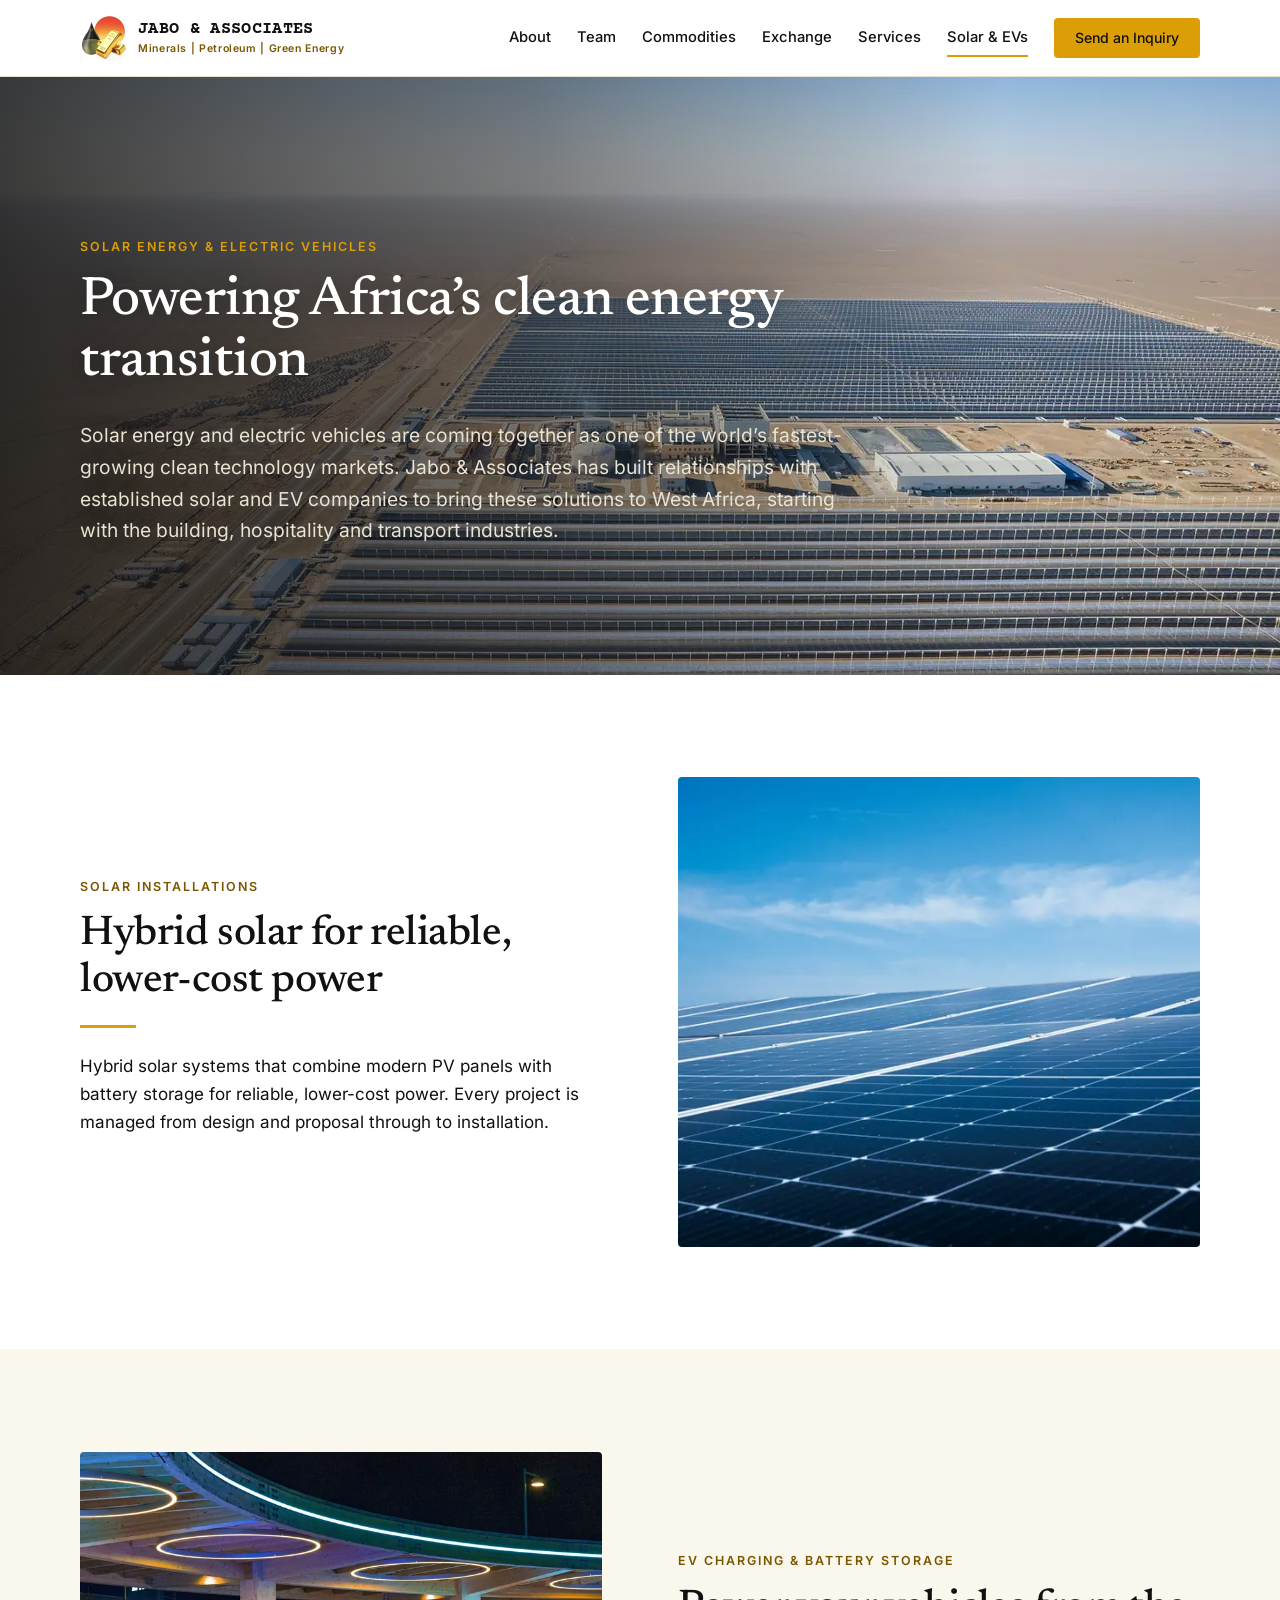
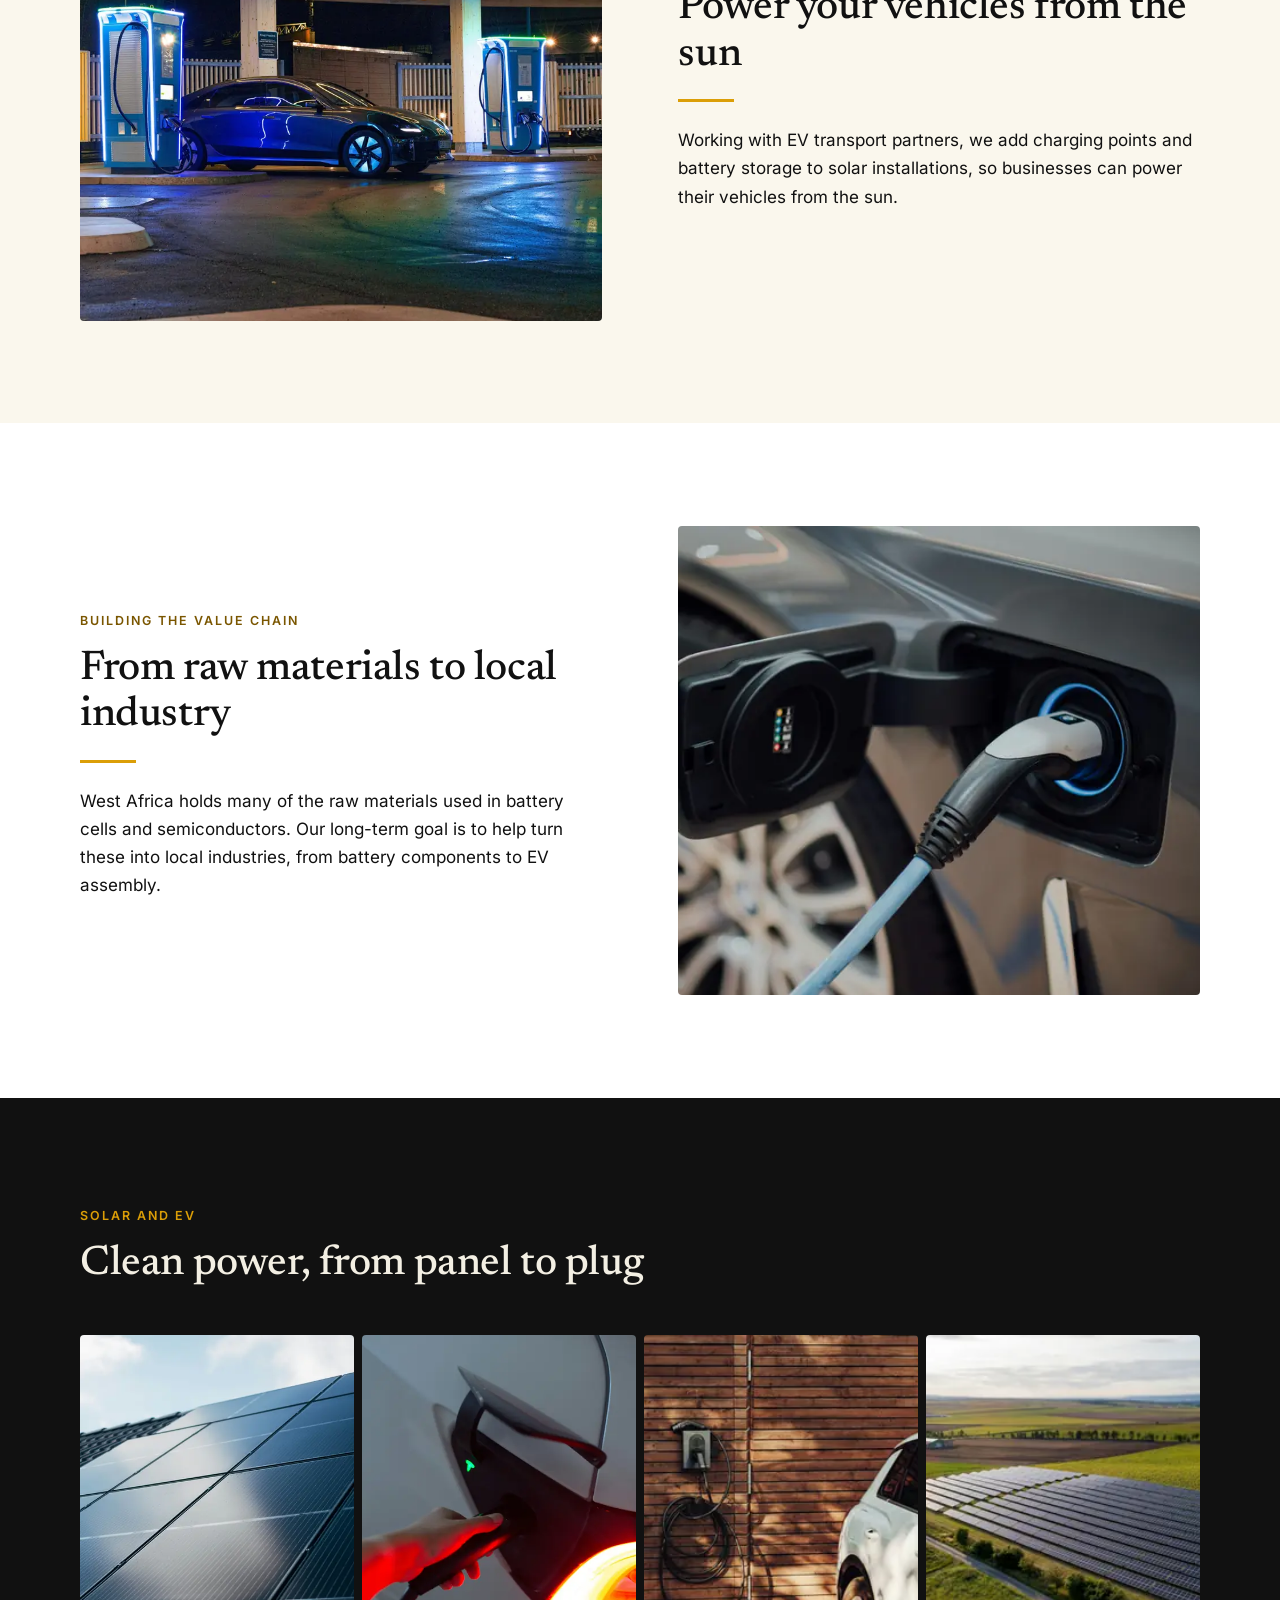
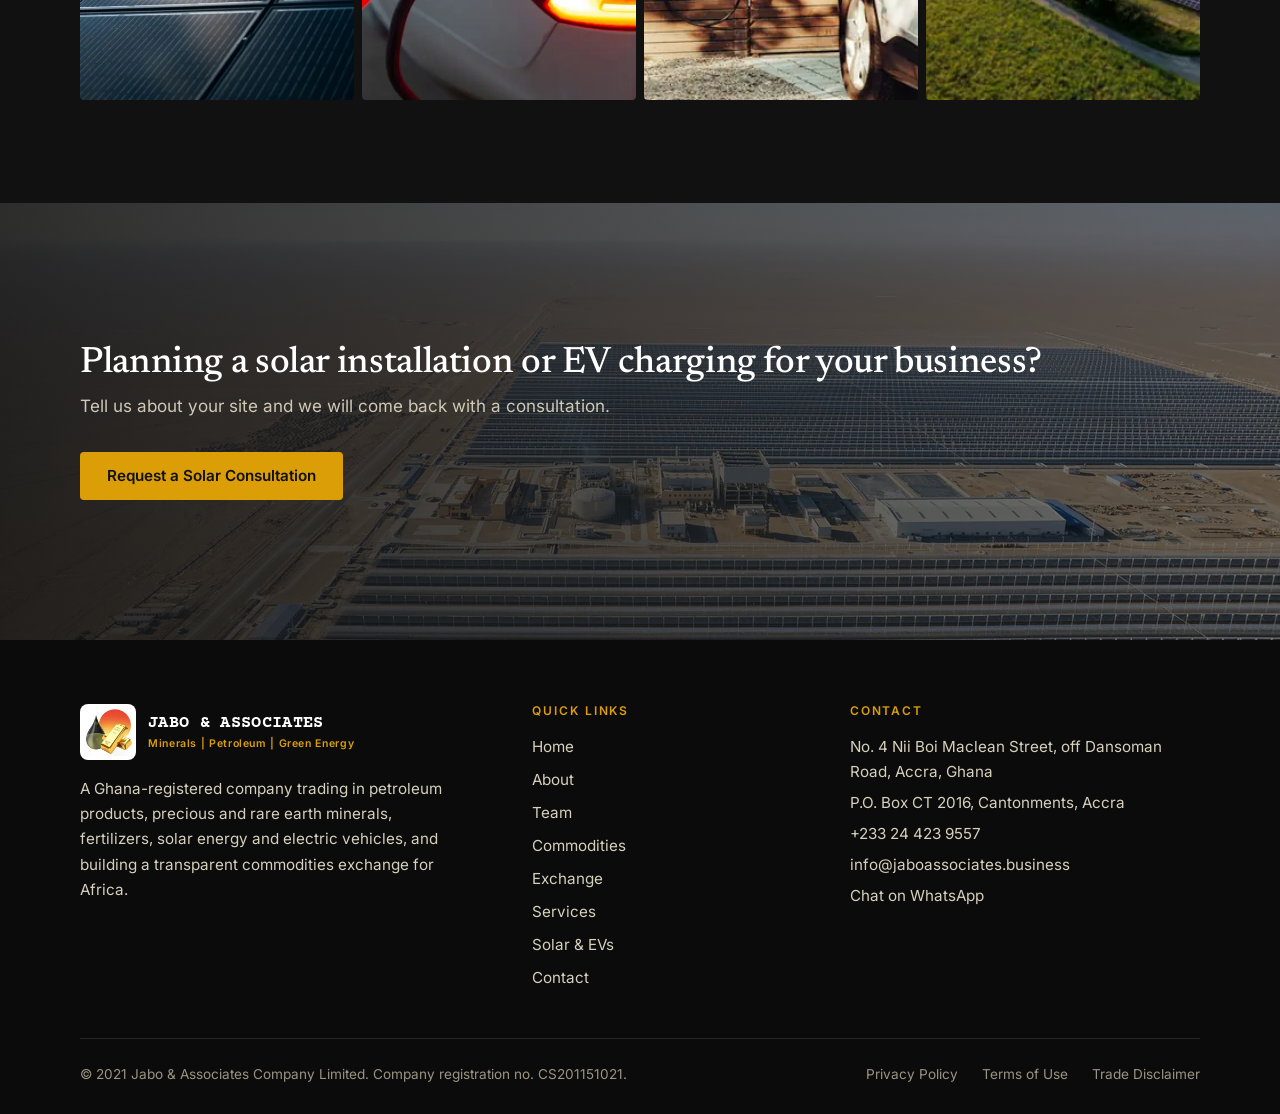
<file: site/solar-ev.html>
<!doctype html>
<html lang="en">
<head>
  <meta charset="utf-8">
  <meta name="viewport" content="width=device-width, initial-scale=1">
  <title>Solar Energy &amp; EVs | Jabo &amp; Associates</title>
  <meta name="description" content="Hybrid solar installations, EV charging and battery storage for businesses in West Africa, from Jabo &amp; Associates.">
  <link rel="canonical" href="https://jaboassociates.business/solar-ev.html">
  <meta name="theme-color" content="#111111">
  <meta property="og:type" content="website">
  <meta property="og:site_name" content="Jabo &amp; Associates">
  <meta property="og:title" content="Solar Energy &amp; EVs | Jabo &amp; Associates">
  <meta property="og:description" content="Hybrid solar installations, EV charging and battery storage for businesses in West Africa, from Jabo &amp; Associates.">
  <meta property="og:url" content="https://jaboassociates.business/solar-ev.html">
  <meta property="og:image" content="https://jaboassociates.business/images/og.jpg">
  <meta name="twitter:card" content="summary_large_image">
  <meta name="twitter:title" content="Solar Energy &amp; EVs | Jabo &amp; Associates">
  <meta name="twitter:description" content="Hybrid solar installations, EV charging and battery storage for businesses in West Africa, from Jabo &amp; Associates.">
  <meta name="twitter:image" content="https://jaboassociates.business/images/og.jpg">
  <link rel="icon" href="favicon.ico" sizes="any">
  <link rel="icon" type="image/png" sizes="32x32" href="images/favicon-32.png">
  <link rel="icon" type="image/png" sizes="16x16" href="images/favicon-16.png">
  <link rel="apple-touch-icon" sizes="180x180" href="images/apple-touch-icon.png">
  <link rel="preload" href="fonts/newsreader-latin-wght-normal.woff2" as="font" type="font/woff2" crossorigin>
  <link rel="preload" href="fonts/inter-latin-wght-normal.woff2" as="font" type="font/woff2" crossorigin>
  <link rel="stylesheet" href="css/styles.css">
  <script src="js/main.js" defer></script>
</head>
<body>
  <a class="skip" href="#main">Skip to content</a>
<header class="site-header">
  <div class="container header-inner">
    <a class="brand" href="index.html" aria-label="Jabo &amp; Associates home">
      <img src="images/logo-mark.webp" alt="" width="46" height="46">
      <span class="brand-text">
        <span class="brand-name">Jabo &amp; Associates</span>
        <span class="brand-tag">Minerals | Petroleum | Green Energy</span>
      </span>
    </a>
    <button class="menu-toggle" type="button" aria-expanded="false" aria-controls="site-nav">Menu</button>
    <nav class="nav" id="site-nav" aria-label="Main" data-open="false">
        <a href="about.html">About</a>
        <a href="team.html">Team</a>
        <a href="products.html">Commodities</a>
        <a href="exchange.html">Exchange</a>
        <a href="services.html">Services</a>
        <a href="solar-ev.html" aria-current="page">Solar &amp; EVs</a>
        <a class="btn btn--gold" href="contact.html">Send an Inquiry</a>
    </nav>
  </div>
</header>
  <main id="main">
    <section class="page-hero">
      <div class="page-hero-bg">
        <img src="images/solar-plant-1280.webp" srcset="images/solar-plant-480.webp 480w, images/solar-plant-800.webp 800w, images/solar-plant-1280.webp 1280w, images/solar-plant-1920.webp 1920w" sizes="100vw" width="1280" height="853" alt="" loading="eager" fetchpriority="high" decoding="async" style="object-position: center 50%">
      </div>
      <div class="container">
        <div class="page-hero-inner">
          <span class="eyebrow">Solar energy &amp; electric vehicles</span>
          <h1>Powering Africa’s clean energy transition</h1>
        <p class="lead">Solar energy and electric vehicles are coming together as one of the world’s fastest-growing clean technology markets. Jabo &amp; Associates has built relationships with established solar and EV companies to bring these solutions to West Africa, starting with the building, hospitality and transport industries.</p>
        </div>
      </div>
    </section>

    <section class="section">
      <div class="container split">
        <div>
          <span class="eyebrow">Solar installations</span>
          <h2>Hybrid solar for reliable, lower-cost power</h2>
          <hr class="rule">
          <p>
            Hybrid solar systems that combine modern PV panels with battery storage for reliable, lower-cost power. Every project is managed from design and proposal through to installation.
          </p>
        </div>
        <div class="split-media">
          <img src="images/solar-panels-1280.webp" srcset="images/solar-panels-480.webp 480w, images/solar-panels-800.webp 800w, images/solar-panels-1280.webp 1280w, images/solar-panels-1920.webp 1920w" sizes="(max-width: 860px) 100vw, 50vw" width="1280" height="853" alt="Solar panels under a blue sky" loading="lazy" decoding="async">
        </div>
      </div>
    </section>

    <section class="section section--cream">
      <div class="container split">
        <div class="split-media">
          <img src="images/ev-station-1280.webp" srcset="images/ev-station-480.webp 480w, images/ev-station-800.webp 800w, images/ev-station-1280.webp 1280w, images/ev-station-1920.webp 1920w" sizes="(max-width: 860px) 100vw, 50vw" width="1280" height="1335" alt="Electric vehicle at a charging station" loading="lazy" decoding="async" style="object-position: center 60%">
        </div>
        <div>
          <span class="eyebrow">EV charging &amp; battery storage</span>
          <h2>Power your vehicles from the sun</h2>
          <hr class="rule">
          <p>
            Working with EV transport partners, we add charging points and battery storage to solar installations, so businesses can power their vehicles from the sun.
          </p>
        </div>
      </div>
    </section>

    <section class="section">
      <div class="container split">
        <div>
          <span class="eyebrow">Building the value chain</span>
          <h2>From raw materials to local industry</h2>
          <hr class="rule">
          <p>
            West Africa holds many of the raw materials used in battery cells and semiconductors. Our long-term goal is to help turn these into local industries, from battery components to EV assembly.
          </p>
        </div>
        <div class="split-media">
          <img src="images/ev-charging-1280.webp" srcset="images/ev-charging-480.webp 480w, images/ev-charging-800.webp 800w, images/ev-charging-1280.webp 1280w, images/ev-charging-1920.webp 1920w" sizes="(max-width: 860px) 100vw, 50vw" width="1280" height="852" alt="Electric vehicle plugged into a charger" loading="lazy" decoding="async">
        </div>
      </div>
    </section>

    <section class="section section--dark">
      <div class="container">
        <div class="section-head">
          <span class="eyebrow">Solar and EV</span>
          <h2>Clean power, from panel to plug</h2>
        </div>
        <div class="strip">
          <figure><img src="images/solar-closeup-1280.webp" srcset="images/solar-closeup-480.webp 480w, images/solar-closeup-800.webp 800w, images/solar-closeup-1280.webp 1280w, images/solar-closeup-1600.webp 1600w" sizes="(max-width: 760px) 50vw, 25vw" width="1280" height="1920" alt="Close view of solar panels" loading="lazy" decoding="async" style="object-position: center 35%"></figure>
          <figure><img src="images/ev-plug-1280.webp" srcset="images/ev-plug-480.webp 480w, images/ev-plug-800.webp 800w, images/ev-plug-1280.webp 1280w, images/ev-plug-1600.webp 1600w" sizes="(max-width: 760px) 50vw, 25vw" width="1280" height="1920" alt="A charging plug connected to an electric car" loading="lazy" decoding="async" style="object-position: center 40%"></figure>
          <figure><img src="images/ev-home-1280.webp" srcset="images/ev-home-480.webp 480w, images/ev-home-800.webp 800w, images/ev-home-1280.webp 1280w, images/ev-home-1920.webp 1920w" sizes="(max-width: 760px) 50vw, 25vw" width="1280" height="854" alt="Electric car beside a wall charger" loading="lazy" decoding="async" style="object-position: 28% center"></figure>
          <figure><img src="images/solar-farm-1280.webp" srcset="images/solar-farm-480.webp 480w, images/solar-farm-800.webp 800w, images/solar-farm-1280.webp 1280w, images/solar-farm-1920.webp 1920w" sizes="(max-width: 760px) 50vw, 25vw" width="1280" height="853" alt="A solar farm set in green farmland" loading="lazy" decoding="async" style="object-position: 40% center"></figure>
        </div>
      </div>
    </section>

    <section class="cta-band cta-band--photo">
      <img class="band-bg" src="images/solar-plant-1280.webp" srcset="images/solar-plant-480.webp 480w, images/solar-plant-800.webp 800w, images/solar-plant-1280.webp 1280w, images/solar-plant-1920.webp 1920w" sizes="100vw" width="1280" height="853" alt="" loading="lazy" decoding="async">
      <div class="container cta-inner">
        <div>
          <h2>Planning a solar installation or EV charging for your business?</h2>
          <p>Tell us about your site and we will come back with a consultation.</p>
        </div>
        <a class="btn btn--gold" href="contact.html?role=Solar%20%26%20EV%20client&amp;commodity=Solar%20%26%20EV">Request a Solar Consultation</a>
      </div>
    </section>
  </main>
<footer class="site-footer">
  <div class="container">
    <div class="footer-grid">
      <div>
        <div class="footer-brand">
          <div class="logo-tile"><img src="images/logo-mark.webp" alt="" width="48" height="48"></div>
          <div class="brand-text">
            <span class="brand-name">Jabo &amp; Associates</span>
            <span class="brand-tag">Minerals | Petroleum | Green Energy</span>
          </div>
        </div>
        <p style="max-width: 380px">
          A Ghana-registered company trading in petroleum products, precious and rare earth minerals, fertilizers, solar energy and electric vehicles, and building a transparent commodities exchange for Africa.
        </p>
      </div>
      <div>
        <h4>Quick links</h4>
        <ul>
          <li><a href="index.html">Home</a></li>
          <li><a href="about.html">About</a></li>
          <li><a href="team.html">Team</a></li>
          <li><a href="products.html">Commodities</a></li>
          <li><a href="exchange.html">Exchange</a></li>
          <li><a href="services.html">Services</a></li>
          <li><a href="solar-ev.html">Solar &amp; EVs</a></li>
          <li><a href="contact.html">Contact</a></li>
        </ul>
      </div>
      <div>
        <h4>Contact</h4>
        <address>
          <span>No. 4 Nii Boi Maclean Street, off Dansoman Road, Accra, Ghana</span>
          <span>P.O. Box CT 2016, Cantonments, Accra</span>
          <a href="tel:+233244239557">+233 24 423 9557</a>
          <a href="mailto:info@jaboassociates.business">info@jaboassociates.business</a>
          <a href="https://wa.me/233244239557?text=Hello%20Jabo%20%26%20Associates%2C%20I%20would%20like%20to%20make%20an%20inquiry." target="_blank" rel="noopener">Chat on WhatsApp</a>
        </address>
      </div>
    </div>
    <div class="footer-bottom">
      <span>&copy; 2021 Jabo &amp; Associates Company Limited. Company registration no. CS201151021.</span>
      <ul>
        <li><a href="privacy.html">Privacy Policy</a></li>
        <li><a href="terms.html">Terms of Use</a></li>
        <li><a href="disclaimer.html">Trade Disclaimer</a></li>
      </ul>
    </div>
  </div>
</footer>
  <a class="wa-float" href="https://wa.me/233244239557?text=Hello%20Jabo%20%26%20Associates%2C%20I%20would%20like%20to%20make%20an%20inquiry." target="_blank" rel="noopener" aria-label="Chat with us on WhatsApp">
    <svg viewBox="0 0 32 32" fill="currentColor" aria-hidden="true"><path d="M16.02 3C8.83 3 3 8.83 3 16.02c0 2.3.6 4.55 1.75 6.53L3 29l6.62-1.73a13 13 0 0 0 6.4 1.64h.01C23.2 28.91 29 23.08 29 15.9 29 12.5 27.67 9.3 25.26 6.9A12.9 12.9 0 0 0 16.02 3Zm0 23.7h-.01a10.8 10.8 0 0 1-5.5-1.5l-.4-.23-3.93 1.03 1.05-3.83-.26-.4a10.7 10.7 0 0 1-1.65-5.75c0-5.95 4.85-10.8 10.82-10.8 2.88 0 5.6 1.13 7.63 3.17a10.7 10.7 0 0 1 3.16 7.64c0 5.96-4.86 10.67-10.9 10.67Zm5.93-8.1c-.33-.16-1.93-.95-2.23-1.06-.3-.11-.52-.16-.74.17-.22.32-.85 1.06-1.04 1.28-.19.22-.38.24-.7.08-.33-.16-1.38-.51-2.63-1.62-.97-.87-1.63-1.94-1.82-2.27-.19-.33-.02-.5.14-.66.15-.15.33-.38.49-.57.16-.19.22-.33.33-.55.11-.22.05-.41-.03-.57-.08-.16-.74-1.78-1.01-2.44-.27-.64-.54-.55-.74-.56h-.63c-.22 0-.57.08-.87.41-.3.33-1.14 1.11-1.14 2.72 0 1.6 1.17 3.15 1.33 3.37.16.22 2.3 3.5 5.56 4.91.78.33 1.38.53 1.85.68.78.25 1.49.21 2.05.13.63-.09 1.93-.79 2.2-1.55.27-.76.27-1.41.19-1.55-.08-.14-.3-.22-.63-.38Z"/></svg>
  </a>
</body>
</html>
</file>
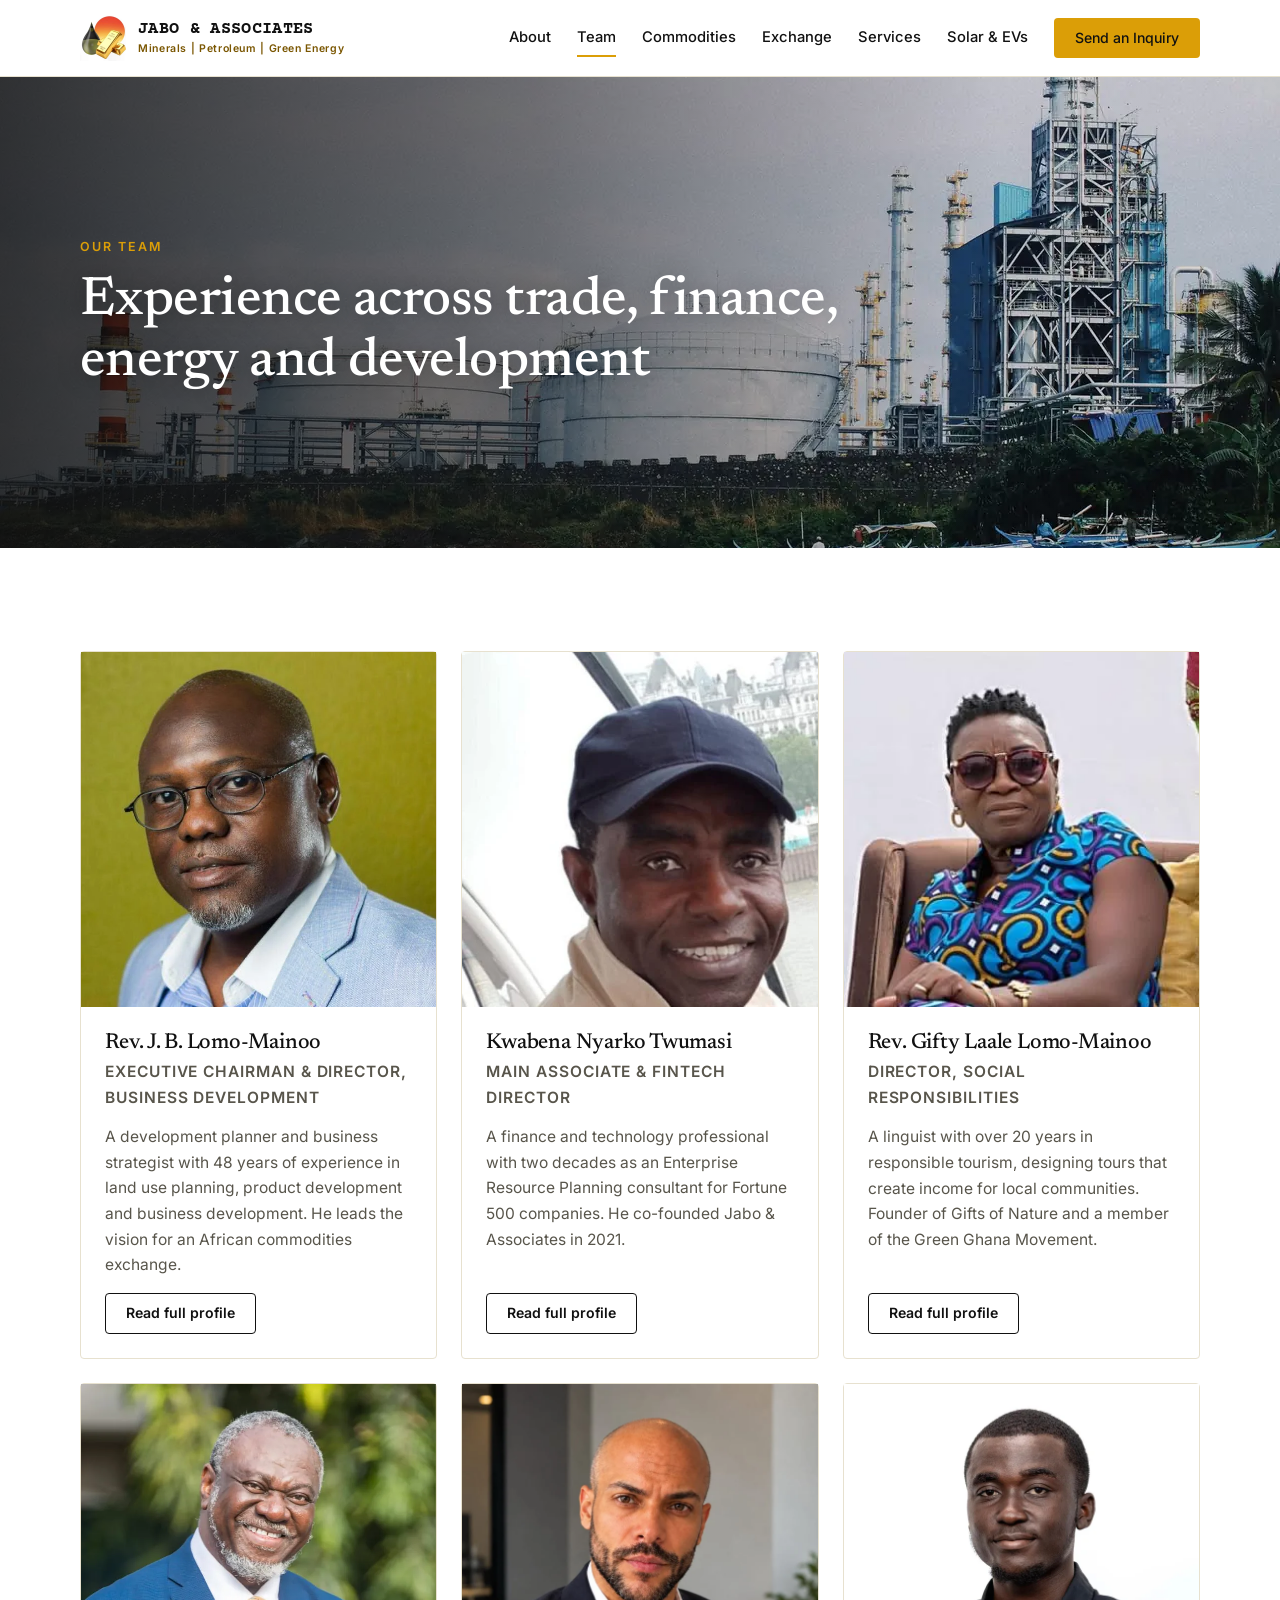
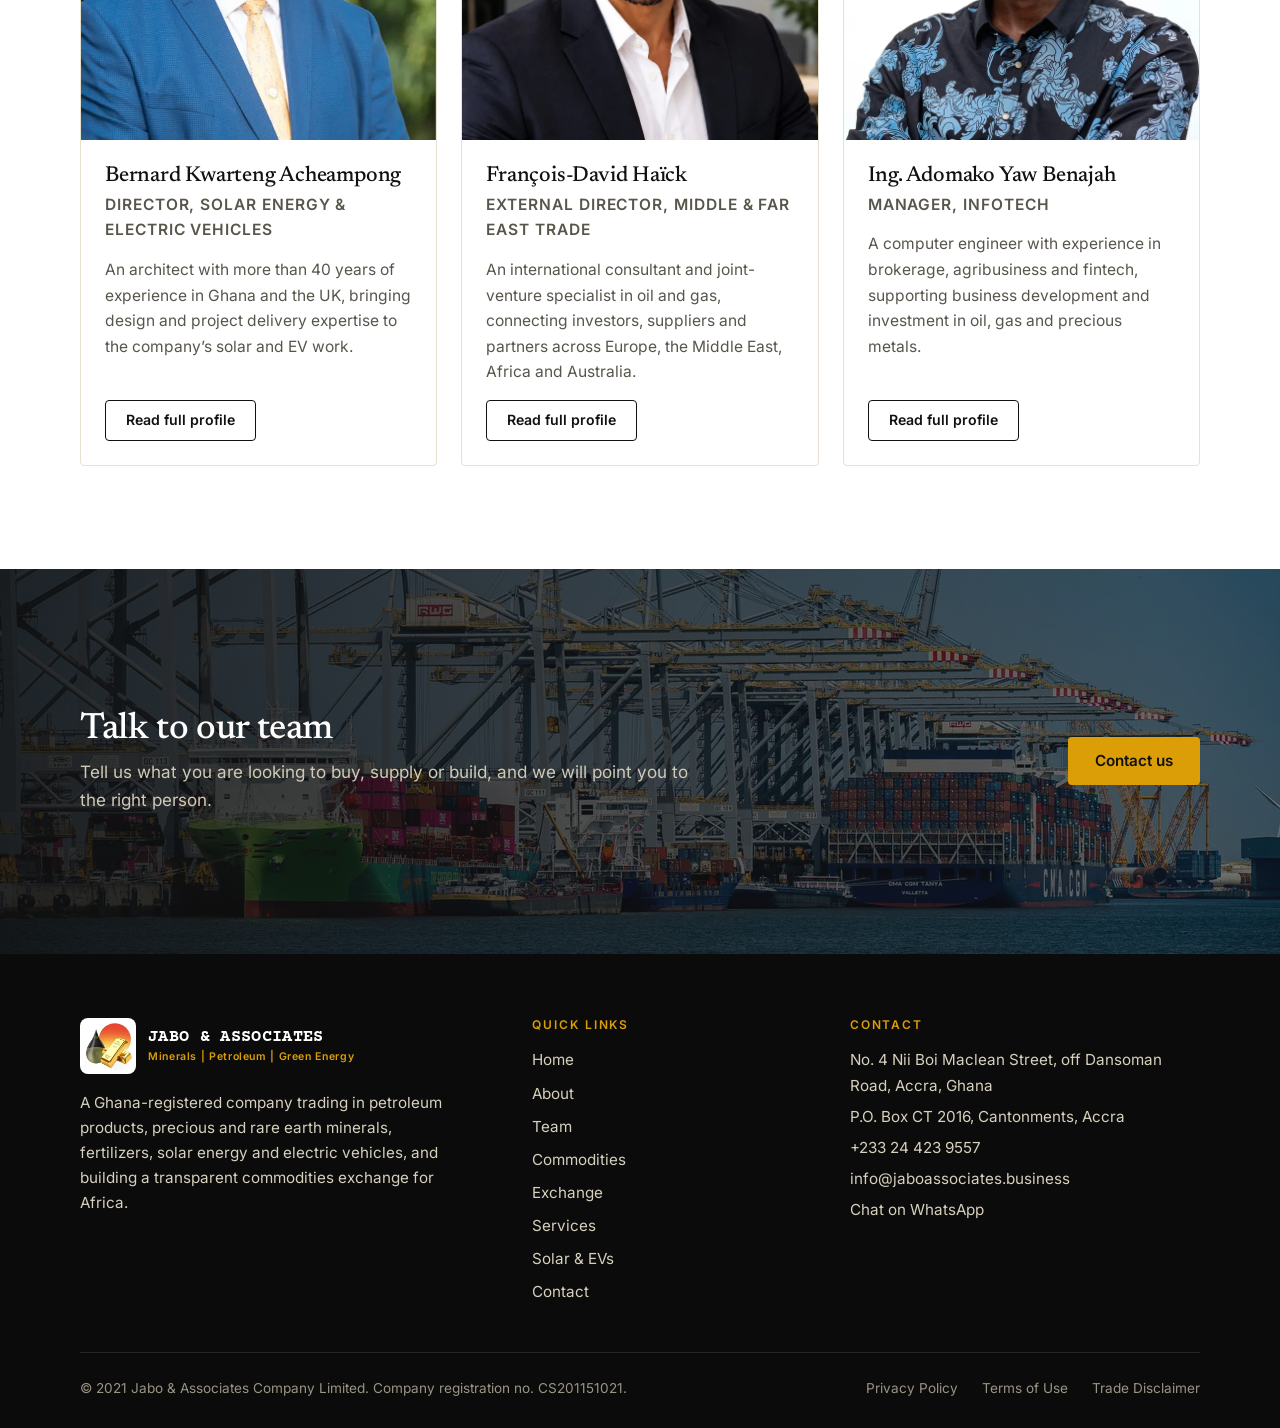
<file: site/team.html>
<!doctype html>
<html lang="en">
<head>
  <meta charset="utf-8">
  <meta name="viewport" content="width=device-width, initial-scale=1">
  <title>Our Team | Jabo &amp; Associates</title>
  <meta name="description" content="Meet the leadership team of Jabo &amp; Associates: experience in development planning, fintech, responsible tourism, architecture, oil and gas joint ventures and technology.">
  <link rel="canonical" href="https://jaboassociates.business/team.html">
  <meta name="theme-color" content="#111111">
  <meta property="og:type" content="website">
  <meta property="og:site_name" content="Jabo &amp; Associates">
  <meta property="og:title" content="Our Team | Jabo &amp; Associates">
  <meta property="og:description" content="Meet the leadership team of Jabo &amp; Associates: experience in development planning, fintech, responsible tourism, architecture, oil and gas joint ventures and technology.">
  <meta property="og:url" content="https://jaboassociates.business/team.html">
  <meta property="og:image" content="https://jaboassociates.business/images/og.jpg">
  <meta name="twitter:card" content="summary_large_image">
  <meta name="twitter:title" content="Our Team | Jabo &amp; Associates">
  <meta name="twitter:description" content="Meet the leadership team of Jabo &amp; Associates: experience in development planning, fintech, responsible tourism, architecture, oil and gas joint ventures and technology.">
  <meta name="twitter:image" content="https://jaboassociates.business/images/og.jpg">
  <link rel="icon" href="favicon.ico" sizes="any">
  <link rel="icon" type="image/png" sizes="32x32" href="images/favicon-32.png">
  <link rel="icon" type="image/png" sizes="16x16" href="images/favicon-16.png">
  <link rel="apple-touch-icon" sizes="180x180" href="images/apple-touch-icon.png">
  <link rel="preload" href="fonts/newsreader-latin-wght-normal.woff2" as="font" type="font/woff2" crossorigin>
  <link rel="preload" href="fonts/inter-latin-wght-normal.woff2" as="font" type="font/woff2" crossorigin>
  <link rel="stylesheet" href="css/styles.css">
  <script src="js/main.js" defer></script>
</head>
<body>
  <a class="skip" href="#main">Skip to content</a>
<header class="site-header">
  <div class="container header-inner">
    <a class="brand" href="index.html" aria-label="Jabo &amp; Associates home">
      <img src="images/logo-mark.webp" alt="" width="46" height="46">
      <span class="brand-text">
        <span class="brand-name">Jabo &amp; Associates</span>
        <span class="brand-tag">Minerals | Petroleum | Green Energy</span>
      </span>
    </a>
    <button class="menu-toggle" type="button" aria-expanded="false" aria-controls="site-nav">Menu</button>
    <nav class="nav" id="site-nav" aria-label="Main" data-open="false">
        <a href="about.html">About</a>
        <a href="team.html" aria-current="page">Team</a>
        <a href="products.html">Commodities</a>
        <a href="exchange.html">Exchange</a>
        <a href="services.html">Services</a>
        <a href="solar-ev.html">Solar &amp; EVs</a>
        <a class="btn btn--gold" href="contact.html">Send an Inquiry</a>
    </nav>
  </div>
</header>
  <main id="main">
    <section class="page-hero">
      <div class="page-hero-bg">
        <img src="images/refinery-tanks-1280.webp" srcset="images/refinery-tanks-480.webp 480w, images/refinery-tanks-800.webp 800w, images/refinery-tanks-1280.webp 1280w, images/refinery-tanks-1920.webp 1920w" sizes="100vw" width="1280" height="853" alt="" loading="eager" fetchpriority="high" decoding="async" style="object-position: center 70%">
      </div>
      <div class="container">
        <div class="page-hero-inner">
          <span class="eyebrow">Our team</span>
          <h1>Experience across trade, finance, energy and development</h1>
        </div>
      </div>
    </section>

    <section class="section">
      <div class="container">
        <div class="grid grid-3">
        <article class="team-card">
          <div class="team-photo"><img src="images/team/rev-jb-640.webp" srcset="images/team/rev-jb-250.webp 250w, images/team/rev-jb-640.webp 640w" sizes="(max-width: 640px) 100vw, (max-width: 980px) 50vw, 33vw" width="640" height="640" alt="Rev. J. B. Lomo-Mainoo" loading="lazy" decoding="async"></div>
          <div class="team-body">
            <h3>Rev. J. B. Lomo-Mainoo</h3>
            <p class="team-title">Executive Chairman &amp; Director, Business Development</p>
            <p>A development planner and business strategist with 48 years of experience in land use planning, product development and business development. He leads the vision for an African commodities exchange.</p>
            <button class="btn btn--outline" type="button" data-bio="lomo-mainoo">Read full profile</button>
          </div>
        </article>
        <article class="team-card">
          <div class="team-photo"><img src="images/team/twumasi-503.webp" srcset="images/team/twumasi-250.webp 250w, images/team/twumasi-503.webp 503w" sizes="(max-width: 640px) 100vw, (max-width: 980px) 50vw, 33vw" width="503" height="503" alt="Kwabena Nyarko Twumasi" loading="lazy" decoding="async"></div>
          <div class="team-body">
            <h3>Kwabena Nyarko Twumasi</h3>
            <p class="team-title">Main Associate &amp; Fintech Director</p>
            <p>A finance and technology professional with two decades as an Enterprise Resource Planning consultant for Fortune 500 companies. He co-founded Jabo &amp; Associates in 2021.</p>
            <button class="btn btn--outline" type="button" data-bio="twumasi">Read full profile</button>
          </div>
        </article>
        <article class="team-card">
          <div class="team-photo"><img src="images/team/rev-gifty-348.webp" srcset="images/team/rev-gifty-250.webp 250w, images/team/rev-gifty-348.webp 348w" sizes="(max-width: 640px) 100vw, (max-width: 980px) 50vw, 33vw" width="348" height="348" alt="Rev. Gifty Laale Lomo-Mainoo" loading="lazy" decoding="async"></div>
          <div class="team-body">
            <h3>Rev. Gifty Laale Lomo-Mainoo</h3>
            <p class="team-title">Director, Social Responsibilities</p>
            <p>A linguist with over 20 years in responsible tourism, designing tours that create income for local communities. Founder of Gifts of Nature and a member of the Green Ghana Movement.</p>
            <button class="btn btn--outline" type="button" data-bio="lomo-mainoo-g">Read full profile</button>
          </div>
        </article>
        <article class="team-card">
          <div class="team-photo"><img src="images/team/bernard-700.webp" srcset="images/team/bernard-250.webp 250w, images/team/bernard-700.webp 700w" sizes="(max-width: 640px) 100vw, (max-width: 980px) 50vw, 33vw" width="700" height="700" alt="Bernard Kwarteng Acheampong" loading="lazy" decoding="async"></div>
          <div class="team-body">
            <h3>Bernard Kwarteng Acheampong</h3>
            <p class="team-title">Director, Solar Energy &amp; Electric Vehicles</p>
            <p>An architect with more than 40 years of experience in Ghana and the UK, bringing design and project delivery expertise to the company’s solar and EV work.</p>
            <button class="btn btn--outline" type="button" data-bio="acheampong">Read full profile</button>
          </div>
        </article>
        <article class="team-card">
          <div class="team-photo"><img src="images/team/david-720.webp" srcset="images/team/david-250.webp 250w, images/team/david-720.webp 720w" sizes="(max-width: 640px) 100vw, (max-width: 980px) 50vw, 33vw" width="720" height="720" alt="François-David Haïck" loading="lazy" decoding="async"></div>
          <div class="team-body">
            <h3>François-David Haïck</h3>
            <p class="team-title">External Director, Middle &amp; Far East Trade</p>
            <p>An international consultant and joint-venture specialist in oil and gas, connecting investors, suppliers and partners across Europe, the Middle East, Africa and Australia.</p>
            <button class="btn btn--outline" type="button" data-bio="haick">Read full profile</button>
          </div>
        </article>
        <article class="team-card">
          <div class="team-photo"><img src="images/team/adomako-720.webp" srcset="images/team/adomako-250.webp 250w, images/team/adomako-720.webp 720w" sizes="(max-width: 640px) 100vw, (max-width: 980px) 50vw, 33vw" width="720" height="720" alt="Ing. Adomako Yaw Benajah" loading="lazy" decoding="async"></div>
          <div class="team-body">
            <h3>Ing. Adomako Yaw Benajah</h3>
            <p class="team-title">Manager, Infotech</p>
            <p>A computer engineer with experience in brokerage, agribusiness and fintech, supporting business development and investment in oil, gas and precious metals.</p>
            <button class="btn btn--outline" type="button" data-bio="adomako">Read full profile</button>
          </div>
        </article>
        </div>
      </div>
    </section>

    <dialog class="bio" id="bio-lomo-mainoo" aria-labelledby="bio-title-lomo-mainoo">
      <div class="bio-inner">
        <button class="bio-close" type="button" aria-label="Close" data-close>&times;</button>
        <div class="bio-head">
          <div class="team-photo"><img src="images/team/rev-jb-640.webp" srcset="images/team/rev-jb-250.webp 250w, images/team/rev-jb-640.webp 640w" sizes="92px" width="640" height="640" alt="" loading="lazy" decoding="async"></div>
          <div>
            <h2 id="bio-title-lomo-mainoo">Rev. J. B. Lomo-Mainoo</h2>
            <p class="team-title">Executive Chairman &amp; Director, Business Development</p>
            <p class="small" style="margin-top: 6px"><a href="mailto:jblmainoo@gmail.com">jblmainoo@gmail.com</a></p>
          </div>
        </div>
        <p>Rev. J. B. Lomo-Mainoo is a development planner and business strategist whose career spans nearly five decades. He was educated at Prempeh College and Konongo Odumasi Secondary School, and trained in Resource Development Planning at KNUST.</p>
        <p>Over 48 years he has built experience in land use planning, product development, marketing and business development, with work across tourism, agriculture, precious minerals and downstream petroleum. He has worked with UNDP, USAID, SNV, MUCIA, the World Bank, UNWTO, UNECA, DFID and GSU on tourism and nature conservation projects in Ghana, and brings two decades of experience in construction project management and programme development across public and private institutions.</p>
        <p>His current vision is a commodities exchange platform for precious metals and petroleum products, inspired by his global professional network and by pioneering initiatives such as Ghana’s gold-for-oil trade, now adopted as national policy.</p>
        <p>His approach uses interdisciplinary methods for resource development and value addition, treating land, minerals and petroleum as catalysts for industrialisation and modernisation in African economies.</p>
      </div>
    </dialog>
    <dialog class="bio" id="bio-twumasi" aria-labelledby="bio-title-twumasi">
      <div class="bio-inner">
        <button class="bio-close" type="button" aria-label="Close" data-close>&times;</button>
        <div class="bio-head">
          <div class="team-photo"><img src="images/team/twumasi-503.webp" srcset="images/team/twumasi-250.webp 250w, images/team/twumasi-503.webp 503w" sizes="92px" width="503" height="503" alt="" loading="lazy" decoding="async"></div>
          <div>
            <h2 id="bio-title-twumasi">Kwabena Nyarko Twumasi</h2>
            <p class="team-title">Main Associate &amp; Fintech Director</p>
            <p class="small" style="margin-top: 6px"><a href="mailto:gerrytn1@gmail.com">gerrytn1@gmail.com</a></p>
          </div>
        </div>
        <p>Kwabena Nyarko Twumasi combines financial expertise, technology and international business leadership. He began in accountancy, serving local government and banking institutions in the United Kingdom, then moved into information technology in the mid-1990s and qualified as an Enterprise Resource Planning professional.</p>
        <p>Over the next two decades he consulted for Fortune 500 companies across Europe, the Middle East and the United States, in industries including oil and gas, pharmaceuticals, high technology, insurance, telecommunications and retail.</p>
        <p>In 2007 he returned to Ghana to manage enterprises he had helped establish, in earth-moving equipment leasing, stone quarrying, gold mining and refining, and petroleum product sourcing.</p>
        <p>In 2021 he partnered with Rev. J. B. Lomo-Mainoo to establish Jabo &amp; Associates. His goal is to bring transparency, efficiency and lower costs to commodity sales and purchases in Sub-Saharan Africa, drawing on his international network of affiliates and contacts.</p>
      </div>
    </dialog>
    <dialog class="bio" id="bio-lomo-mainoo-g" aria-labelledby="bio-title-lomo-mainoo-g">
      <div class="bio-inner">
        <button class="bio-close" type="button" aria-label="Close" data-close>&times;</button>
        <div class="bio-head">
          <div class="team-photo"><img src="images/team/rev-gifty-348.webp" srcset="images/team/rev-gifty-250.webp 250w, images/team/rev-gifty-348.webp 348w" sizes="92px" width="348" height="348" alt="" loading="lazy" decoding="async"></div>
          <div>
            <h2 id="bio-title-lomo-mainoo-g">Rev. Gifty Laale Lomo-Mainoo</h2>
            <p class="team-title">Director, Social Responsibilities</p>
            <p class="small" style="margin-top: 6px"><a href="mailto:giftylomomainoo@gmail.com">giftylomomainoo@gmail.com</a></p>
          </div>
        </div>
        <p>Rev. Gifty Laale Lomo-Mainoo’s career spans education, tourism, ministry and environmental advocacy. She studied at Wesley Girls’ High School, then French at the University of Ghana, Legon and the Université de Dakar, Senegal, followed by postgraduate training in English–French translation.</p>
        <p>She spent over two decades in the tourism industry, specialising in responsible tourism. She designed itineraries and tour products that involve local communities, support cultural preservation and create income-earning opportunities.</p>
        <p>As a minister she has dedicated her ministry to mentoring teenagers, and she helped establish two non-profit organisations, one faith-based and one in health.</p>
        <p>She founded Gifts of Nature, a company offering eco-friendly gardening solutions built around air-purifying and drought-tolerant plants in handcrafted terra cotta pots. She exhibits at local flower and garden shows and is a member of the Green Ghana Movement.</p>
      </div>
    </dialog>
    <dialog class="bio" id="bio-acheampong" aria-labelledby="bio-title-acheampong">
      <div class="bio-inner">
        <button class="bio-close" type="button" aria-label="Close" data-close>&times;</button>
        <div class="bio-head">
          <div class="team-photo"><img src="images/team/bernard-700.webp" srcset="images/team/bernard-250.webp 250w, images/team/bernard-700.webp 700w" sizes="92px" width="700" height="700" alt="" loading="lazy" decoding="async"></div>
          <div>
            <h2 id="bio-title-acheampong">Bernard Kwarteng Acheampong</h2>
            <p class="team-title">Director, Solar Energy &amp; Electric Vehicles</p>
            <p class="small" style="margin-top: 6px"><a href="mailto:bkay572000@yahoo.com">bkay572000@yahoo.com</a></p>
          </div>
        </div>
        <p>Bernard Kwarteng Acheampong is an architect with more than four decades of professional experience, including five years in the United Kingdom. He has provided architectural consultancy, business management and project oversight across residential, hospitality, industrial and commercial developments.</p>
        <p>His projects include the Ridge Royal Hotel in Cape Coast (supervising architect, landscape and interior designer); senior staff residential buildings for Goldstar Resources, Bogoso, and for AGC, Bibiani; the Bougainville Estate at Community 18, Tema; Windilands Hotel, Accra; Mansonia Green Estate, Accra; and prototype Community Information Centres nationwide. In the UK he has worked on the Madina Mosque in Clapton, housing apartments in Watford and Hampstead, and the Queen Elizabeth Nurses Hostel in Hackney, London.</p>
        <p>He brings design excellence, sustainability and proven project delivery to the company’s solar energy and electric vehicle initiatives.</p>
      </div>
    </dialog>
    <dialog class="bio" id="bio-haick" aria-labelledby="bio-title-haick">
      <div class="bio-inner">
        <button class="bio-close" type="button" aria-label="Close" data-close>&times;</button>
        <div class="bio-head">
          <div class="team-photo"><img src="images/team/david-720.webp" srcset="images/team/david-250.webp 250w, images/team/david-720.webp 720w" sizes="92px" width="720" height="720" alt="" loading="lazy" decoding="async"></div>
          <div>
            <h2 id="bio-title-haick">François-David Haïck</h2>
            <p class="team-title">External Director, Middle &amp; Far East Trade</p>
            <p class="small" style="margin-top: 6px"><a href="mailto:fdhaick@evolution8sarl.com">fdhaick@evolution8sarl.com</a></p>
          </div>
        </div>
        <p>François-David Haïck is an international consultant and entrepreneur whose career bridges energy investment, real estate development and media production.</p>
        <p>As a joint-venture specialist in the oil and gas sector, he has facilitated partnerships and strategic engagements across Europe, the Middle East, Africa and Australia, bringing together investors, suppliers and stakeholders in complex international ventures.</p>
        <p>In the creative industries he has served as Executive Producer at Evolution8 SARL in Lebanon, overseeing advertising campaigns, television formats and media productions. He is also the founder of Face Definition, a lifestyle and image consultancy.</p>
        <p>He studied Advertising Media and Script Writing at the Academy of Art University, and combines that grounding with practical leadership in business development.</p>
      </div>
    </dialog>
    <dialog class="bio" id="bio-adomako" aria-labelledby="bio-title-adomako">
      <div class="bio-inner">
        <button class="bio-close" type="button" aria-label="Close" data-close>&times;</button>
        <div class="bio-head">
          <div class="team-photo"><img src="images/team/adomako-720.webp" srcset="images/team/adomako-250.webp 250w, images/team/adomako-720.webp 720w" sizes="92px" width="720" height="720" alt="" loading="lazy" decoding="async"></div>
          <div>
            <h2 id="bio-title-adomako">Ing. Adomako Yaw Benajah</h2>
            <p class="team-title">Manager, Infotech</p>
            <p class="small" style="margin-top: 6px"><a href="mailto:adomakobenajah4@gmail.com">adomakobenajah4@gmail.com</a></p>
          </div>
        </div>
        <p>Ing. Adomako Yaw Benajah is a business leader with expertise in brokerage, business development, agriculture and fintech. He holds a BSc in Computer Engineering and an International Business Certification.</p>
        <p>He co-founded an agribusiness company that drives growth across the agricultural value chain through sourcing, aggregation, processing and trading of commodities. He has built partnerships with local and international buyers, suppliers and investors, and has led negotiations and market expansion.</p>
        <p>He also supports business development, investment facilitation and international trade in the oil and gas and precious metals sectors, and is recognised for promoting compliance, professionalism and sustainable value creation in commodity trading and energy transactions.</p>
      </div>
    </dialog>

    <section class="cta-band cta-band--photo">
      <img class="band-bg" src="images/port-cranes-1280.webp" srcset="images/port-cranes-480.webp 480w, images/port-cranes-800.webp 800w, images/port-cranes-1280.webp 1280w, images/port-cranes-1920.webp 1920w" sizes="100vw" width="1280" height="853" alt="" loading="lazy" decoding="async">
      <div class="container cta-inner">
        <div>
          <h2>Talk to our team</h2>
          <p>Tell us what you are looking to buy, supply or build, and we will point you to the right person.</p>
        </div>
        <a class="btn btn--gold" href="contact.html">Contact us</a>
      </div>
    </section>
  </main>
<footer class="site-footer">
  <div class="container">
    <div class="footer-grid">
      <div>
        <div class="footer-brand">
          <div class="logo-tile"><img src="images/logo-mark.webp" alt="" width="48" height="48"></div>
          <div class="brand-text">
            <span class="brand-name">Jabo &amp; Associates</span>
            <span class="brand-tag">Minerals | Petroleum | Green Energy</span>
          </div>
        </div>
        <p style="max-width: 380px">
          A Ghana-registered company trading in petroleum products, precious and rare earth minerals, fertilizers, solar energy and electric vehicles, and building a transparent commodities exchange for Africa.
        </p>
      </div>
      <div>
        <h4>Quick links</h4>
        <ul>
          <li><a href="index.html">Home</a></li>
          <li><a href="about.html">About</a></li>
          <li><a href="team.html">Team</a></li>
          <li><a href="products.html">Commodities</a></li>
          <li><a href="exchange.html">Exchange</a></li>
          <li><a href="services.html">Services</a></li>
          <li><a href="solar-ev.html">Solar &amp; EVs</a></li>
          <li><a href="contact.html">Contact</a></li>
        </ul>
      </div>
      <div>
        <h4>Contact</h4>
        <address>
          <span>No. 4 Nii Boi Maclean Street, off Dansoman Road, Accra, Ghana</span>
          <span>P.O. Box CT 2016, Cantonments, Accra</span>
          <a href="tel:+233244239557">+233 24 423 9557</a>
          <a href="mailto:info@jaboassociates.business">info@jaboassociates.business</a>
          <a href="https://wa.me/233244239557?text=Hello%20Jabo%20%26%20Associates%2C%20I%20would%20like%20to%20make%20an%20inquiry." target="_blank" rel="noopener">Chat on WhatsApp</a>
        </address>
      </div>
    </div>
    <div class="footer-bottom">
      <span>&copy; 2021 Jabo &amp; Associates Company Limited. Company registration no. CS201151021.</span>
      <ul>
        <li><a href="privacy.html">Privacy Policy</a></li>
        <li><a href="terms.html">Terms of Use</a></li>
        <li><a href="disclaimer.html">Trade Disclaimer</a></li>
      </ul>
    </div>
  </div>
</footer>
  <a class="wa-float" href="https://wa.me/233244239557?text=Hello%20Jabo%20%26%20Associates%2C%20I%20would%20like%20to%20make%20an%20inquiry." target="_blank" rel="noopener" aria-label="Chat with us on WhatsApp">
    <svg viewBox="0 0 32 32" fill="currentColor" aria-hidden="true"><path d="M16.02 3C8.83 3 3 8.83 3 16.02c0 2.3.6 4.55 1.75 6.53L3 29l6.62-1.73a13 13 0 0 0 6.4 1.64h.01C23.2 28.91 29 23.08 29 15.9 29 12.5 27.67 9.3 25.26 6.9A12.9 12.9 0 0 0 16.02 3Zm0 23.7h-.01a10.8 10.8 0 0 1-5.5-1.5l-.4-.23-3.93 1.03 1.05-3.83-.26-.4a10.7 10.7 0 0 1-1.65-5.75c0-5.95 4.85-10.8 10.82-10.8 2.88 0 5.6 1.13 7.63 3.17a10.7 10.7 0 0 1 3.16 7.64c0 5.96-4.86 10.67-10.9 10.67Zm5.93-8.1c-.33-.16-1.93-.95-2.23-1.06-.3-.11-.52-.16-.74.17-.22.32-.85 1.06-1.04 1.28-.19.22-.38.24-.7.08-.33-.16-1.38-.51-2.63-1.62-.97-.87-1.63-1.94-1.82-2.27-.19-.33-.02-.5.14-.66.15-.15.33-.38.49-.57.16-.19.22-.33.33-.55.11-.22.05-.41-.03-.57-.08-.16-.74-1.78-1.01-2.44-.27-.64-.54-.55-.74-.56h-.63c-.22 0-.57.08-.87.41-.3.33-1.14 1.11-1.14 2.72 0 1.6 1.17 3.15 1.33 3.37.16.22 2.3 3.5 5.56 4.91.78.33 1.38.53 1.85.68.78.25 1.49.21 2.05.13.63-.09 1.93-.79 2.2-1.55.27-.76.27-1.41.19-1.55-.08-.14-.3-.22-.63-.38Z"/></svg>
  </a>
</body>
</html>
</file>
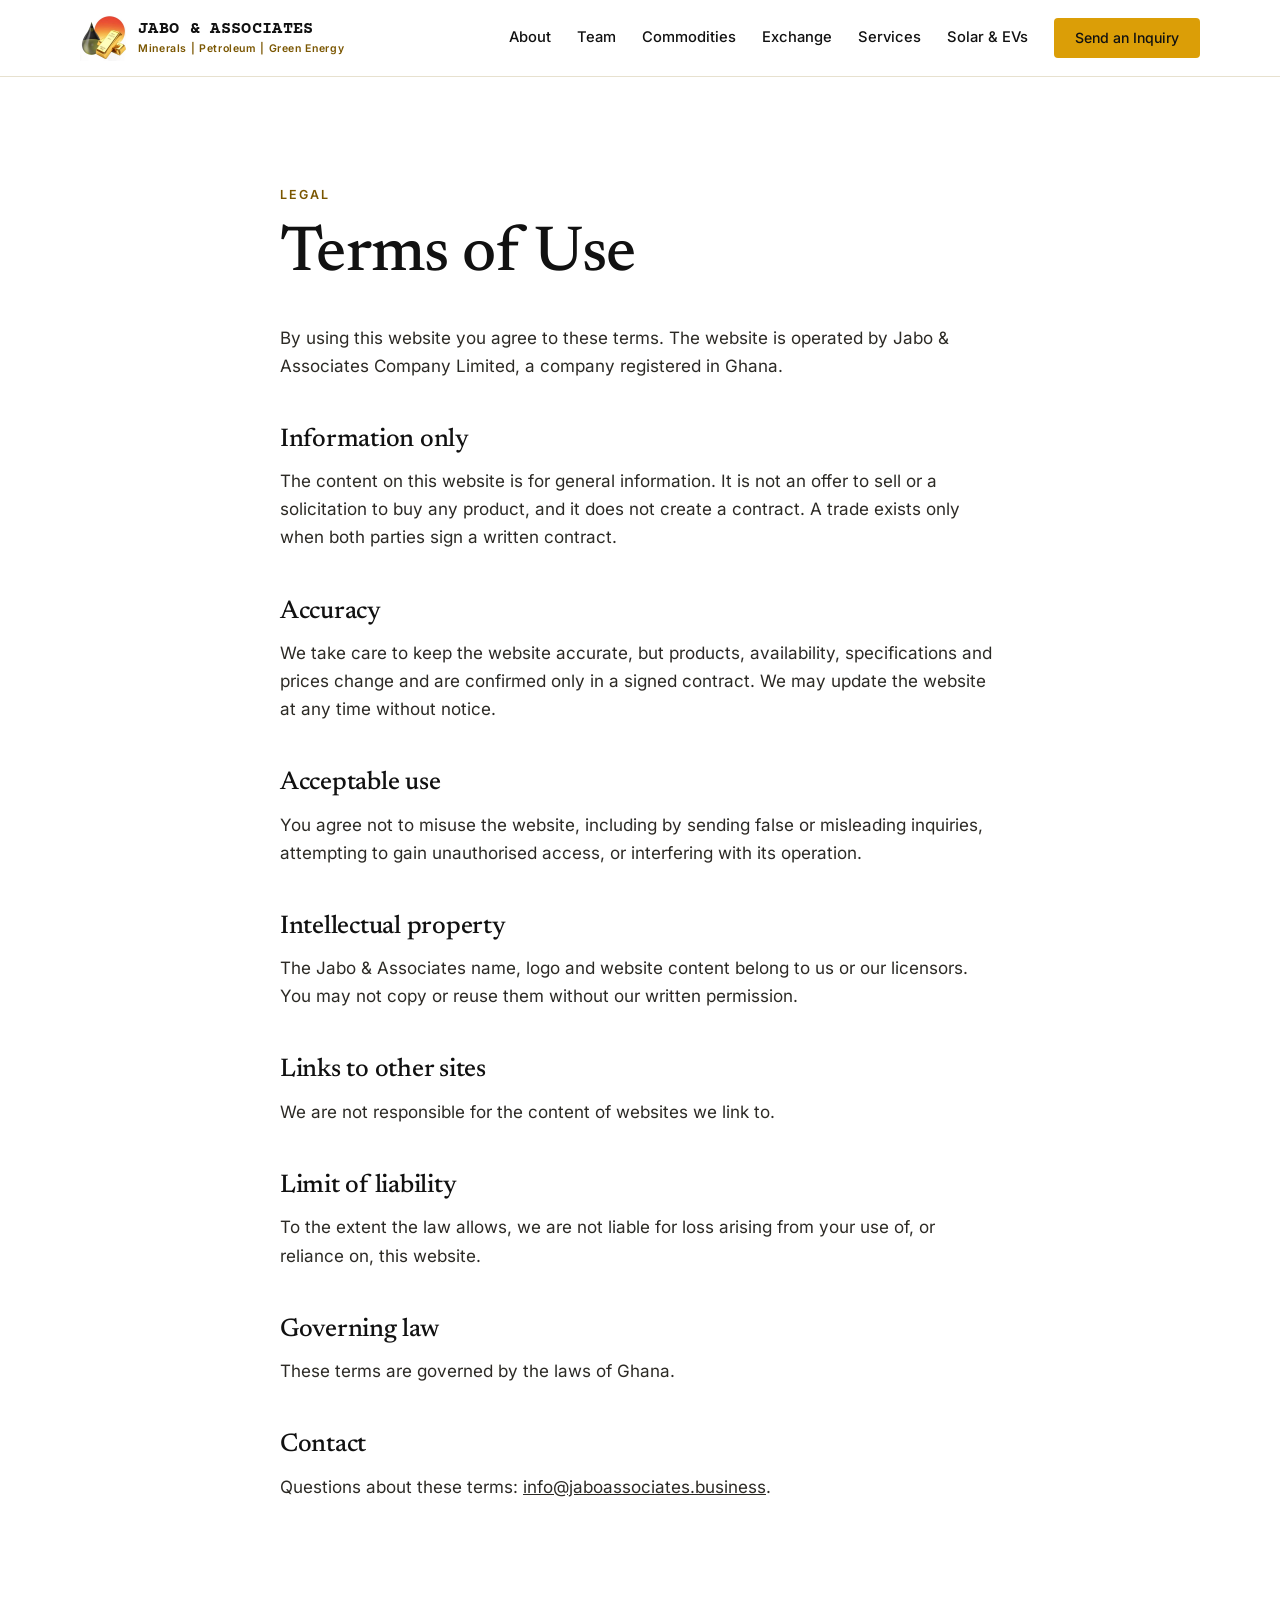
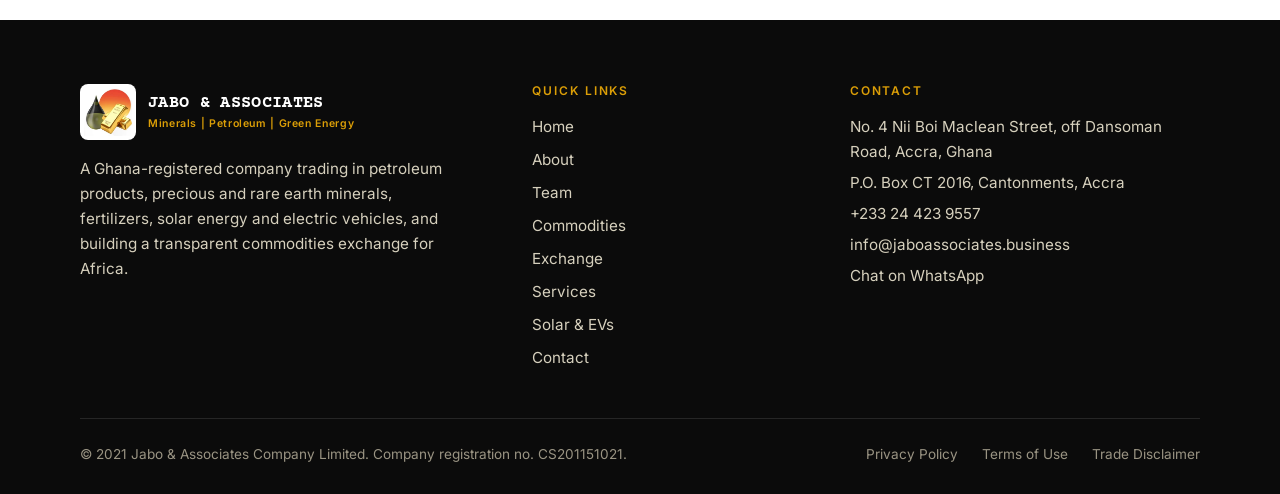
<file: site/terms.html>
<!doctype html>
<html lang="en">
<head>
  <meta charset="utf-8">
  <meta name="viewport" content="width=device-width, initial-scale=1">
  <title>Terms of Use | Jabo &amp; Associates</title>
  <meta name="description" content="Terms for using the Jabo &amp; Associates website.">
  <link rel="canonical" href="https://jaboassociates.business/terms.html">
  <meta name="theme-color" content="#111111">
  <meta property="og:type" content="website">
  <meta property="og:site_name" content="Jabo &amp; Associates">
  <meta property="og:title" content="Terms of Use | Jabo &amp; Associates">
  <meta property="og:description" content="Terms for using the Jabo &amp; Associates website.">
  <meta property="og:url" content="https://jaboassociates.business/terms.html">
  <meta property="og:image" content="https://jaboassociates.business/images/og.jpg">
  <meta name="twitter:card" content="summary_large_image">
  <meta name="twitter:title" content="Terms of Use | Jabo &amp; Associates">
  <meta name="twitter:description" content="Terms for using the Jabo &amp; Associates website.">
  <meta name="twitter:image" content="https://jaboassociates.business/images/og.jpg">
  <link rel="icon" href="favicon.ico" sizes="any">
  <link rel="icon" type="image/png" sizes="32x32" href="images/favicon-32.png">
  <link rel="icon" type="image/png" sizes="16x16" href="images/favicon-16.png">
  <link rel="apple-touch-icon" sizes="180x180" href="images/apple-touch-icon.png">
  <link rel="preload" href="fonts/newsreader-latin-wght-normal.woff2" as="font" type="font/woff2" crossorigin>
  <link rel="preload" href="fonts/inter-latin-wght-normal.woff2" as="font" type="font/woff2" crossorigin>
  <link rel="stylesheet" href="css/styles.css">
  <script src="js/main.js" defer></script>
</head>
<body>
  <a class="skip" href="#main">Skip to content</a>
<header class="site-header">
  <div class="container header-inner">
    <a class="brand" href="index.html" aria-label="Jabo &amp; Associates home">
      <img src="images/logo-mark.webp" alt="" width="46" height="46">
      <span class="brand-text">
        <span class="brand-name">Jabo &amp; Associates</span>
        <span class="brand-tag">Minerals | Petroleum | Green Energy</span>
      </span>
    </a>
    <button class="menu-toggle" type="button" aria-expanded="false" aria-controls="site-nav">Menu</button>
    <nav class="nav" id="site-nav" aria-label="Main" data-open="false">
        <a href="about.html">About</a>
        <a href="team.html">Team</a>
        <a href="products.html">Commodities</a>
        <a href="exchange.html">Exchange</a>
        <a href="services.html">Services</a>
        <a href="solar-ev.html">Solar &amp; EVs</a>
        <a class="btn btn--gold" href="contact.html">Send an Inquiry</a>
    </nav>
  </div>
</header>
  <main id="main">
<!-- DRAFT: have a Ghanaian lawyer review before launch. -->
    <section class="section">
      <div class="container narrow prose">
        <span class="eyebrow">Legal</span>
        <h1>Terms of Use</h1>
        <p>By using this website you agree to these terms. The website is operated by Jabo &amp; Associates Company Limited, a company registered in Ghana.</p>

        <h2>Information only</h2>
        <p>The content on this website is for general information. It is not an offer to sell or a solicitation to buy any product, and it does not create a contract. A trade exists only when both parties sign a written contract.</p>

        <h2>Accuracy</h2>
        <p>We take care to keep the website accurate, but products, availability, specifications and prices change and are confirmed only in a signed contract. We may update the website at any time without notice.</p>

        <h2>Acceptable use</h2>
        <p>You agree not to misuse the website, including by sending false or misleading inquiries, attempting to gain unauthorised access, or interfering with its operation.</p>

        <h2>Intellectual property</h2>
        <p>The Jabo &amp; Associates name, logo and website content belong to us or our licensors. You may not copy or reuse them without our written permission.</p>

        <h2>Links to other sites</h2>
        <p>We are not responsible for the content of websites we link to.</p>

        <h2>Limit of liability</h2>
        <p>To the extent the law allows, we are not liable for loss arising from your use of, or reliance on, this website.</p>

        <h2>Governing law</h2>
        <p>These terms are governed by the laws of Ghana.</p>

        <h2>Contact</h2>
        <p>Questions about these terms: <a href="mailto:info@jaboassociates.business">info@jaboassociates.business</a>.</p>
      </div>
    </section>
  </main>
<footer class="site-footer">
  <div class="container">
    <div class="footer-grid">
      <div>
        <div class="footer-brand">
          <div class="logo-tile"><img src="images/logo-mark.webp" alt="" width="48" height="48"></div>
          <div class="brand-text">
            <span class="brand-name">Jabo &amp; Associates</span>
            <span class="brand-tag">Minerals | Petroleum | Green Energy</span>
          </div>
        </div>
        <p style="max-width: 380px">
          A Ghana-registered company trading in petroleum products, precious and rare earth minerals, fertilizers, solar energy and electric vehicles, and building a transparent commodities exchange for Africa.
        </p>
      </div>
      <div>
        <h4>Quick links</h4>
        <ul>
          <li><a href="index.html">Home</a></li>
          <li><a href="about.html">About</a></li>
          <li><a href="team.html">Team</a></li>
          <li><a href="products.html">Commodities</a></li>
          <li><a href="exchange.html">Exchange</a></li>
          <li><a href="services.html">Services</a></li>
          <li><a href="solar-ev.html">Solar &amp; EVs</a></li>
          <li><a href="contact.html">Contact</a></li>
        </ul>
      </div>
      <div>
        <h4>Contact</h4>
        <address>
          <span>No. 4 Nii Boi Maclean Street, off Dansoman Road, Accra, Ghana</span>
          <span>P.O. Box CT 2016, Cantonments, Accra</span>
          <a href="tel:+233244239557">+233 24 423 9557</a>
          <a href="mailto:info@jaboassociates.business">info@jaboassociates.business</a>
          <a href="https://wa.me/233244239557?text=Hello%20Jabo%20%26%20Associates%2C%20I%20would%20like%20to%20make%20an%20inquiry." target="_blank" rel="noopener">Chat on WhatsApp</a>
        </address>
      </div>
    </div>
    <div class="footer-bottom">
      <span>&copy; 2021 Jabo &amp; Associates Company Limited. Company registration no. CS201151021.</span>
      <ul>
        <li><a href="privacy.html">Privacy Policy</a></li>
        <li><a href="terms.html">Terms of Use</a></li>
        <li><a href="disclaimer.html">Trade Disclaimer</a></li>
      </ul>
    </div>
  </div>
</footer>
  <a class="wa-float" href="https://wa.me/233244239557?text=Hello%20Jabo%20%26%20Associates%2C%20I%20would%20like%20to%20make%20an%20inquiry." target="_blank" rel="noopener" aria-label="Chat with us on WhatsApp">
    <svg viewBox="0 0 32 32" fill="currentColor" aria-hidden="true"><path d="M16.02 3C8.83 3 3 8.83 3 16.02c0 2.3.6 4.55 1.75 6.53L3 29l6.62-1.73a13 13 0 0 0 6.4 1.64h.01C23.2 28.91 29 23.08 29 15.9 29 12.5 27.67 9.3 25.26 6.9A12.9 12.9 0 0 0 16.02 3Zm0 23.7h-.01a10.8 10.8 0 0 1-5.5-1.5l-.4-.23-3.93 1.03 1.05-3.83-.26-.4a10.7 10.7 0 0 1-1.65-5.75c0-5.95 4.85-10.8 10.82-10.8 2.88 0 5.6 1.13 7.63 3.17a10.7 10.7 0 0 1 3.16 7.64c0 5.96-4.86 10.67-10.9 10.67Zm5.93-8.1c-.33-.16-1.93-.95-2.23-1.06-.3-.11-.52-.16-.74.17-.22.32-.85 1.06-1.04 1.28-.19.22-.38.24-.7.08-.33-.16-1.38-.51-2.63-1.62-.97-.87-1.63-1.94-1.82-2.27-.19-.33-.02-.5.14-.66.15-.15.33-.38.49-.57.16-.19.22-.33.33-.55.11-.22.05-.41-.03-.57-.08-.16-.74-1.78-1.01-2.44-.27-.64-.54-.55-.74-.56h-.63c-.22 0-.57.08-.87.41-.3.33-1.14 1.11-1.14 2.72 0 1.6 1.17 3.15 1.33 3.37.16.22 2.3 3.5 5.56 4.91.78.33 1.38.53 1.85.68.78.25 1.49.21 2.05.13.63-.09 1.93-.79 2.2-1.55.27-.76.27-1.41.19-1.55-.08-.14-.3-.22-.63-.38Z"/></svg>
  </a>
</body>
</html>
</file>
<file: site/css/styles.css>
@font-face {
  font-family: 'Inter';
  src: url('../fonts/inter-latin-wght-normal.woff2') format('woff2');
  font-weight: 100 900;
  font-style: normal;
  font-display: swap;
}
@font-face {
  font-family: 'Newsreader';
  src: url('../fonts/newsreader-latin-wght-normal.woff2') format('woff2');
  font-weight: 200 800;
  font-style: normal;
  font-display: swap;
}
@font-face {
  font-family: 'Courier Prime';
  src: url('../fonts/courier-prime-latin-700-normal.woff2') format('woff2');
  font-weight: 700;
  font-style: normal;
  font-display: swap;
}

:root {
  --gold: #db9e07;
  --gold-deep: #7a5600;
  --red: #ea4932;
  --ink: #111111;
  --cream: #faf7ed;
  --white: #ffffff;
  --muted: #58554b;
  --line: #e7e1cf;
  --serif: 'Newsreader', Georgia, 'Times New Roman', serif;
  --sans: 'Inter', system-ui, -apple-system, 'Segoe UI', Roboto, sans-serif;
  --radius: 4px;
  --shadow: 0 1px 2px rgba(17, 17, 17, 0.06), 0 8px 24px rgba(17, 17, 17, 0.06);
}

*, *::before, *::after { box-sizing: border-box; }
html { scroll-behavior: smooth; -webkit-text-size-adjust: 100%; }
body {
  margin: 0;
  font-family: var(--sans);
  font-size: 1.0625rem;
  line-height: 1.65;
  color: var(--ink);
  background: var(--white);
}
img { max-width: 100%; height: auto; display: block; }
a { color: inherit; }
h1, h2, h3, h4 { font-family: var(--serif); font-weight: 500; line-height: 1.12; letter-spacing: -0.01em; margin: 0 0 0.5em; }
h1 { font-size: clamp(2.4rem, 5.4vw, 4rem); }
h2 { font-size: clamp(1.8rem, 3.4vw, 2.6rem); }
h3 { font-size: 1.4rem; }
p { margin: 0 0 1em; }
:focus-visible { outline: 3px solid var(--gold); outline-offset: 3px; }
.skip { position: absolute; left: -999px; top: 8px; background: var(--ink); color: #fff; padding: 8px 14px; z-index: 100; }
.skip:focus { left: 8px; }

.container { width: 100%; max-width: 1160px; margin: 0 auto; padding: 0 20px; }
@media (max-width: 480px) { .container { padding: 0 16px; } }
.narrow { max-width: 760px; }

.section { padding: clamp(56px, 8vw, 104px) 0; }
.section--cream { background: var(--cream); }
.section--dark { background: var(--ink); color: #f3efe3; }
.section--dark .muted { color: #b9b3a1; }
.section-head { max-width: 720px; margin-bottom: clamp(28px, 4vw, 48px); }
.section-head p { color: var(--muted); font-size: 1.15rem; }
.section--dark .section-head p { color: #b9b3a1; }
.muted { color: var(--muted); }
.small { font-size: 0.875rem; }

.eyebrow {
  display: inline-block;
  font-family: var(--sans);
  font-size: 0.78rem;
  font-weight: 600;
  letter-spacing: 0.16em;
  text-transform: uppercase;
  color: var(--gold-deep);
  margin-bottom: 14px;
}
.section--dark .eyebrow, .hero .eyebrow, .page-hero .eyebrow { color: var(--gold); }

.btn {
  display: inline-flex; align-items: center; justify-content: center; gap: 8px;
  padding: 14px 26px; border-radius: var(--radius);
  font: 600 0.95rem/1.2 var(--sans); text-decoration: none; cursor: pointer;
  border: 1.5px solid transparent; transition: background 0.15s, color 0.15s, border-color 0.15s, transform 0.15s;
}
.btn:hover { transform: translateY(-1px); }
.btn--gold { background: var(--gold); color: var(--ink); }
.btn--gold:hover { background: #efb11d; }
.btn--dark { background: var(--ink); color: #fff; }
.btn--dark:hover { background: #2a2a2a; }
.btn--outline { border-color: currentColor; color: inherit; background: transparent; }
.btn--outline:hover { background: rgba(255, 255, 255, 0.1); }
.section:not(.section--dark) .btn--outline:hover { background: rgba(17, 17, 17, 0.06); }
.btn-row { display: flex; flex-wrap: wrap; gap: 12px; margin-top: 28px; }

/* Header */
.site-header { position: sticky; top: 0; z-index: 50; background: rgba(255, 255, 255, 0.96); backdrop-filter: blur(8px); border-bottom: 1px solid var(--line); }
.header-inner { display: flex; align-items: center; justify-content: space-between; gap: 20px; min-height: 76px; }
.brand { display: flex; align-items: center; gap: 12px; text-decoration: none; }
.brand img { width: 46px; height: 46px; mix-blend-mode: multiply; object-fit: contain; }
.brand-text { display: flex; flex-direction: column; line-height: 1.1; }
.brand-name { font-family: 'Courier Prime', 'Courier New', ui-monospace, monospace; font-weight: 700; font-size: 1.05rem; letter-spacing: 0.02em; text-transform: uppercase; }
.brand-tag { font-size: 0.66rem; font-weight: 600; letter-spacing: 0.06em; color: var(--gold-deep); margin-top: 4px; white-space: nowrap; }
.nav { display: flex; align-items: center; gap: 26px; }
.nav a { text-decoration: none; font-size: 0.92rem; font-weight: 500; padding: 6px 0; border-bottom: 2px solid transparent; }
.nav a:hover, .nav a[aria-current='page'] { border-bottom-color: var(--gold); }
.nav .btn { padding: 11px 20px; font-size: 0.88rem; border-bottom: 1.5px solid transparent; }
.menu-toggle { display: none; background: none; border: 1.5px solid var(--ink); border-radius: var(--radius); padding: 9px 14px; font: 600 0.85rem var(--sans); cursor: pointer; }
@media (max-width: 1040px) {
  .menu-toggle { display: inline-block; }
  .nav { display: none; position: absolute; left: 0; right: 0; top: 100%; flex-direction: column; align-items: stretch; gap: 0; background: #fff; border-bottom: 1px solid var(--line); padding: 8px 20px 20px; }
  .nav[data-open='true'] { display: flex; }
  .nav a { padding: 14px 0; border-bottom: 1px solid var(--line); }
  .nav .btn { margin-top: 16px; border-bottom: 0; }
}
@media (max-width: 400px) { .brand-tag { display: none; } }

/* Hero */
.hero { position: relative; color: #fff; background: var(--ink); overflow: hidden; isolation: isolate; }
.hero-bg, .page-hero-bg { position: absolute; inset: 0; z-index: -2; }
.hero-bg img, .page-hero-bg img { width: 100%; height: 100%; object-fit: cover; }
.hero::after, .page-hero::after { content: ''; position: absolute; inset: 0; z-index: -1; background: linear-gradient(90deg, rgba(17, 17, 17, 0.82) 0%, rgba(17, 17, 17, 0.5) 42%, rgba(17, 17, 17, 0.06) 78%); }
@media (max-width: 760px) { .hero::after, .page-hero::after { background: linear-gradient(180deg, rgba(17, 17, 17, 0.72), rgba(17, 17, 17, 0.5)); } }
.hero h1, .hero .lead, .page-hero h1, .page-hero .lead { text-shadow: 0 1px 24px rgba(0, 0, 0, 0.35); }
.hero { min-height: min(88vh, 780px); display: flex; align-items: center; }
.hero > .container { width: 100%; }
.hero-inner { padding: clamp(88px, 12vw, 150px) 0; max-width: 780px; }
.hero h1 { color: #fff; }
.hero .lead { font-size: clamp(1.1rem, 1.6vw, 1.3rem); color: #e8e3d3; max-width: 640px; }
.page-hero { position: relative; color: #fff; background: var(--ink); isolation: isolate; overflow: hidden; }
.page-hero-inner { padding: clamp(88px, 12vw, 168px) 0 clamp(72px, 10vw, 136px); max-width: 780px; }
.page-hero h1 { font-size: clamp(2.2rem, 4.6vw, 3.4rem); color: #fff; }
.page-hero .lead { font-size: 1.2rem; color: #e8e3d3; margin: 0; }

/* Stats */
.stats { display: grid; grid-template-columns: repeat(4, 1fr); border-top: 1px solid var(--line); border-bottom: 1px solid var(--line); }
.stat { padding: 30px 20px; border-right: 1px solid var(--line); }
.stat:last-child { border-right: 0; }
.stat strong { display: block; font-family: var(--serif); font-size: clamp(1.7rem, 3vw, 2.4rem); font-weight: 500; line-height: 1.1; }
.stat span { color: var(--muted); font-size: 0.9rem; }
@media (max-width: 760px) { .stats { grid-template-columns: 1fr 1fr; } .stat:nth-child(2) { border-right: 0; } .stat:nth-child(-n + 2) { border-bottom: 1px solid var(--line); } }

/* Grids and cards */
.grid { display: grid; gap: 24px; }
.grid-2 { grid-template-columns: repeat(2, 1fr); }
.grid-3 { grid-template-columns: repeat(3, 1fr); }
.grid-4 { grid-template-columns: repeat(4, 1fr); }
@media (max-width: 980px) { .grid-4, .grid-3 { grid-template-columns: repeat(2, 1fr); } }
@media (max-width: 640px) { .grid-4, .grid-3, .grid-2 { grid-template-columns: 1fr; } }

.card { background: #fff; border: 1px solid var(--line); border-radius: var(--radius); overflow: hidden; display: flex; flex-direction: column; }
.card-media { aspect-ratio: 4 / 3; overflow: hidden; background: var(--cream); }
.card-media img { width: 100%; height: 100%; object-fit: cover; transition: transform 0.4s; }
.card:hover .card-media img { transform: scale(1.03); }
.card-body { padding: 24px; display: flex; flex-direction: column; flex: 1; }
.card-body h3 { font-size: 1.35rem; margin-bottom: 0.4em; }
.card-body p { color: var(--muted); font-size: 0.98rem; }
.card-body .link { margin-top: auto; }
.card--plain { padding: 28px; }
.card--plain h3 { font-size: 1.3rem; }
.card--plain p { color: var(--muted); margin: 0; font-size: 0.98rem; }
.card--plain .num { font-family: var(--serif); font-size: 2.2rem; color: var(--gold-deep); line-height: 1; display: block; margin-bottom: 14px; }
.link { font-weight: 600; font-size: 0.95rem; text-decoration: none; border-bottom: 2px solid var(--gold); padding-bottom: 2px; align-self: flex-start; }
.link:hover { border-bottom-color: var(--ink); }

/* Split layout */
.split { display: grid; grid-template-columns: 1fr 1fr; gap: clamp(32px, 6vw, 80px); align-items: center; }
.split--top { align-items: start; }
.split-media { border-radius: var(--radius); overflow: hidden; }
.split-media img { width: 100%; height: 100%; object-fit: cover; }
@media (max-width: 860px) { .split { grid-template-columns: 1fr; } }

.rule { width: 56px; height: 3px; background: var(--gold); border: 0; margin: 0 0 24px; }
.list { list-style: none; margin: 0; padding: 0; }
.list li { padding: 16px 0; border-bottom: 1px solid var(--line); }
.list li:first-child { border-top: 1px solid var(--line); }
.list strong { font-family: var(--serif); font-size: 1.2rem; font-weight: 600; display: block; margin-bottom: 2px; }
.list span { color: var(--muted); }
.notice { border-left: 3px solid var(--gold); background: var(--cream); padding: 16px 20px; font-size: 0.98rem; }

/* Table */
.table-wrap { overflow-x: auto; border: 1px solid var(--line); border-radius: var(--radius); }
table { width: 100%; border-collapse: collapse; background: #fff; min-width: 560px; }
th, td { text-align: left; padding: 18px 22px; vertical-align: top; border-bottom: 1px solid var(--line); }
tr:last-child th, tr:last-child td { border-bottom: 0; }
th { width: 26%; font-family: var(--serif); font-size: 1.15rem; font-weight: 600; background: var(--cream); }
@media (max-width: 640px) {
  table { min-width: 0; }
  table, tbody, tr, th, td { display: block; width: 100%; }
  th { border-bottom: 0; padding-bottom: 8px; }
  td { padding-top: 12px; }
}
td ul { margin: 0; padding: 0; list-style: none; display: flex; flex-wrap: wrap; gap: 8px; }
td li { background: var(--cream); border: 1px solid var(--line); border-radius: 999px; padding: 4px 14px; font-size: 0.9rem; }

/* Steps */
.steps { display: grid; grid-template-columns: repeat(4, 1fr); gap: 0; counter-reset: step; }
.step { padding: 8px 28px 8px 0; position: relative; }
.step::before { counter-increment: step; content: '0' counter(step); font-family: var(--serif); font-size: 2.6rem; color: var(--gold); display: block; line-height: 1; margin-bottom: 12px; }
.step h3 { font-size: 1.3rem; }
.step p { color: #b9b3a1; margin: 0; font-size: 0.97rem; }
@media (max-width: 860px) { .steps { grid-template-columns: 1fr 1fr; row-gap: 32px; } }
@media (max-width: 520px) { .steps { grid-template-columns: 1fr; } }

/* Team */
.team-card { background: #fff; border: 1px solid var(--line); border-radius: var(--radius); display: flex; flex-direction: column; }
.team-photo { aspect-ratio: 1 / 1; background: linear-gradient(160deg, #efe7cf, #f7f1de); display: grid; place-items: center; overflow: hidden; }
.team-photo img { width: 100%; height: 100%; object-fit: cover; object-position: center 20%; }
.team-photo .initials { font-family: var(--serif); font-size: 3.4rem; color: var(--gold-deep); letter-spacing: 0.04em; }
.team-body { padding: 24px; display: flex; flex-direction: column; flex: 1; }
.team-body h3 { font-size: 1.35rem; margin-bottom: 4px; }
.team-title { font-size: 0.82rem; font-weight: 600; letter-spacing: 0.06em; text-transform: uppercase; color: var(--gold-deep); margin-bottom: 14px; }
.team-body p { color: var(--muted); font-size: 0.97rem; }
.team-body .btn { margin-top: auto; align-self: flex-start; padding: 11px 20px; font-size: 0.88rem; }
dialog.bio { border: 0; border-radius: var(--radius); padding: 0; width: min(720px, calc(100vw - 32px)); max-height: calc(100vh - 48px); box-shadow: 0 24px 80px rgba(0, 0, 0, 0.35); }
dialog.bio::backdrop { background: rgba(17, 17, 17, 0.6); }
.bio-inner { padding: clamp(24px, 4vw, 44px); }
.bio-head { display: flex; gap: 20px; align-items: center; margin-bottom: 20px; padding-right: 48px; }
.bio-head .team-photo { width: 92px; height: 92px; aspect-ratio: auto; border-radius: 50%; flex: none; }
.bio-head .team-photo .initials { font-size: 1.8rem; }
.bio-head h2 { font-size: 1.7rem; margin: 0 0 4px; }
.bio-head .team-title { margin: 0; }
.bio-close { position: absolute; top: 14px; right: 14px; width: 40px; height: 40px; border-radius: 50%; border: 1.5px solid var(--line); background: #fff; font-size: 1.3rem; line-height: 1; cursor: pointer; }
.bio-close:hover { border-color: var(--ink); }
.bio-inner p { color: #2c2a25; }

/* CTA band */
.cta-band { background: var(--ink); color: #fff; padding: clamp(48px, 7vw, 80px) 0; position: relative; overflow: hidden; }
.cta-band::before { content: ''; position: absolute; right: -80px; top: -80px; width: 320px; height: 320px; border-radius: 50%; background: radial-gradient(circle at 30% 30%, var(--red), transparent 70%); opacity: 0.35; }
.cta-inner { display: flex; justify-content: space-between; align-items: center; gap: 32px; flex-wrap: wrap; position: relative; }
.cta-inner h2 { margin: 0 0 8px; font-size: clamp(1.7rem, 3vw, 2.3rem); }
.cta-inner p { margin: 0; color: #cfc9b6; max-width: 620px; }

/* Footer */
.site-footer { background: #0b0b0b; color: #d6d0bd; padding: 64px 0 28px; font-size: 0.95rem; }
.footer-grid { display: grid; grid-template-columns: 1.5fr 1fr 1.3fr; gap: 48px; }
.footer-brand { display: flex; align-items: center; gap: 12px; margin-bottom: 16px; }
.footer-brand .logo-tile { background: #fff; border-radius: 8px; padding: 4px; width: 56px; height: 56px; }
.footer-brand img { width: 100%; height: 100%; object-fit: contain; }
.footer-brand .brand-name { color: #fff; }
.footer-brand .brand-tag { color: var(--gold); }
.site-footer h4 { font-family: var(--sans); font-size: 0.75rem; font-weight: 600; letter-spacing: 0.16em; text-transform: uppercase; color: var(--gold); margin-bottom: 16px; }
.site-footer ul { list-style: none; padding: 0; margin: 0; display: grid; gap: 8px; }
.site-footer a { text-decoration: none; }
.site-footer a:hover { color: #fff; text-decoration: underline; text-decoration-color: var(--gold); text-underline-offset: 4px; }
.site-footer address { font-style: normal; display: grid; gap: 6px; }
.footer-bottom { margin-top: 48px; padding-top: 24px; border-top: 1px solid #262626; display: flex; flex-wrap: wrap; gap: 12px 32px; justify-content: space-between; font-size: 0.85rem; color: #9a9483; }
.footer-bottom ul { display: flex; flex-wrap: wrap; gap: 8px 24px; }
@media (max-width: 860px) { .footer-grid { grid-template-columns: 1fr 1fr; } .footer-grid > :first-child { grid-column: 1 / -1; } }
@media (max-width: 520px) { .footer-grid { grid-template-columns: 1fr; gap: 32px; } }

/* Floating WhatsApp (mobile) */
.wa-float { position: fixed; right: 16px; bottom: 16px; z-index: 60; width: 58px; height: 58px; border-radius: 50%; background: #25d366; color: #fff; display: none; place-items: center; box-shadow: 0 6px 20px rgba(0, 0, 0, 0.3); }
.wa-float svg { width: 32px; height: 32px; }
@media (max-width: 860px) { .wa-float { display: grid; } }

/* Forms */
.form { display: grid; gap: 20px; }
.form-row { display: grid; grid-template-columns: 1fr 1fr; gap: 20px; }
@media (max-width: 640px) { .form-row { grid-template-columns: 1fr; } }
.field { display: grid; gap: 6px; }
.field label, .field legend { font-size: 0.88rem; font-weight: 600; }
.field .req { color: var(--red); }
.field .hint { font-size: 0.82rem; color: var(--muted); font-weight: 400; }
input, select, textarea { width: 100%; font: inherit; font-size: 1rem; padding: 13px 14px; border: 1.5px solid #cfc8b2; border-radius: var(--radius); background: #fff; color: var(--ink); }
input:focus, select:focus, textarea:focus { outline: 3px solid rgba(219, 158, 7, 0.4); border-color: var(--gold); }
textarea { min-height: 140px; resize: vertical; }
.qty { display: grid; grid-template-columns: 1.4fr 1fr; gap: 10px; }
[hidden] { display: none !important; }
.hp { position: absolute; left: -9999px; height: 0; overflow: hidden; }
.form-status { padding: 16px 20px; border-radius: var(--radius); font-weight: 500; }
.form-status--ok { background: #eaf6ec; border: 1px solid #a9d6b1; color: #17451f; }
.form-status--err { background: #fdeceb; border: 1px solid #f0b3ac; color: #6b1a12; }
.contact-panel { background: var(--cream); border: 1px solid var(--line); border-radius: var(--radius); padding: 32px; display: grid; gap: 24px; align-content: start; }
.contact-panel h3 { font-size: 1.15rem; margin-bottom: 6px; }
.contact-panel p, .contact-panel address { margin: 0; font-style: normal; color: var(--muted); }
.map { border: 0; width: 100%; height: 320px; border-radius: var(--radius); background: var(--cream); }
.contact-layout { display: grid; grid-template-columns: 1.5fr 1fr; gap: clamp(32px, 5vw, 64px); align-items: start; }
@media (max-width: 980px) { .contact-layout { grid-template-columns: 1fr; } }

.prose h2 { font-size: 1.6rem; margin-top: 1.8em; }
.prose p, .prose li { color: #2c2a25; }

/* ---------- Image-led components ---------- */

/* Photo tiles (home: business areas) */
.tiles { display: grid; grid-template-columns: repeat(4, 1fr); gap: 12px; }
@media (max-width: 980px) { .tiles { grid-template-columns: repeat(2, 1fr); } }
@media (max-width: 520px) { .tiles { grid-template-columns: 1fr; } }
.tile { position: relative; display: flex; align-items: flex-end; aspect-ratio: 2 / 3; overflow: hidden; border-radius: var(--radius); color: #fff; text-decoration: none; isolation: isolate; background: var(--ink); }
@media (max-width: 520px) { .tile { aspect-ratio: 4 / 4.6; } }
.tile > img { position: absolute; inset: 0; width: 100%; height: 100%; object-fit: cover; z-index: -2; transition: transform 0.7s ease; }
.tile::after { content: ''; position: absolute; inset: 0; z-index: -1; background: linear-gradient(180deg, rgba(17, 17, 17, 0) 22%, rgba(17, 17, 17, 0.62) 52%, rgba(17, 17, 17, 0.94) 100%); }
.tile:hover > img { transform: scale(1.06); }
.tile-body { padding: 26px; }
.tile h3 { color: #fff; font-size: 1.55rem; margin-bottom: 0.3em; text-shadow: 0 1px 12px rgba(0, 0, 0, 0.5); }
.tile p { color: #f0ecdd; font-size: 0.95rem; margin: 0 0 16px; text-shadow: 0 1px 8px rgba(0, 0, 0, 0.5); }
.tile .more { display: inline-block; font-weight: 600; font-size: 0.9rem; border-bottom: 2px solid var(--gold); padding-bottom: 2px; }

/* Full-width photo sections */
.section--photo { position: relative; isolation: isolate; overflow: hidden; background: var(--ink); color: #fff; }
.section--photo > .band-bg { position: absolute; inset: 0; width: 100%; height: 100%; object-fit: cover; z-index: -2; }
.section--photo::after { content: ''; position: absolute; inset: 0; z-index: -1; background: rgba(17, 17, 17, 0.66); }
.section--photo.soft::after { background: linear-gradient(90deg, rgba(17, 17, 17, 0.72), rgba(17, 17, 17, 0.35)); }
@media (max-width: 760px) { .section--photo.soft::after { background: rgba(17, 17, 17, 0.62); } }
.section--photo .eyebrow { color: var(--gold); }
.section--photo h2, .section--photo h3 { color: #fff; }
.section--photo .section-head p, .section--photo p { color: #e6e1d1; }
.band { padding: clamp(96px, 13vw, 176px) 0; }
.band h2 { font-size: clamp(2.2rem, 5vw, 3.6rem); max-width: 760px; }
.band .lead { font-size: 1.2rem; max-width: 620px; }

/* Glass cards on photos */
.glass { background: rgba(17, 17, 17, 0.55); backdrop-filter: blur(8px); -webkit-backdrop-filter: blur(8px); border: 1px solid rgba(255, 255, 255, 0.18); border-radius: var(--radius); padding: 28px; color: #fff; }
.glass h3 { color: #fff; font-size: 1.3rem; }
.glass p { color: #e6e1d1; margin: 0; font-size: 0.98rem; }
.glass .num { font-family: var(--serif); font-size: 2.2rem; color: var(--gold); line-height: 1; display: block; margin-bottom: 14px; }
.glass .eyebrow { color: var(--gold); }

/* Two-image collage */
.collage { position: relative; padding: 0 clamp(24px, 6vw, 56px) clamp(40px, 8vw, 72px) 0; }
.collage .main { border-radius: var(--radius); overflow: hidden; aspect-ratio: 4 / 4.6; }
.collage .main img, .collage .accent img { width: 100%; height: 100%; object-fit: cover; }
.collage .accent { position: absolute; right: 0; bottom: 0; width: 48%; aspect-ratio: 1; border: 8px solid var(--cream); border-radius: var(--radius); overflow: hidden; }

/* Mosaic gallery */
.mosaic { display: grid; grid-template-columns: repeat(4, 1fr); grid-auto-rows: clamp(150px, 19vw, 250px); gap: 8px; }
.mosaic figure { position: relative; margin: 0; overflow: hidden; border-radius: var(--radius); background: var(--ink); }
.mosaic img { width: 100%; height: 100%; object-fit: cover; transition: transform 0.7s ease; }
.mosaic figure:hover img { transform: scale(1.05); }
.mosaic figure::after { content: ''; position: absolute; inset: 0; background: linear-gradient(180deg, rgba(17, 17, 17, 0) 55%, rgba(17, 17, 17, 0.7) 100%); pointer-events: none; }
.mosaic figcaption { position: absolute; left: 14px; bottom: 12px; z-index: 1; color: #fff; font-size: 0.72rem; font-weight: 600; letter-spacing: 0.14em; text-transform: uppercase; }
.mosaic .tall { grid-row: span 2; }
.mosaic .wide { grid-column: span 2; }
@media (max-width: 760px) { .mosaic { grid-template-columns: repeat(2, 1fr); } .mosaic .wide { grid-column: span 1; } .mosaic figure:last-child { grid-column: span 2; } }

/* Equal photo strip */
.strip { display: grid; grid-template-columns: repeat(4, 1fr); gap: 8px; }
.strip--3 { grid-template-columns: repeat(3, 1fr); }
.strip figure { margin: 0; overflow: hidden; border-radius: var(--radius); aspect-ratio: 3 / 4; background: var(--ink); }
.strip--3 figure { aspect-ratio: 4 / 5; }
.strip img { width: 100%; height: 100%; object-fit: cover; transition: transform 0.7s ease; }
.strip figure:hover img { transform: scale(1.05); }
@media (max-width: 760px) { .strip { grid-template-columns: repeat(2, 1fr); } .strip--3 { grid-template-columns: 1fr 1fr 1fr; gap: 6px; } .strip--3 figure { aspect-ratio: 3 / 5; } }

/* Split media a little taller, numbered feature rows */
.split-media img { aspect-ratio: 4 / 3.6; }
.feature-num { font-family: var(--serif); font-size: 1.1rem; color: var(--gold-deep); letter-spacing: 0.08em; display: block; margin-bottom: 10px; }
@media (min-width: 861px) { .split--reverse > :first-child { order: 2; } }

/* CTA band with a photo */
.cta-band { isolation: isolate; }
.cta-band > .band-bg { position: absolute; inset: 0; width: 100%; height: 100%; object-fit: cover; z-index: -2; }
.cta-band--photo { padding: clamp(80px, 11vw, 140px) 0; }
.cta-band--photo::after { content: ''; position: absolute; inset: 0; z-index: -1; background: linear-gradient(90deg, rgba(17, 17, 17, 0.88) 0%, rgba(17, 17, 17, 0.55) 100%); }
.cta-band--photo::before { display: none; }

/* People (home leadership) */
.people { display: grid; grid-template-columns: repeat(3, 1fr); gap: 32px 28px; }
@media (max-width: 860px) { .people { grid-template-columns: 1fr 1fr; } }
@media (max-width: 560px) { .people { grid-template-columns: 1fr; } }
.person { display: flex; gap: 16px; align-items: center; }
.avatar { width: 76px; height: 76px; border-radius: 50%; overflow: hidden; flex: none; background: linear-gradient(160deg, #efe7cf, #f7f1de); display: grid; place-items: center; }
.avatar img { width: 100%; height: 100%; object-fit: cover; object-position: center 20%; }
.avatar .initials { font-family: var(--serif); font-size: 1.5rem; color: var(--gold-deep); }
.person h3 { font-size: 1.2rem; margin-bottom: 2px; }
.person .team-title { margin: 0; font-size: 0.74rem; }

/* Respect the visitor's reduced-motion setting */
@media (prefers-reduced-motion: reduce) {
  html { scroll-behavior: auto; }
  *, *::before, *::after { transition: none !important; animation: none !important; }
}
</file>
